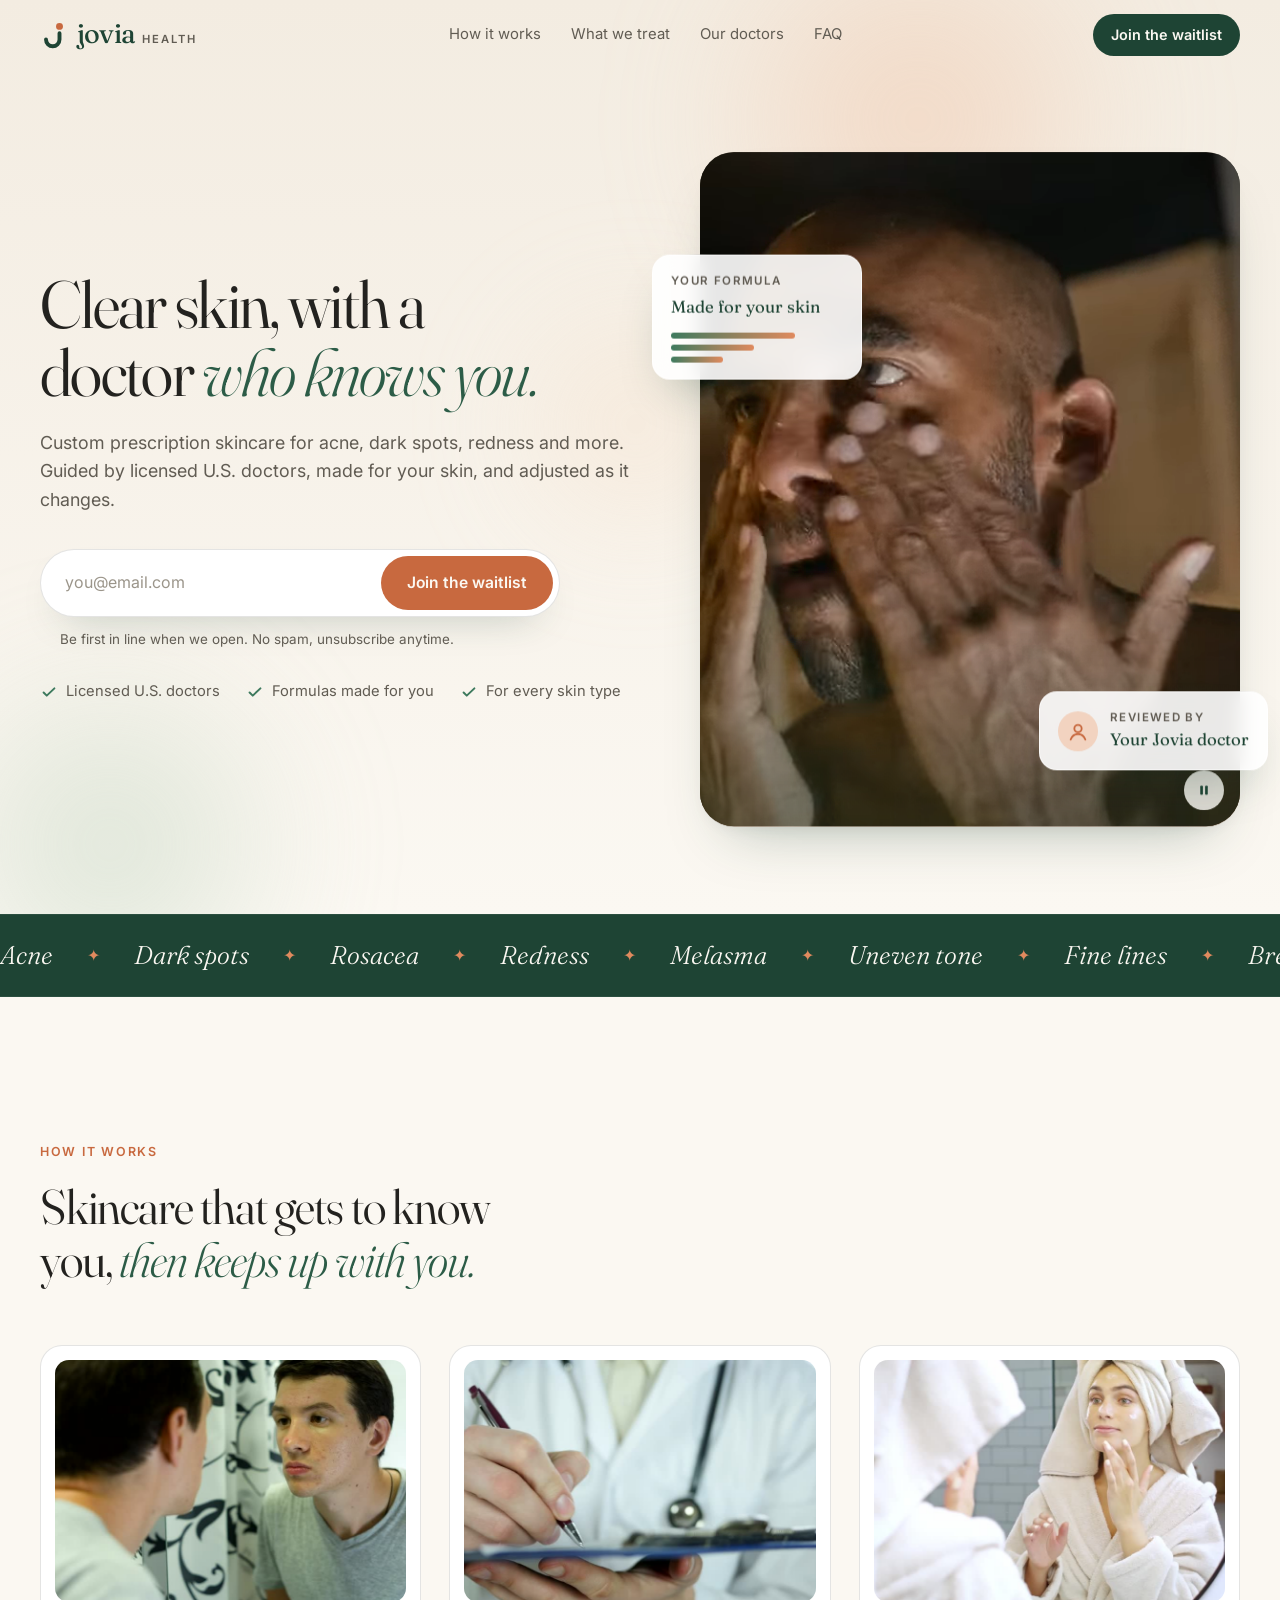
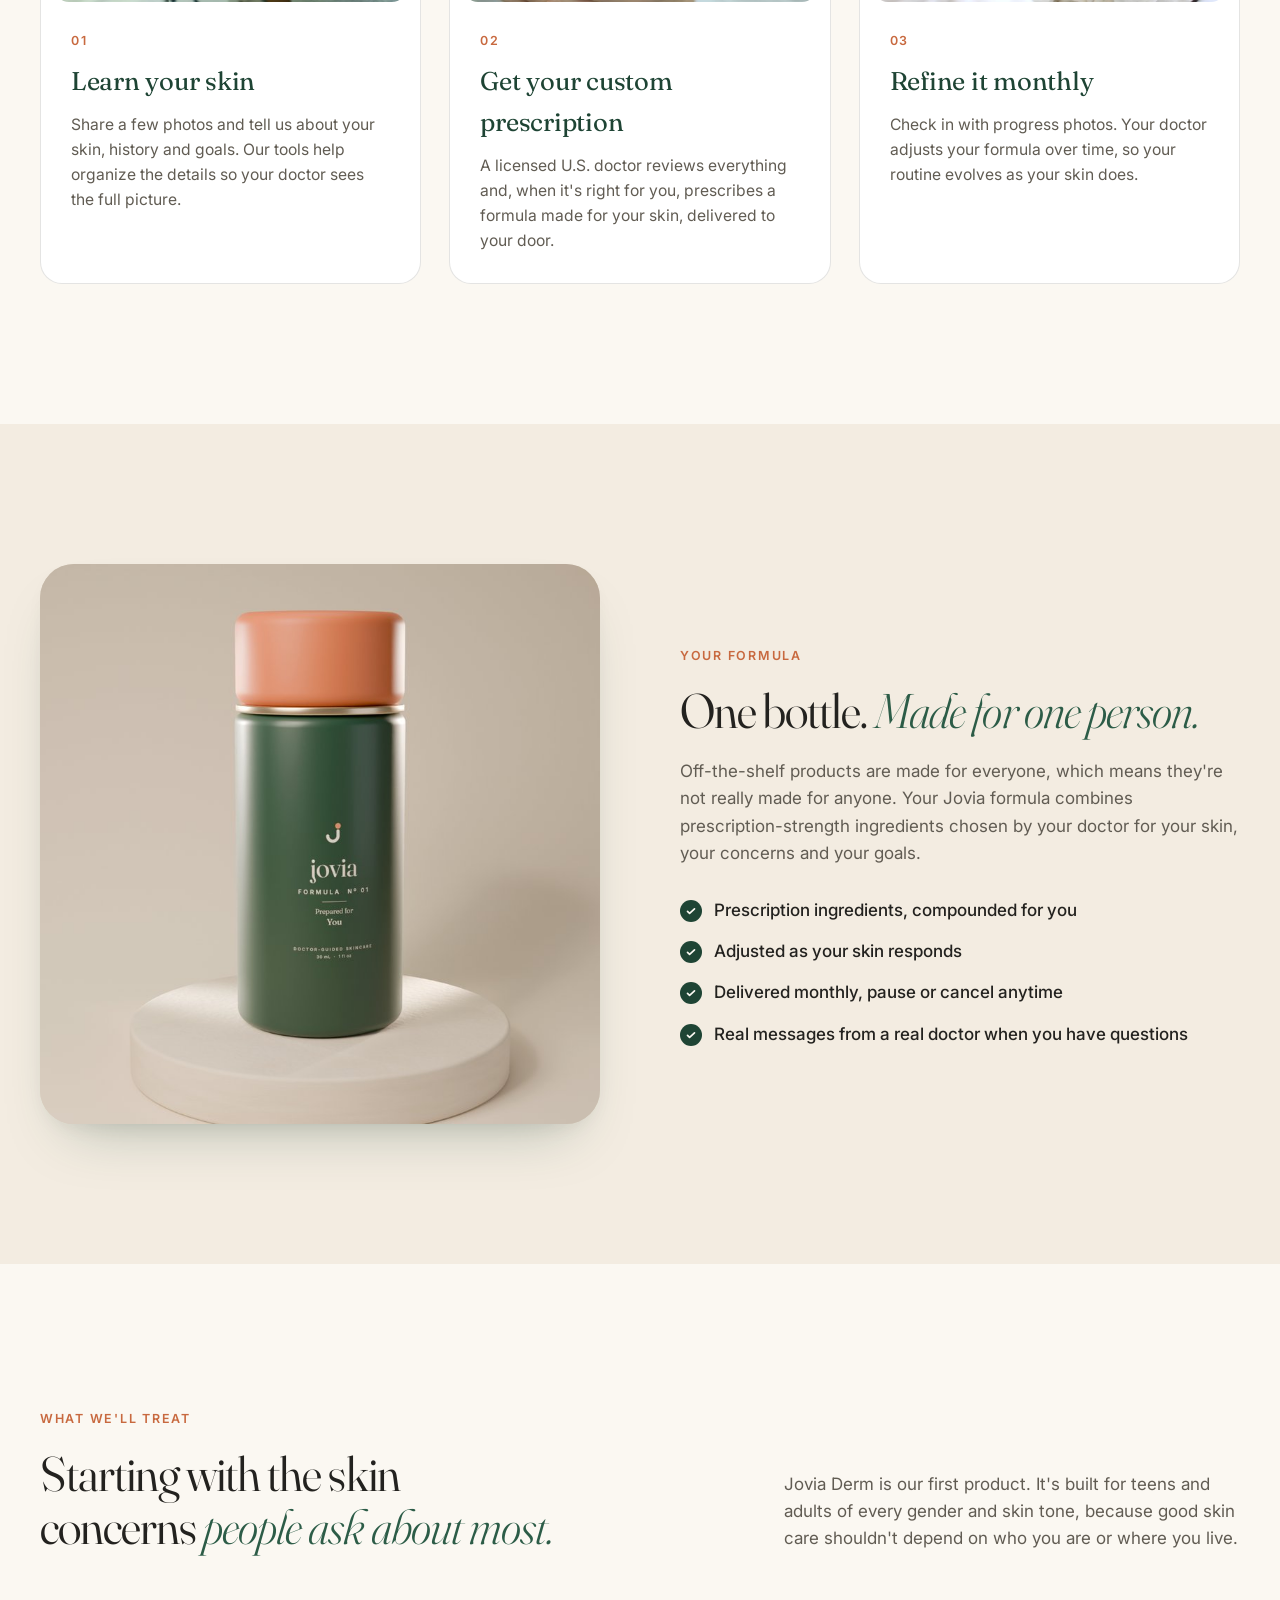
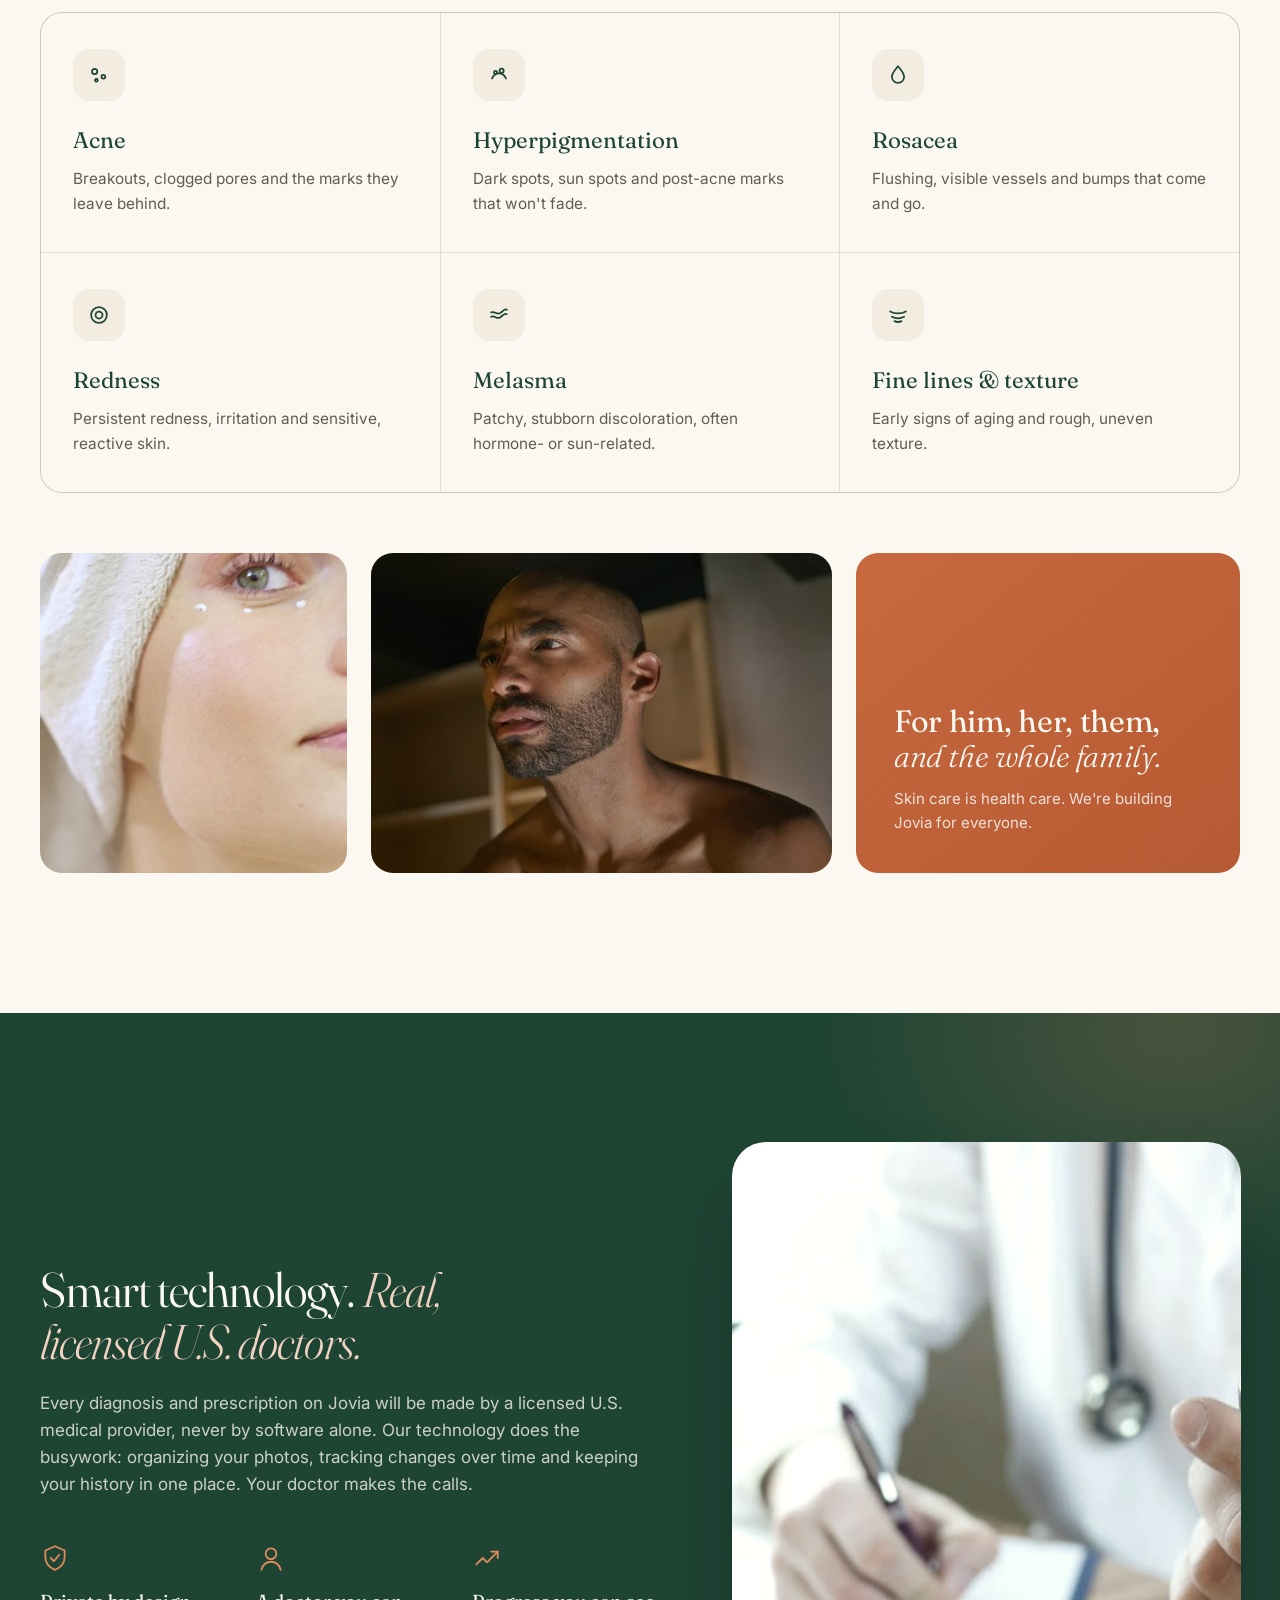
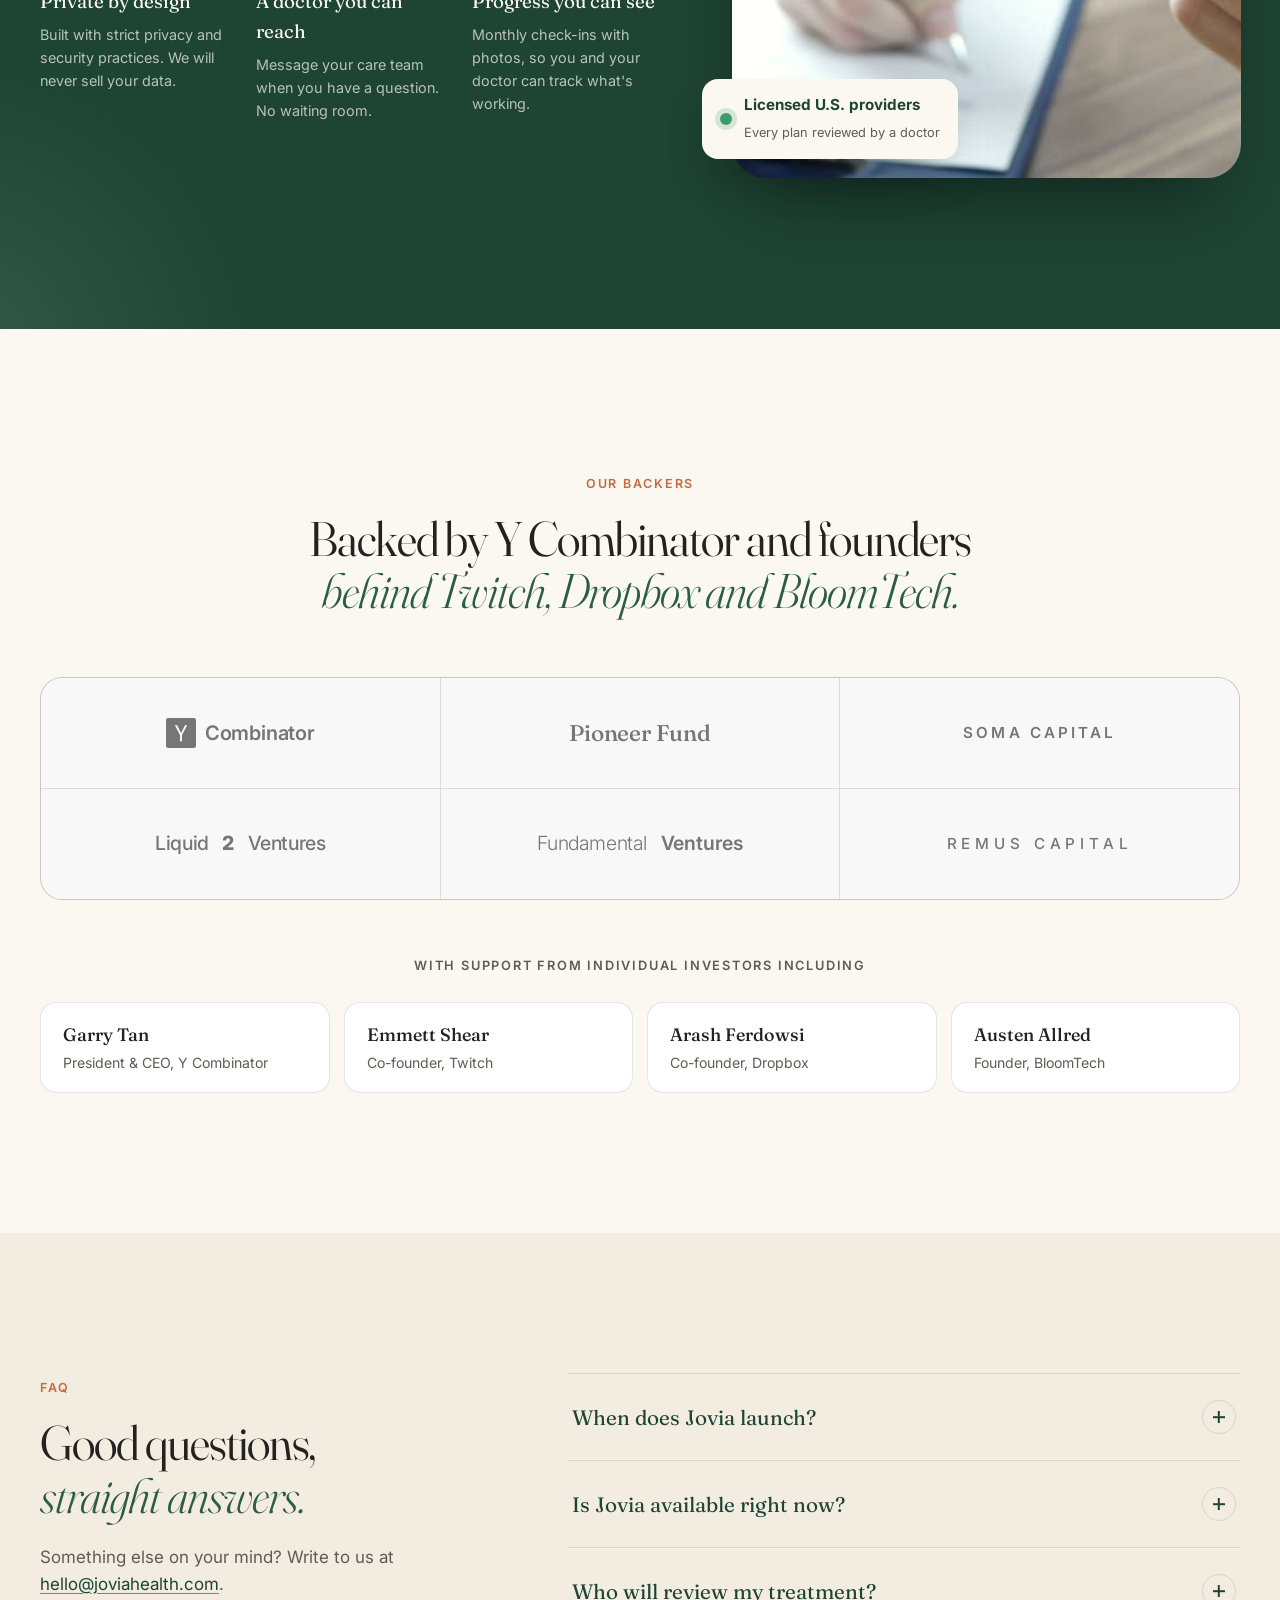
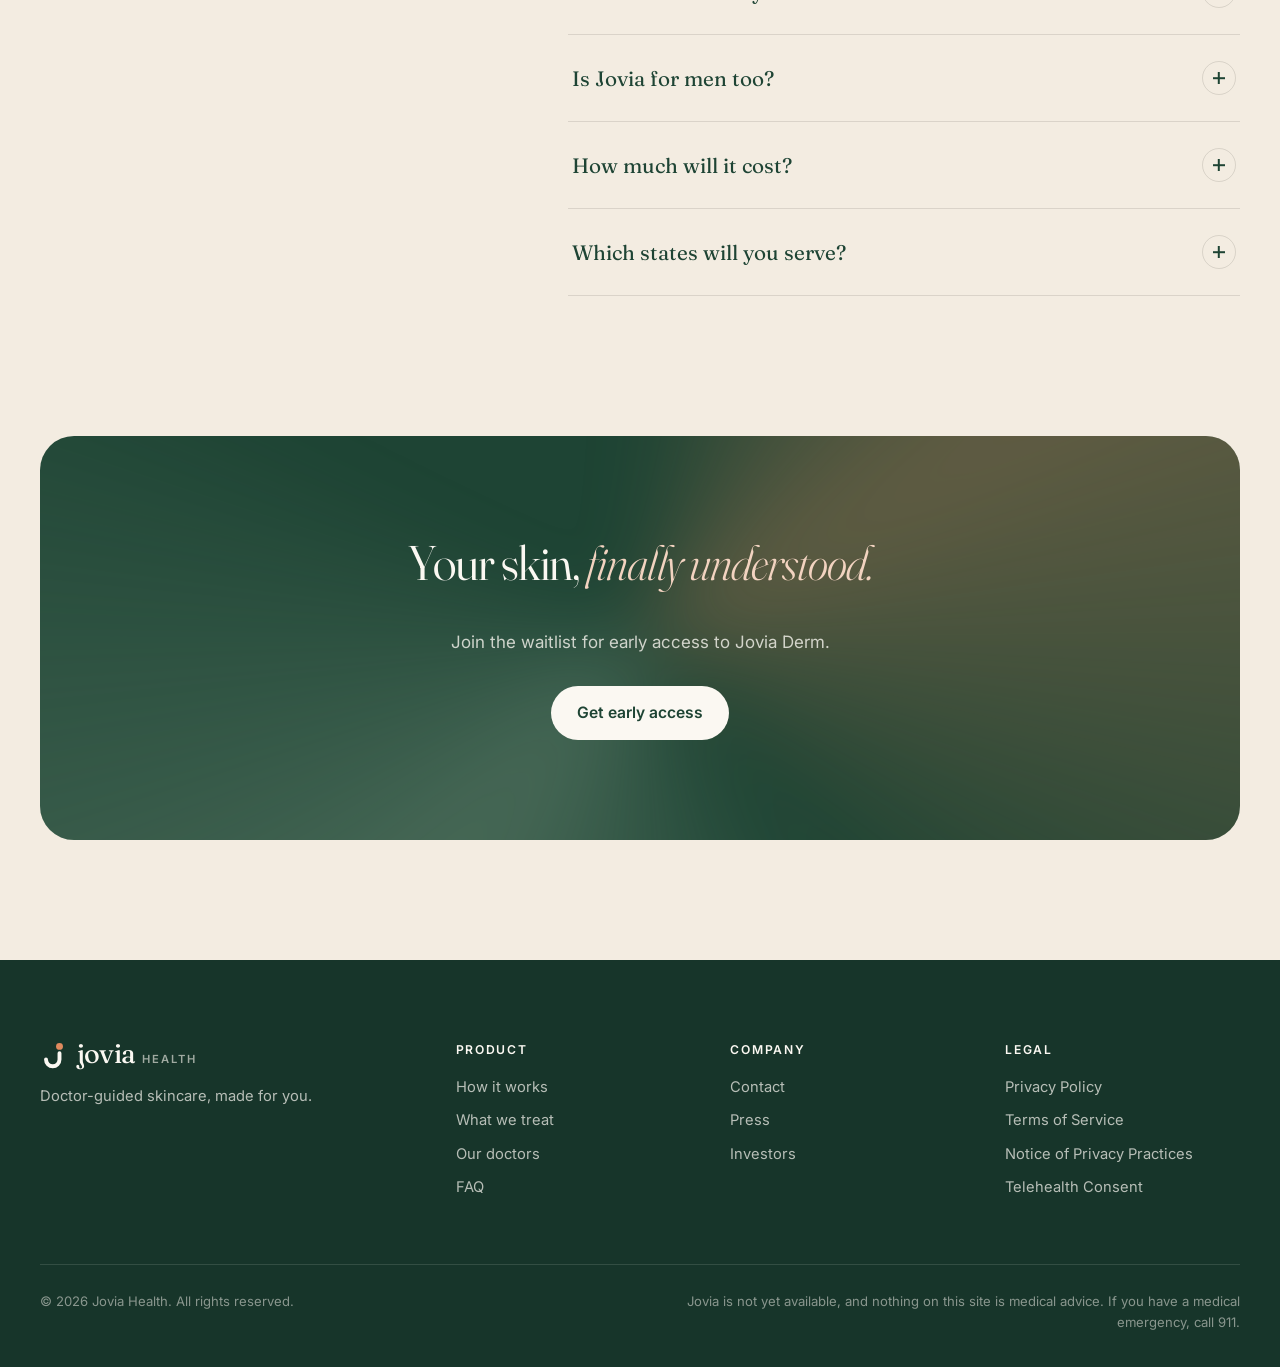
<file: index.html>
<!doctype html>
<html lang="en">
<head>
  <meta charset="utf-8">
  <meta name="viewport" content="width=device-width, initial-scale=1, viewport-fit=cover">
  <title>Jovia Health · Doctor-guided prescription skincare. Join the waitlist</title>
  <meta name="description" content="Jovia Derm is custom prescription skincare for acne, hyperpigmentation, rosacea, redness and melasma, guided by licensed U.S. doctors and refined as your skin changes. Join the waitlist.">
  <link rel="canonical" href="https://joviahealth.com/">
  <meta name="theme-color" content="#1E4434">
  <meta property="og:type" content="website">
  <meta property="og:site_name" content="Jovia Health">
  <meta property="og:title" content="Jovia Health · Skincare that knows you. Join the waitlist.">
  <meta property="og:description" content="Custom prescription skincare, guided by licensed U.S. doctors and refined as your skin changes. Join the waitlist.">
  <meta property="og:url" content="https://joviahealth.com/">
  <meta property="og:image" content="https://joviahealth.com/assets/og-image.jpg">
  <meta property="og:image:width" content="1200">
  <meta property="og:image:height" content="630">
  <meta name="twitter:card" content="summary_large_image">
  <meta name="twitter:title" content="Jovia Health · Skincare that knows you. Join the waitlist.">
  <meta name="twitter:description" content="Custom prescription skincare, guided by licensed U.S. doctors. Join the waitlist.">
  <meta name="twitter:image" content="https://joviahealth.com/assets/og-image.jpg">
  <link rel="icon" href="/favicon.svg" type="image/svg+xml">
  <link rel="icon" href="/favicon-32.png" sizes="32x32" type="image/png">
  <link rel="apple-touch-icon" href="/apple-touch-icon.png">
  <link rel="manifest" href="/site.webmanifest">
  <link rel="preconnect" href="https://fonts.googleapis.com">
  <link rel="preconnect" href="https://fonts.gstatic.com" crossorigin>
  <link href="https://fonts.googleapis.com/css2?family=Fraunces:ital,opsz,wght@0,9..144,300..600;1,9..144,300..500&family=Inter:wght@400;500;600&display=swap" rel="stylesheet">
  <link rel="preload" as="image" href="/assets/img/hero-poster.jpg">
  <link rel="stylesheet" href="/styles.css">
  <script type="application/ld+json">
  {"@context":"https://schema.org","@type":"Organization","name":"Jovia Health","url":"https://joviahealth.com","logo":"https://joviahealth.com/apple-touch-icon.png"}
  </script>
</head>
<body>
<a class="skip" href="#main">Skip to content</a>

<header class="nav" id="top">
  <div class="nav__inner">
    <a class="brand" href="#top" aria-label="Jovia Health home">
      <svg class="brand__mark" viewBox="0 0 40 40" aria-hidden="true"><circle cx="26" cy="8.5" r="4.6" fill="var(--clay)"/><path d="M26 17.5v8.5a9 9 0 0 1-18 0" stroke="currentColor" stroke-width="5.2" stroke-linecap="round" fill="none"/></svg>
      <span class="brand__word">jovia</span><span class="brand__tag">health</span>
    </a>
    <nav class="nav__links" aria-label="Primary">
      <a href="#how">How it works</a>
      <a href="#conditions">What we treat</a>
      <a href="#doctors">Our doctors</a>
      <a href="#faq">FAQ</a>
    </nav>
    <a class="btn btn--small btn--dark" href="#waitlist">Join the waitlist</a>
  </div>
</header>

<main id="main">

  <!-- HERO -->
  <section class="hero" aria-labelledby="hero-title">
    <div class="hero__bg" aria-hidden="true">
      <span class="blob blob--a"></span><span class="blob blob--b"></span><span class="blob blob--c"></span>
    </div>
    <div class="wrap hero__grid">
      <div class="hero__copy">
        <h1 id="hero-title" class="display reveal" data-delay="1">Clear skin, with a doctor <em>who knows you.</em></h1>
        <p class="lede reveal" data-delay="2">Custom prescription skincare for acne, dark spots, redness and more. Guided by licensed U.S. doctors, made for your skin, and adjusted as it changes.</p>

        <form class="waitlist reveal" data-delay="3" id="waitlist" novalidate aria-describedby="waitlist-note">
          <!--
            WAITLIST BACKEND: front-end only for now.
            To go live, set WAITLIST_ENDPOINT in /main.js to your Formspree form URL
            (e.g. https://formspree.io/f/xxxxxxx) or a Mailchimp/ConvertKit/serverless endpoint.
            The form posts { email, source } as JSON. See submitWaitlist() in main.js.
          -->
          <label class="sr-only" for="email">Email address</label>
          <div class="waitlist__field">
            <input id="email" name="email" type="email" inputmode="email" autocomplete="email" placeholder="you@email.com" required>
            <button class="btn btn--clay" type="submit"><span class="btn__label">Join the waitlist</span><span class="btn__spinner" aria-hidden="true"></span></button>
          </div>
          <p class="waitlist__note" id="waitlist-note">Be first in line when we open. No spam, unsubscribe anytime.</p>
          <p class="waitlist__error" role="alert" aria-live="assertive"></p>
          <div class="waitlist__success" role="status" aria-live="polite" tabindex="-1">
            <svg viewBox="0 0 24 24" aria-hidden="true"><circle cx="12" cy="12" r="11"/><path d="M7 12.5l3.2 3.2L17 9"/></svg>
            <div><strong>You're on the list.</strong><span>We'll email you as soon as Jovia opens in your state.</span></div>
          </div>
        </form>

        <ul class="hero__points reveal" data-delay="4" aria-label="Highlights">
          <li><svg viewBox="0 0 20 20" aria-hidden="true"><path d="M4 10.5l3.5 3.5L16 6"/></svg>Licensed U.S. doctors</li>
          <li><svg viewBox="0 0 20 20" aria-hidden="true"><path d="M4 10.5l3.5 3.5L16 6"/></svg>Formulas made for you</li>
          <li><svg viewBox="0 0 20 20" aria-hidden="true"><path d="M4 10.5l3.5 3.5L16 6"/></svg>For every skin type</li>
        </ul>
      </div>

      <div class="hero__media reveal" data-delay="2">
        <div class="hero__frame" data-parallax="0.06">
          <video class="hero__video" autoplay muted loop playsinline preload="metadata" poster="/assets/img/hero-poster.jpg" aria-label="People of different ages and genders caring for their skin">
            <source src="/assets/video/hero.webm" type="video/webm">
            <source src="/assets/video/hero.mp4" type="video/mp4">
          </video>
          <button class="video-toggle" type="button" aria-label="Pause background video" aria-pressed="false">
            <svg class="i-pause" viewBox="0 0 24 24" aria-hidden="true"><rect x="7" y="6" width="3.5" height="12" rx="1"/><rect x="13.5" y="6" width="3.5" height="12" rx="1"/></svg>
            <svg class="i-play" viewBox="0 0 24 24" aria-hidden="true"><path d="M8 6l10 6-10 6z"/></svg>
          </button>
        </div>
        <div class="float-card float-card--rx" data-parallax="-0.08" aria-hidden="true">
          <span class="float-card__k">Your formula</span>
          <span class="float-card__v">Made for your skin</span>
          <span class="float-card__bars"><i style="--w:72%"></i><i style="--w:48%"></i><i style="--w:30%"></i></span>
        </div>
        <div class="float-card float-card--doc" data-parallax="0.1" aria-hidden="true">
          <span class="avatar"><svg viewBox="0 0 24 24"><circle cx="12" cy="9" r="4"/><path d="M4 21c1.5-4 4.5-6 8-6s6.5 2 8 6"/></svg></span>
          <span><span class="float-card__k">Reviewed by</span><span class="float-card__v">Your Jovia doctor</span></span>
        </div>
      </div>
    </div>
  </section>

  <!-- MARQUEE -->
  <div class="marquee" aria-hidden="true">
    <div class="marquee__track">
      <span>Acne</span><i>✦</i><span>Dark spots</span><i>✦</i><span>Rosacea</span><i>✦</i><span>Redness</span><i>✦</i><span>Melasma</span><i>✦</i><span>Uneven tone</span><i>✦</i><span>Fine lines</span><i>✦</i><span>Breakouts</span><i>✦</i>
      <span>Acne</span><i>✦</i><span>Dark spots</span><i>✦</i><span>Rosacea</span><i>✦</i><span>Redness</span><i>✦</i><span>Melasma</span><i>✦</i><span>Uneven tone</span><i>✦</i><span>Fine lines</span><i>✦</i><span>Breakouts</span><i>✦</i>
    </div>
  </div>

  <!-- HOW IT WORKS -->
  <section class="section how" id="how" aria-labelledby="how-title">
    <div class="wrap">
      <div class="section__head">
        <p class="eyebrow reveal">How it works</p>
        <h2 id="how-title" class="h2 reveal" data-delay="1">Skincare that gets to know you, <em>then keeps up with you.</em></h2>
      </div>
      <ol class="steps">
        <li class="step reveal" data-delay="1">
          <figure class="step__img"><img src="/assets/img/learn.jpg" alt="A man looking closely at his skin in the bathroom mirror" loading="lazy" width="900" height="506"></figure>
          <span class="step__n">01</span>
          <h3>Learn your skin</h3>
          <p>Share a few photos and tell us about your skin, history and goals. Our tools help organize the details so your doctor sees the full picture.</p>
        </li>
        <li class="step reveal" data-delay="2">
          <figure class="step__img"><img src="/assets/img/prescribe.jpg" alt="A doctor writing notes on a clipboard" loading="lazy" width="900" height="506"></figure>
          <span class="step__n">02</span>
          <h3>Get your custom prescription</h3>
          <p>A licensed U.S. doctor reviews everything and, when it's right for you, prescribes a formula made for your skin, delivered to your door.</p>
        </li>
        <li class="step reveal" data-delay="3">
          <figure class="step__img"><img src="/assets/img/refine.jpg" alt="A woman in a bathrobe checking her skin in a round mirror" loading="lazy" width="900" height="506"></figure>
          <span class="step__n">03</span>
          <h3>Refine it monthly</h3>
          <p>Check in with progress photos. Your doctor adjusts your formula over time, so your routine evolves as your skin does.</p>
        </li>
      </ol>
    </div>
  </section>

  <!-- FORMULA FEATURE -->
  <section class="section formula" aria-labelledby="formula-title">
    <div class="wrap formula__grid">
      <div class="formula__visual reveal">
        <img class="formula__img" src="/assets/img/formula-bottle.jpg" srcset="/assets/img/formula-bottle-800.jpg 800w, /assets/img/formula-bottle.jpg 1230w" sizes="(max-width:1080px) 92vw, 560px" alt="A matte green Jovia bottle with a clay-colored cap, labeled Formula Nº 01, Prepared for You" loading="lazy" width="1230" height="1230">
      </div>
      <div class="formula__copy">
        <p class="eyebrow reveal">Your formula</p>
        <h2 id="formula-title" class="h2 reveal" data-delay="1">One bottle. <em>Made for one person.</em></h2>
        <p class="body reveal" data-delay="2">Off-the-shelf products are made for everyone, which means they're not really made for anyone. Your Jovia formula combines prescription-strength ingredients chosen by your doctor for your skin, your concerns and your goals.</p>
        <ul class="ticks reveal" data-delay="3">
          <li>Prescription ingredients, compounded for you</li>
          <li>Adjusted as your skin responds</li>
          <li>Delivered monthly, pause or cancel anytime</li>
          <li>Real messages from a real doctor when you have questions</li>
        </ul>
      </div>
    </div>
  </section>

  <!-- CONDITIONS -->
  <section class="section conditions" id="conditions" aria-labelledby="cond-title">
    <div class="wrap">
      <div class="section__head section__head--split">
        <div>
          <p class="eyebrow reveal">What we'll treat</p>
          <h2 id="cond-title" class="h2 reveal" data-delay="1">Starting with the skin concerns <em>people ask about most.</em></h2>
        </div>
        <p class="body reveal" data-delay="2">Jovia Derm is our first product. It's built for teens and adults of every gender and skin tone, because good skin care shouldn't depend on who you are or where you live.</p>
      </div>
      <div class="cond-grid">
        <article class="cond reveal" data-delay="1"><span class="cond__icon" aria-hidden="true"><svg viewBox="0 0 32 32"><circle cx="11" cy="12" r="3"/><circle cx="21" cy="18" r="2.2"/><circle cx="13" cy="22" r="1.6"/></svg></span><h3>Acne</h3><p>Breakouts, clogged pores and the marks they leave behind.</p></article>
        <article class="cond reveal" data-delay="2"><span class="cond__icon" aria-hidden="true"><svg viewBox="0 0 32 32"><path d="M8 20c3-8 13-8 16 0"/><circle cx="12" cy="13" r="1.8"/><circle cx="19" cy="11" r="2.4"/></svg></span><h3>Hyperpigmentation</h3><p>Dark spots, sun spots and post-acne marks that won't fade.</p></article>
        <article class="cond reveal" data-delay="3"><span class="cond__icon" aria-hidden="true"><svg viewBox="0 0 32 32"><path d="M16 6c4 5 7 8 7 12a7 7 0 0 1-14 0c0-4 3-7 7-12z"/></svg></span><h3>Rosacea</h3><p>Flushing, visible vessels and bumps that come and go.</p></article>
        <article class="cond reveal" data-delay="1"><span class="cond__icon" aria-hidden="true"><svg viewBox="0 0 32 32"><circle cx="16" cy="16" r="9"/><circle cx="16" cy="16" r="4"/></svg></span><h3>Redness</h3><p>Persistent redness, irritation and sensitive, reactive skin.</p></article>
        <article class="cond reveal" data-delay="2"><span class="cond__icon" aria-hidden="true"><svg viewBox="0 0 32 32"><path d="M7 18c4-2 6 3 10 1s5-6 8-4"/><path d="M7 13c4-2 6 3 10 1s5-6 8-4"/></svg></span><h3>Melasma</h3><p>Patchy, stubborn discoloration, often hormone- or sun-related.</p></article>
        <article class="cond reveal" data-delay="3"><span class="cond__icon" aria-hidden="true"><svg viewBox="0 0 32 32"><path d="M7 12c5 3 13 3 18 0"/><path d="M9 18c4 2 10 2 14 0"/><path d="M12 23c2 1 6 1 8 0"/></svg></span><h3>Fine lines &amp; texture</h3><p>Early signs of aging and rough, uneven texture.</p></article>
      </div>

      <div class="people" aria-label="Jovia is for everyone">
        <figure class="people__item people__item--tall reveal" data-delay="1"><img src="/assets/img/woman-cream.jpg" alt="A young woman applying cream under her eye" loading="lazy"></figure>
        <figure class="people__item reveal" data-delay="2"><img src="/assets/img/man-apply.jpg" alt="A man with a beard examining his skin in soft light" loading="lazy"></figure>
        <figure class="people__quote reveal" data-delay="3">
          <p>For him, her, them, <em>and the whole family.</em></p>
          <span>Skin care is health care. We're building Jovia for everyone.</span>
        </figure>
      </div>
    </div>
  </section>

  <!-- DOCTORS / TRUST -->
  <section class="section doctors" id="doctors" aria-labelledby="doc-title">
    <div class="doctors__bg" aria-hidden="true"></div>
    <div class="wrap doctors__grid">
      <div class="doctors__copy">
        <p class="eyebrow eyebrow--light reveal">Guided by doctors</p>
        <h2 id="doc-title" class="h2 h2--light reveal" data-delay="1">Smart technology. <em>Real, licensed U.S. doctors.</em></h2>
        <p class="body body--light reveal" data-delay="2">Every diagnosis and prescription on Jovia will be made by a licensed U.S. medical provider, never by software alone. Our technology does the busywork: organizing your photos, tracking changes over time and keeping your history in one place. Your doctor makes the calls.</p>
        <div class="pillars">
          <div class="pillar reveal" data-delay="1"><svg viewBox="0 0 28 28" aria-hidden="true"><path d="M14 3l9 4v6c0 6-4 10-9 12-5-2-9-6-9-12V7z"/><path d="M10 14l3 3 5-6"/></svg><h3>Private by design</h3><p>Built with strict privacy and security practices. We will never sell your data.</p></div>
          <div class="pillar reveal" data-delay="2"><svg viewBox="0 0 28 28" aria-hidden="true"><circle cx="14" cy="10" r="5"/><path d="M5 25c1.5-5 5-7.5 9-7.5s7.5 2.5 9 7.5"/></svg><h3>A doctor you can reach</h3><p>Message your care team when you have a question. No waiting room.</p></div>
          <div class="pillar reveal" data-delay="3"><svg viewBox="0 0 28 28" aria-hidden="true"><path d="M4 20l6-6 4 4 10-10"/><path d="M18 8h6v6"/></svg><h3>Progress you can see</h3><p>Monthly check-ins with photos, so you and your doctor can track what's working.</p></div>
        </div>
      </div>
      <div class="doctors__media reveal" data-delay="2">
        <div class="doctors__frame" data-parallax="0.05">
          <video autoplay muted loop playsinline preload="none" poster="/assets/img/doctor-poster.jpg" aria-hidden="true" tabindex="-1">
            <source src="/assets/video/doctor.mp4" type="video/mp4">
          </video>
        </div>
        <div class="badge-card" aria-hidden="true">
          <span class="badge-card__dot"></span>
          <span><b>Licensed U.S. providers</b><small>Every plan reviewed by a doctor</small></span>
        </div>
      </div>
    </div>
  </section>

  <!-- INVESTORS -->
  <section class="section investors" id="investors" aria-labelledby="inv-title" data-investors>
    <div class="wrap">
      <div class="section__head section__head--center">
        <p class="eyebrow reveal">Our backers</p>
        <h2 id="inv-title" class="h2 reveal" data-delay="1">Backed by Y Combinator and founders <em>behind Twitch, Dropbox and BloomTech.</em></h2>
      </div>
      <ul class="logos reveal" data-delay="2" aria-label="Investment firms">
        <li class="logo logo--yc" title="Y Combinator">
          <svg viewBox="0 0 256 256" aria-hidden="true"><rect width="256" height="256" rx="18" fill="currentColor"/><path d="M119.373653,144.745813 L75.43296,62.4315733 L95.5144533,62.4315733 L121.36192,114.52416 C121.759575,115.452022 122.2235,116.413008 122.753707,117.407147 C123.283914,118.401285 123.747838,119.428546 124.145493,120.48896 C124.410597,120.886615 124.609422,121.251127 124.741973,121.582507 C124.874525,121.913886 125.007075,122.212123 125.139627,122.477227 C125.802386,123.802744 126.39886,125.095105 126.929067,126.354347 C127.459274,127.613589 127.923198,128.773399 128.320853,129.833813 C129.381268,127.580433 130.541078,125.1614 131.80032,122.57664 C133.059562,119.99188 134.351922,117.307747 135.67744,114.52416 L161.92256,62.4315733 L180.612267,62.4315733 L136.27392,145.739947 L136.27392,198.826667 L119.373653,198.826667 L119.373653,144.745813 Z" fill="var(--logo-knock)"/></svg>
          <span>Combinator</span><span class="sr-only">Y Combinator</span>
        </li>
        <li class="logo logo--serif">Pioneer Fund</li>
        <li class="logo logo--caps">Soma Capital</li>
        <li class="logo logo--sans">Liquid&nbsp;<b>2</b>&nbsp;Ventures</li>
        <li class="logo logo--light">Fundamental <b>Ventures</b></li>
        <li class="logo logo--caps logo--wide">Remus Capital</li>
      </ul>
      <p class="angels__label reveal">With support from individual investors including</p>
      <ul class="angels" aria-label="Individual investors">
        <li class="angel reveal" data-delay="1"><b>Garry Tan</b><span>President &amp; CEO, Y Combinator</span></li>
        <li class="angel reveal" data-delay="2"><b>Emmett Shear</b><span>Co-founder, Twitch</span></li>
        <li class="angel reveal" data-delay="3"><b>Arash Ferdowsi</b><span>Co-founder, Dropbox</span></li>
        <li class="angel reveal" data-delay="4"><b>Austen Allred</b><span>Founder, BloomTech</span></li>
      </ul>
    </div>
  </section>

  <!-- FAQ -->
  <section class="section faq" id="faq" aria-labelledby="faq-title">
    <div class="wrap faq__grid">
      <div>
        <p class="eyebrow reveal">FAQ</p>
        <h2 id="faq-title" class="h2 reveal" data-delay="1">Good questions, <em>straight answers.</em></h2>
        <p class="body reveal" data-delay="2">Something else on your mind? Write to us at <a class="link" href="mailto:hello@joviahealth.com">hello@joviahealth.com</a>.</p>
      </div>
      <div class="faq__list">
        <details class="qa reveal"><summary>When does Jovia launch?<span class="qa__plus" aria-hidden="true"></span></summary><div class="qa__a"><p>We're putting the finishing touches on Jovia Derm now and will open access in waves. Join the waitlist and you'll be among the first to hear when we're live in your state.</p></div></details>
        <details class="qa reveal"><summary>Is Jovia available right now?<span class="qa__plus" aria-hidden="true"></span></summary><div class="qa__a"><p>Not yet. We aren't taking patients or issuing prescriptions today. Everything on this page describes how Jovia will work at launch.</p></div></details>
        <details class="qa reveal"><summary>Who will review my treatment?<span class="qa__plus" aria-hidden="true"></span></summary><div class="qa__a"><p>Every assessment and prescription will come from a licensed U.S. medical provider. Our software helps organize information and track progress, but a doctor makes every treatment decision.</p></div></details>
        <details class="qa reveal"><summary>Is Jovia for men too?<span class="qa__plus" aria-hidden="true"></span></summary><div class="qa__a"><p>Absolutely. Acne, dark spots and redness affect everyone. Jovia is built for adults and teens of every gender and skin tone (patients under 18 will need a parent or guardian's consent).</p></div></details>
        <details class="qa reveal"><summary>How much will it cost?<span class="qa__plus" aria-hidden="true"></span></summary><div class="qa__a"><p>We'll share simple, upfront monthly pricing before launch, with no surprise fees. Waitlist members hear first.</p></div></details>
        <details class="qa reveal"><summary>Which states will you serve?<span class="qa__plus" aria-hidden="true"></span></summary><div class="qa__a"><p>We plan to launch across the U.S. in stages. When you join the waitlist we'll let you know as soon as Jovia is available where you live.</p></div></details>
      </div>
    </div>
  </section>

  <!-- FINAL CTA -->
  <section class="cta" aria-labelledby="cta-title">
    <div class="wrap">
      <div class="cta__card reveal">
        <div class="cta__glow" aria-hidden="true"></div>
        <h2 id="cta-title" class="h2 h2--light">Your skin, <em>finally understood.</em></h2>
        <p class="body body--light">Join the waitlist for early access to Jovia Derm.</p>
        <a class="btn btn--cream" href="#waitlist" data-focus-email>Get early access</a>
      </div>
    </div>
  </section>
</main>

<footer class="footer">
  <div class="wrap footer__grid">
    <div class="footer__brand">
      <a class="brand brand--light" href="#top" aria-label="Jovia Health home">
        <svg class="brand__mark" viewBox="0 0 40 40" aria-hidden="true"><circle cx="26" cy="8.5" r="4.6" fill="var(--clay-2)"/><path d="M26 17.5v8.5a9 9 0 0 1-18 0" stroke="currentColor" stroke-width="5.2" stroke-linecap="round" fill="none"/></svg>
        <span class="brand__word">jovia</span><span class="brand__tag">health</span>
      </a>
      <p>Doctor-guided skincare, made for you.</p>
    </div>
    <nav class="footer__col" aria-label="Product"><h3>Product</h3><a href="#how">How it works</a><a href="#conditions">What we treat</a><a href="#doctors">Our doctors</a><a href="#faq">FAQ</a></nav>
    <nav class="footer__col" aria-label="Company"><h3>Company</h3><a href="mailto:hello@joviahealth.com">Contact</a><a href="mailto:press@joviahealth.com">Press</a><a href="#investors">Investors</a></nav>
    <nav class="footer__col" aria-label="Legal"><h3>Legal</h3><a href="/privacy-policy/">Privacy Policy</a><a href="/terms/">Terms of Service</a><a href="/notice-of-privacy-practices/">Notice of Privacy Practices</a><a href="/telehealth-consent/">Telehealth Consent</a></nav>
  </div>
  <div class="wrap footer__base">
    <p>&copy; 2026 Jovia Health. All rights reserved.</p>
    <p class="footer__disclaimer">Jovia is not yet available, and nothing on this site is medical advice. If you have a medical emergency, call 911.</p>
  </div>
</footer>

<script src="/main.js" defer></script>
</body>
</html>
</file>
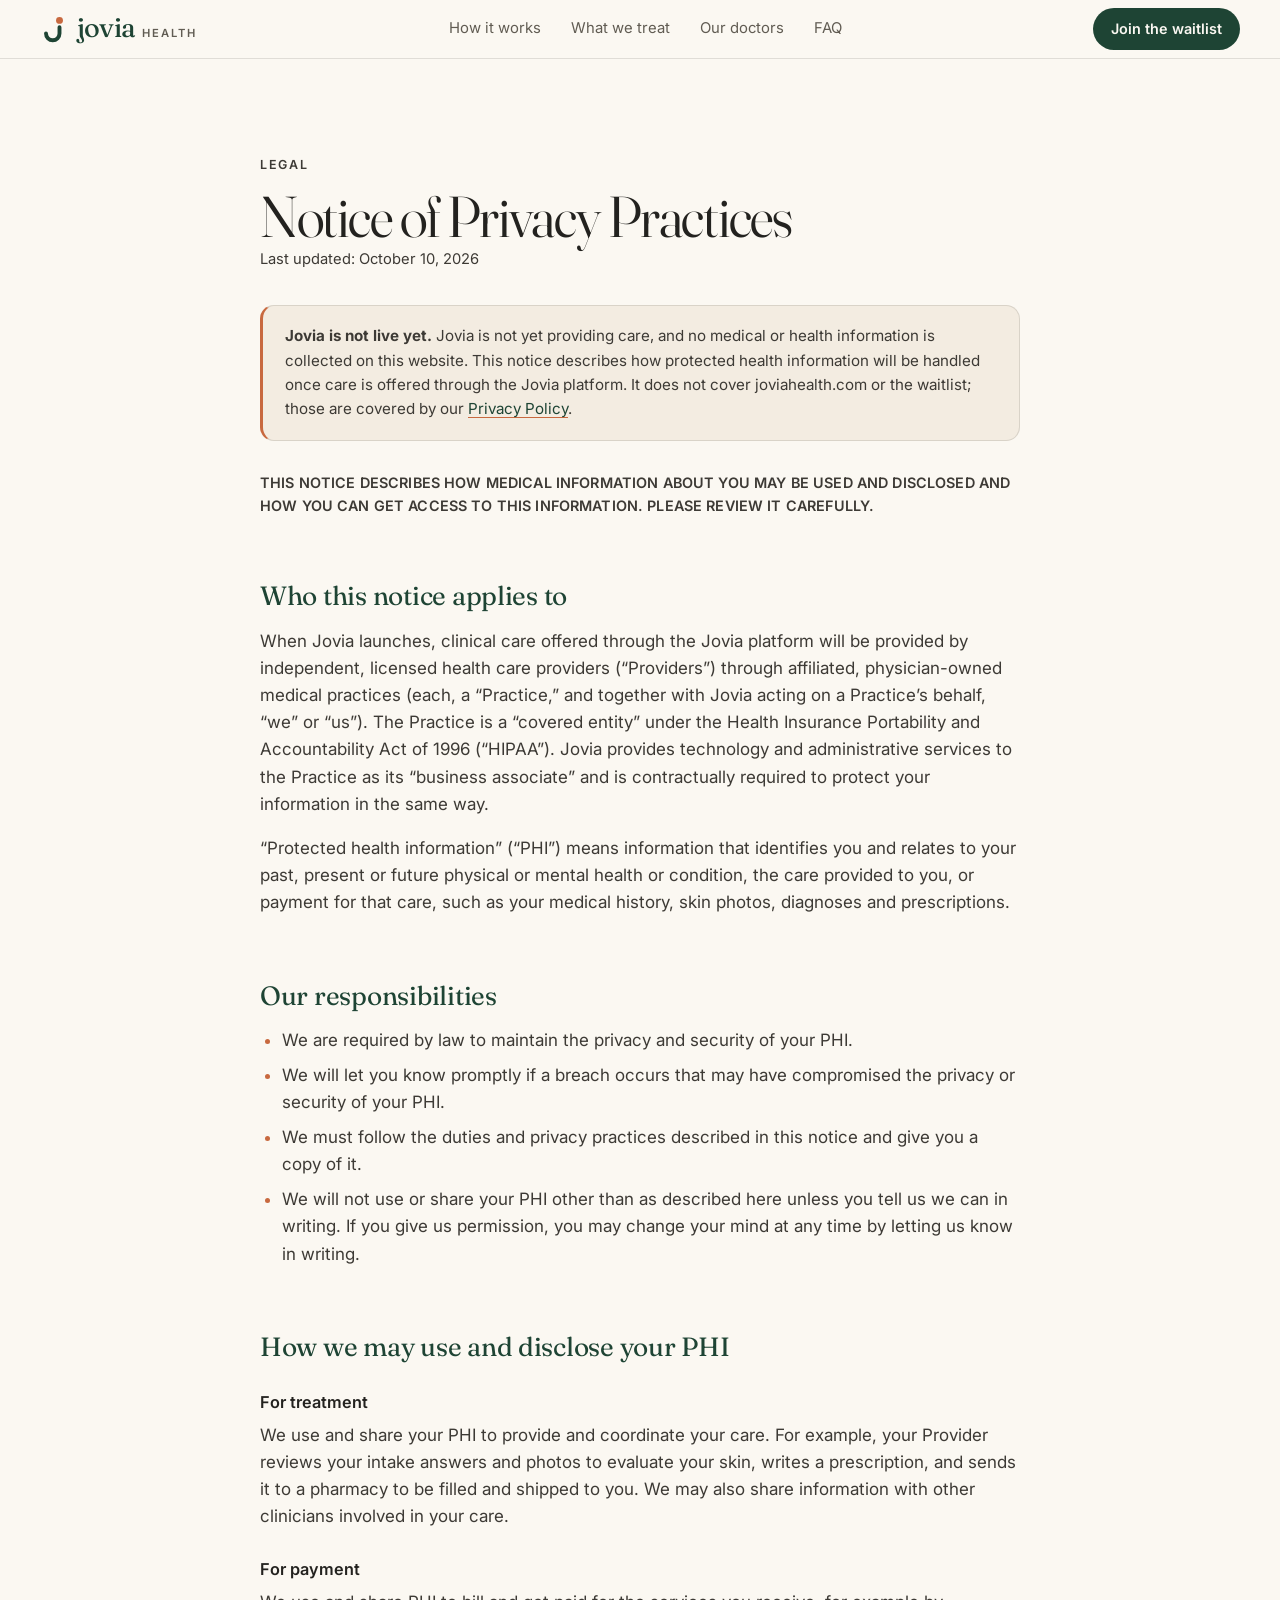
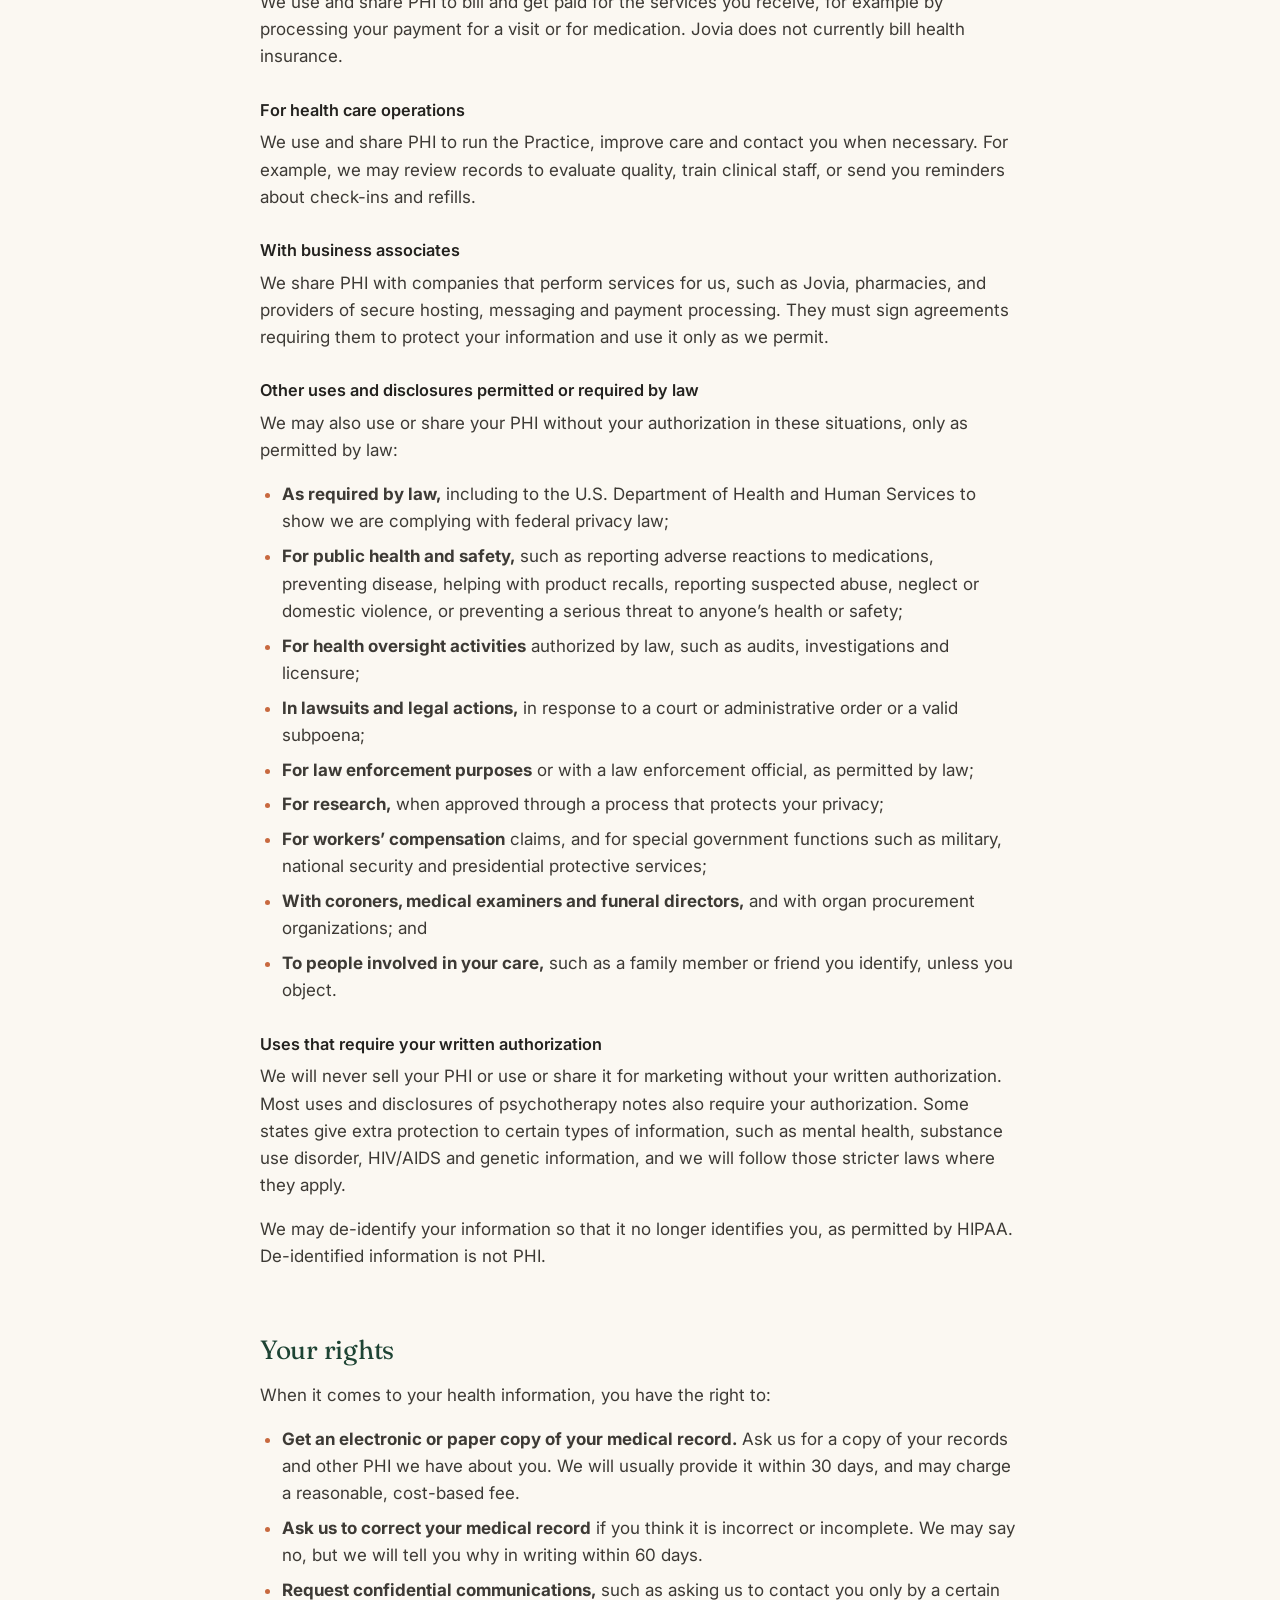
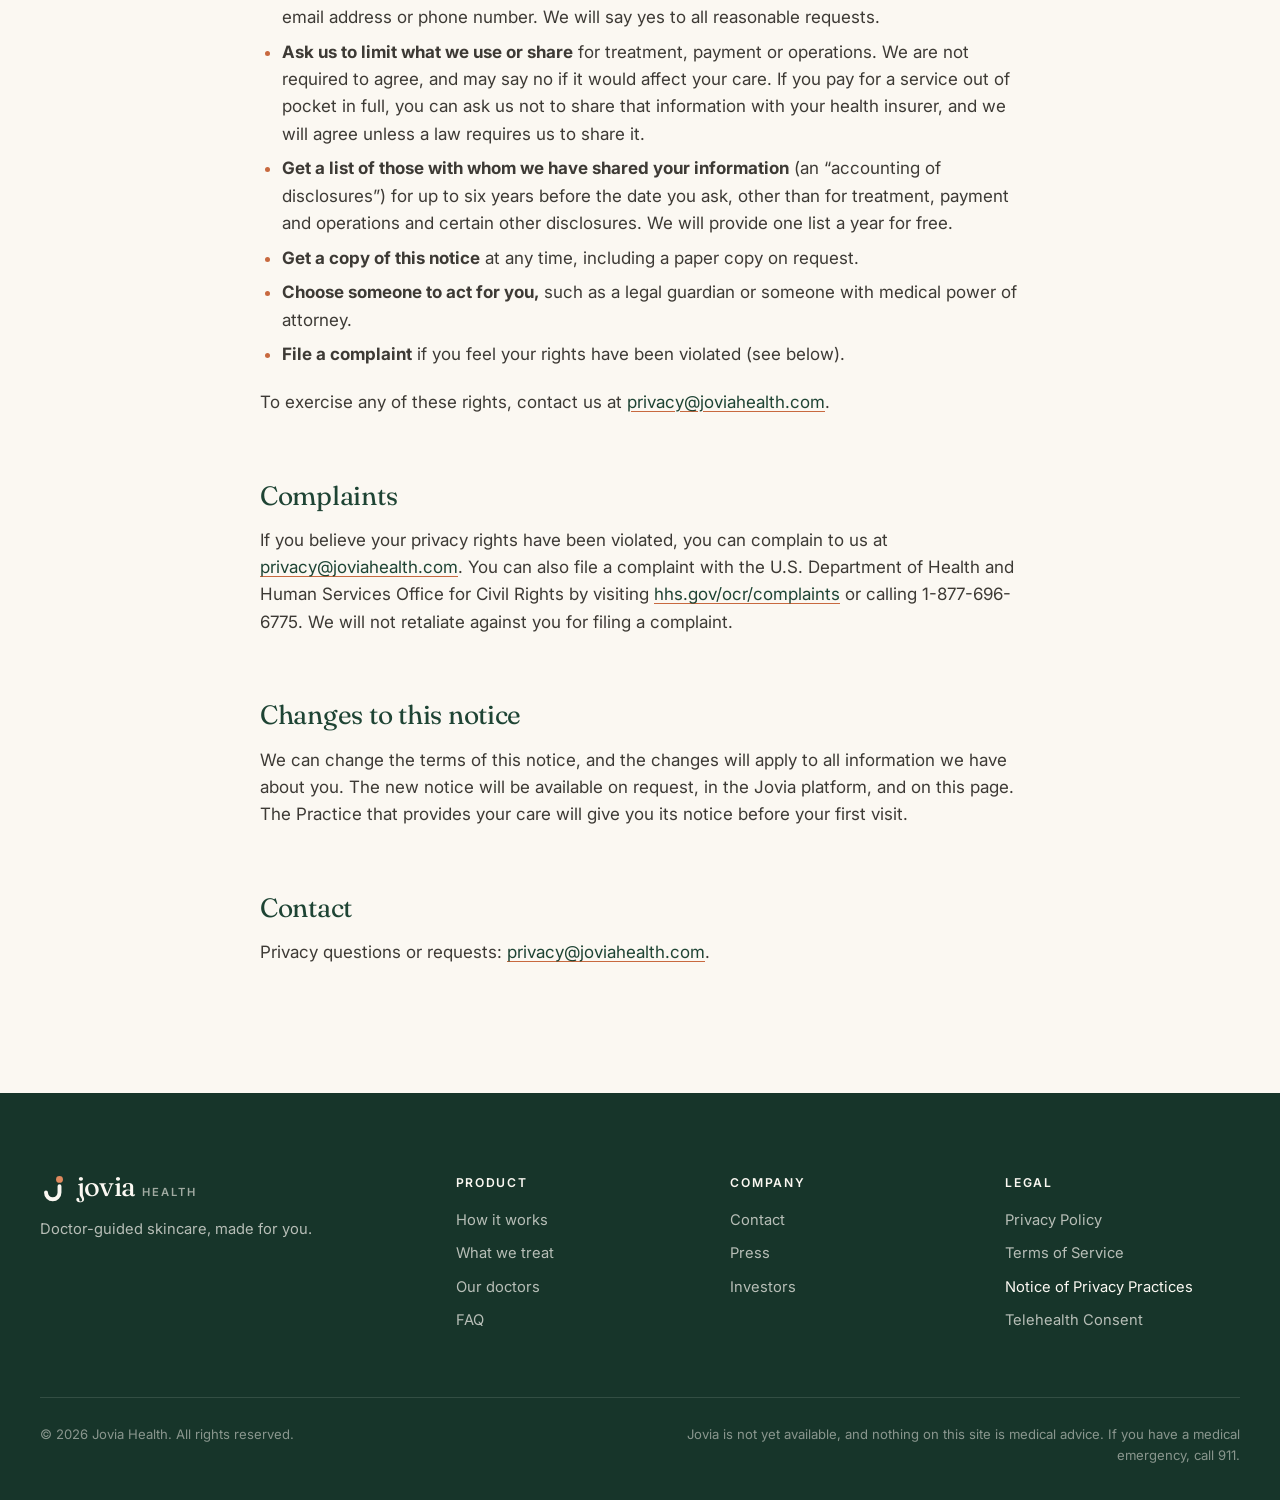
<file: notice-of-privacy-practices/index.html>
<!doctype html>
<html lang="en">
<head>
  <meta charset="utf-8">
  <meta name="viewport" content="width=device-width, initial-scale=1, viewport-fit=cover">
  <title>Notice of Privacy Practices · Jovia Health</title>
  <meta name="description" content="How medical information about you may be used and disclosed by the medical practices that will provide care through Jovia Health, and how you can get access to it.">
  <link rel="canonical" href="https://joviahealth.com/notice-of-privacy-practices/">
  <meta name="theme-color" content="#1E4434">
  <meta property="og:type" content="website">
  <meta property="og:site_name" content="Jovia Health">
  <meta property="og:title" content="Notice of Privacy Practices · Jovia Health">
  <meta property="og:description" content="How medical information about you may be used and disclosed by the medical practices that will provide care through Jovia Health, and how you can get access to it.">
  <meta property="og:url" content="https://joviahealth.com/notice-of-privacy-practices/">
  <meta property="og:image" content="https://joviahealth.com/assets/og-image.jpg">
  <link rel="icon" href="/favicon.svg" type="image/svg+xml">
  <link rel="icon" href="/favicon-32.png" sizes="32x32" type="image/png">
  <link rel="apple-touch-icon" href="/apple-touch-icon.png">
  <link rel="manifest" href="/site.webmanifest">
  <link rel="preconnect" href="https://fonts.googleapis.com">
  <link rel="preconnect" href="https://fonts.gstatic.com" crossorigin>
  <link href="https://fonts.googleapis.com/css2?family=Fraunces:ital,opsz,wght@0,9..144,300..600;1,9..144,300..500&family=Inter:wght@400;500;600&display=swap" rel="stylesheet">
  <link rel="stylesheet" href="/styles.css">
</head>
<body class="legal-page">
<a class="skip" href="#main">Skip to content</a>

<header class="nav is-scrolled" id="top">
  <div class="nav__inner">
    <a class="brand" href="/" aria-label="Jovia Health home">
      <svg class="brand__mark" viewBox="0 0 40 40" aria-hidden="true"><circle cx="26" cy="8.5" r="4.6" fill="var(--clay)"/><path d="M26 17.5v8.5a9 9 0 0 1-18 0" stroke="currentColor" stroke-width="5.2" stroke-linecap="round" fill="none"/></svg>
      <span class="brand__word">jovia</span><span class="brand__tag">health</span>
    </a>
    <nav class="nav__links" aria-label="Primary">
      <a href="/#how">How it works</a>
      <a href="/#conditions">What we treat</a>
      <a href="/#doctors">Our doctors</a>
      <a href="/#faq">FAQ</a>
    </nav>
    <a class="btn btn--small btn--dark" href="/#waitlist">Join the waitlist</a>
  </div>
</header>

<main id="main" class="legal">
  <article class="legal__inner">
    <p class="eyebrow">Legal</p>
    <h1 class="legal__title">Notice of Privacy Practices</h1>
    <p class="legal__meta">Last updated: October 10, 2026</p>
    <div class="legal__note"><p><strong>Jovia is not live yet.</strong> Jovia is not yet providing care, and no medical or health information is collected on this website. This notice describes how protected health information will be handled once care is offered through the Jovia platform. It does not cover joviahealth.com or the waitlist; those are covered by our <a href="/privacy-policy/">Privacy Policy</a>.</p></div>

    <p class="legal__lead">THIS NOTICE DESCRIBES HOW MEDICAL INFORMATION ABOUT YOU MAY BE USED AND DISCLOSED AND HOW YOU CAN GET ACCESS TO THIS INFORMATION. PLEASE REVIEW IT CAREFULLY.</p>

    <h2>Who this notice applies to</h2>
    <p>When Jovia launches, clinical care offered through the Jovia platform will be provided by independent, licensed health care providers (&ldquo;Providers&rdquo;) through affiliated, physician-owned medical practices (each, a &ldquo;Practice,&rdquo; and together with Jovia acting on a Practice&rsquo;s behalf, &ldquo;we&rdquo; or &ldquo;us&rdquo;). The Practice is a &ldquo;covered entity&rdquo; under the Health Insurance Portability and Accountability Act of 1996 (&ldquo;HIPAA&rdquo;). Jovia provides technology and administrative services to the Practice as its &ldquo;business associate&rdquo; and is contractually required to protect your information in the same way.</p>
    <p>&ldquo;Protected health information&rdquo; (&ldquo;PHI&rdquo;) means information that identifies you and relates to your past, present or future physical or mental health or condition, the care provided to you, or payment for that care, such as your medical history, skin photos, diagnoses and prescriptions.</p>

    <h2>Our responsibilities</h2>
    <ul>
      <li>We are required by law to maintain the privacy and security of your PHI.</li>
      <li>We will let you know promptly if a breach occurs that may have compromised the privacy or security of your PHI.</li>
      <li>We must follow the duties and privacy practices described in this notice and give you a copy of it.</li>
      <li>We will not use or share your PHI other than as described here unless you tell us we can in writing. If you give us permission, you may change your mind at any time by letting us know in writing.</li>
    </ul>

    <h2>How we may use and disclose your PHI</h2>
    <h3>For treatment</h3>
    <p>We use and share your PHI to provide and coordinate your care. For example, your Provider reviews your intake answers and photos to evaluate your skin, writes a prescription, and sends it to a pharmacy to be filled and shipped to you. We may also share information with other clinicians involved in your care.</p>
    <h3>For payment</h3>
    <p>We use and share PHI to bill and get paid for the services you receive, for example by processing your payment for a visit or for medication. Jovia does not currently bill health insurance.</p>
    <h3>For health care operations</h3>
    <p>We use and share PHI to run the Practice, improve care and contact you when necessary. For example, we may review records to evaluate quality, train clinical staff, or send you reminders about check-ins and refills.</p>
    <h3>With business associates</h3>
    <p>We share PHI with companies that perform services for us, such as Jovia, pharmacies, and providers of secure hosting, messaging and payment processing. They must sign agreements requiring them to protect your information and use it only as we permit.</p>

    <h3>Other uses and disclosures permitted or required by law</h3>
    <p>We may also use or share your PHI without your authorization in these situations, only as permitted by law:</p>
    <ul>
      <li><strong>As required by law,</strong> including to the U.S. Department of Health and Human Services to show we are complying with federal privacy law;</li>
      <li><strong>For public health and safety,</strong> such as reporting adverse reactions to medications, preventing disease, helping with product recalls, reporting suspected abuse, neglect or domestic violence, or preventing a serious threat to anyone&rsquo;s health or safety;</li>
      <li><strong>For health oversight activities</strong> authorized by law, such as audits, investigations and licensure;</li>
      <li><strong>In lawsuits and legal actions,</strong> in response to a court or administrative order or a valid subpoena;</li>
      <li><strong>For law enforcement purposes</strong> or with a law enforcement official, as permitted by law;</li>
      <li><strong>For research,</strong> when approved through a process that protects your privacy;</li>
      <li><strong>For workers&rsquo; compensation</strong> claims, and for special government functions such as military, national security and presidential protective services;</li>
      <li><strong>With coroners, medical examiners and funeral directors,</strong> and with organ procurement organizations; and</li>
      <li><strong>To people involved in your care,</strong> such as a family member or friend you identify, unless you object.</li>
    </ul>

    <h3>Uses that require your written authorization</h3>
    <p>We will never sell your PHI or use or share it for marketing without your written authorization. Most uses and disclosures of psychotherapy notes also require your authorization. Some states give extra protection to certain types of information, such as mental health, substance use disorder, HIV/AIDS and genetic information, and we will follow those stricter laws where they apply.</p>
    <p>We may de-identify your information so that it no longer identifies you, as permitted by HIPAA. De-identified information is not PHI.</p>

    <h2>Your rights</h2>
    <p>When it comes to your health information, you have the right to:</p>
    <ul>
      <li><strong>Get an electronic or paper copy of your medical record.</strong> Ask us for a copy of your records and other PHI we have about you. We will usually provide it within 30 days, and may charge a reasonable, cost-based fee.</li>
      <li><strong>Ask us to correct your medical record</strong> if you think it is incorrect or incomplete. We may say no, but we will tell you why in writing within 60 days.</li>
      <li><strong>Request confidential communications,</strong> such as asking us to contact you only by a certain email address or phone number. We will say yes to all reasonable requests.</li>
      <li><strong>Ask us to limit what we use or share</strong> for treatment, payment or operations. We are not required to agree, and may say no if it would affect your care. If you pay for a service out of pocket in full, you can ask us not to share that information with your health insurer, and we will agree unless a law requires us to share it.</li>
      <li><strong>Get a list of those with whom we have shared your information</strong> (an &ldquo;accounting of disclosures&rdquo;) for up to six years before the date you ask, other than for treatment, payment and operations and certain other disclosures. We will provide one list a year for free.</li>
      <li><strong>Get a copy of this notice</strong> at any time, including a paper copy on request.</li>
      <li><strong>Choose someone to act for you,</strong> such as a legal guardian or someone with medical power of attorney.</li>
      <li><strong>File a complaint</strong> if you feel your rights have been violated (see below).</li>
    </ul>
    <p>To exercise any of these rights, contact us at <a href="mailto:privacy@joviahealth.com">privacy@joviahealth.com</a>.</p>

    <h2>Complaints</h2>
    <p>If you believe your privacy rights have been violated, you can complain to us at <a href="mailto:privacy@joviahealth.com">privacy@joviahealth.com</a>. You can also file a complaint with the U.S. Department of Health and Human Services Office for Civil Rights by visiting <a href="https://www.hhs.gov/ocr/complaints/" rel="noopener">hhs.gov/ocr/complaints</a> or calling 1-877-696-6775. We will not retaliate against you for filing a complaint.</p>

    <h2>Changes to this notice</h2>
    <p>We can change the terms of this notice, and the changes will apply to all information we have about you. The new notice will be available on request, in the Jovia platform, and on this page. The Practice that provides your care will give you its notice before your first visit.</p>

    <h2>Contact</h2>
    <p>Privacy questions or requests: <a href="mailto:privacy@joviahealth.com">privacy@joviahealth.com</a>.</p>

  </article>
</main>

<footer class="footer">
  <div class="wrap footer__grid">
    <div class="footer__brand">
      <a class="brand brand--light" href="/" aria-label="Jovia Health home">
        <svg class="brand__mark" viewBox="0 0 40 40" aria-hidden="true"><circle cx="26" cy="8.5" r="4.6" fill="var(--clay-2)"/><path d="M26 17.5v8.5a9 9 0 0 1-18 0" stroke="currentColor" stroke-width="5.2" stroke-linecap="round" fill="none"/></svg>
        <span class="brand__word">jovia</span><span class="brand__tag">health</span>
      </a>
      <p>Doctor-guided skincare, made for you.</p>
    </div>
    <nav class="footer__col" aria-label="Product"><h3>Product</h3><a href="/#how">How it works</a><a href="/#conditions">What we treat</a><a href="/#doctors">Our doctors</a><a href="/#faq">FAQ</a></nav>
    <nav class="footer__col" aria-label="Company"><h3>Company</h3><a href="mailto:hello@joviahealth.com">Contact</a><a href="mailto:press@joviahealth.com">Press</a><a href="/#investors">Investors</a></nav>
    <nav class="footer__col" aria-label="Legal"><h3>Legal</h3><a href="/privacy-policy/">Privacy Policy</a><a href="/terms/">Terms of Service</a><a href="/notice-of-privacy-practices/" aria-current="page">Notice of Privacy Practices</a><a href="/telehealth-consent/">Telehealth Consent</a></nav>
  </div>
  <div class="wrap footer__base">
    <p>&copy; 2026 Jovia Health. All rights reserved.</p>
    <p class="footer__disclaimer">Jovia is not yet available, and nothing on this site is medical advice. If you have a medical emergency, call 911.</p>
  </div>
</footer>
</body>
</html>
</file>
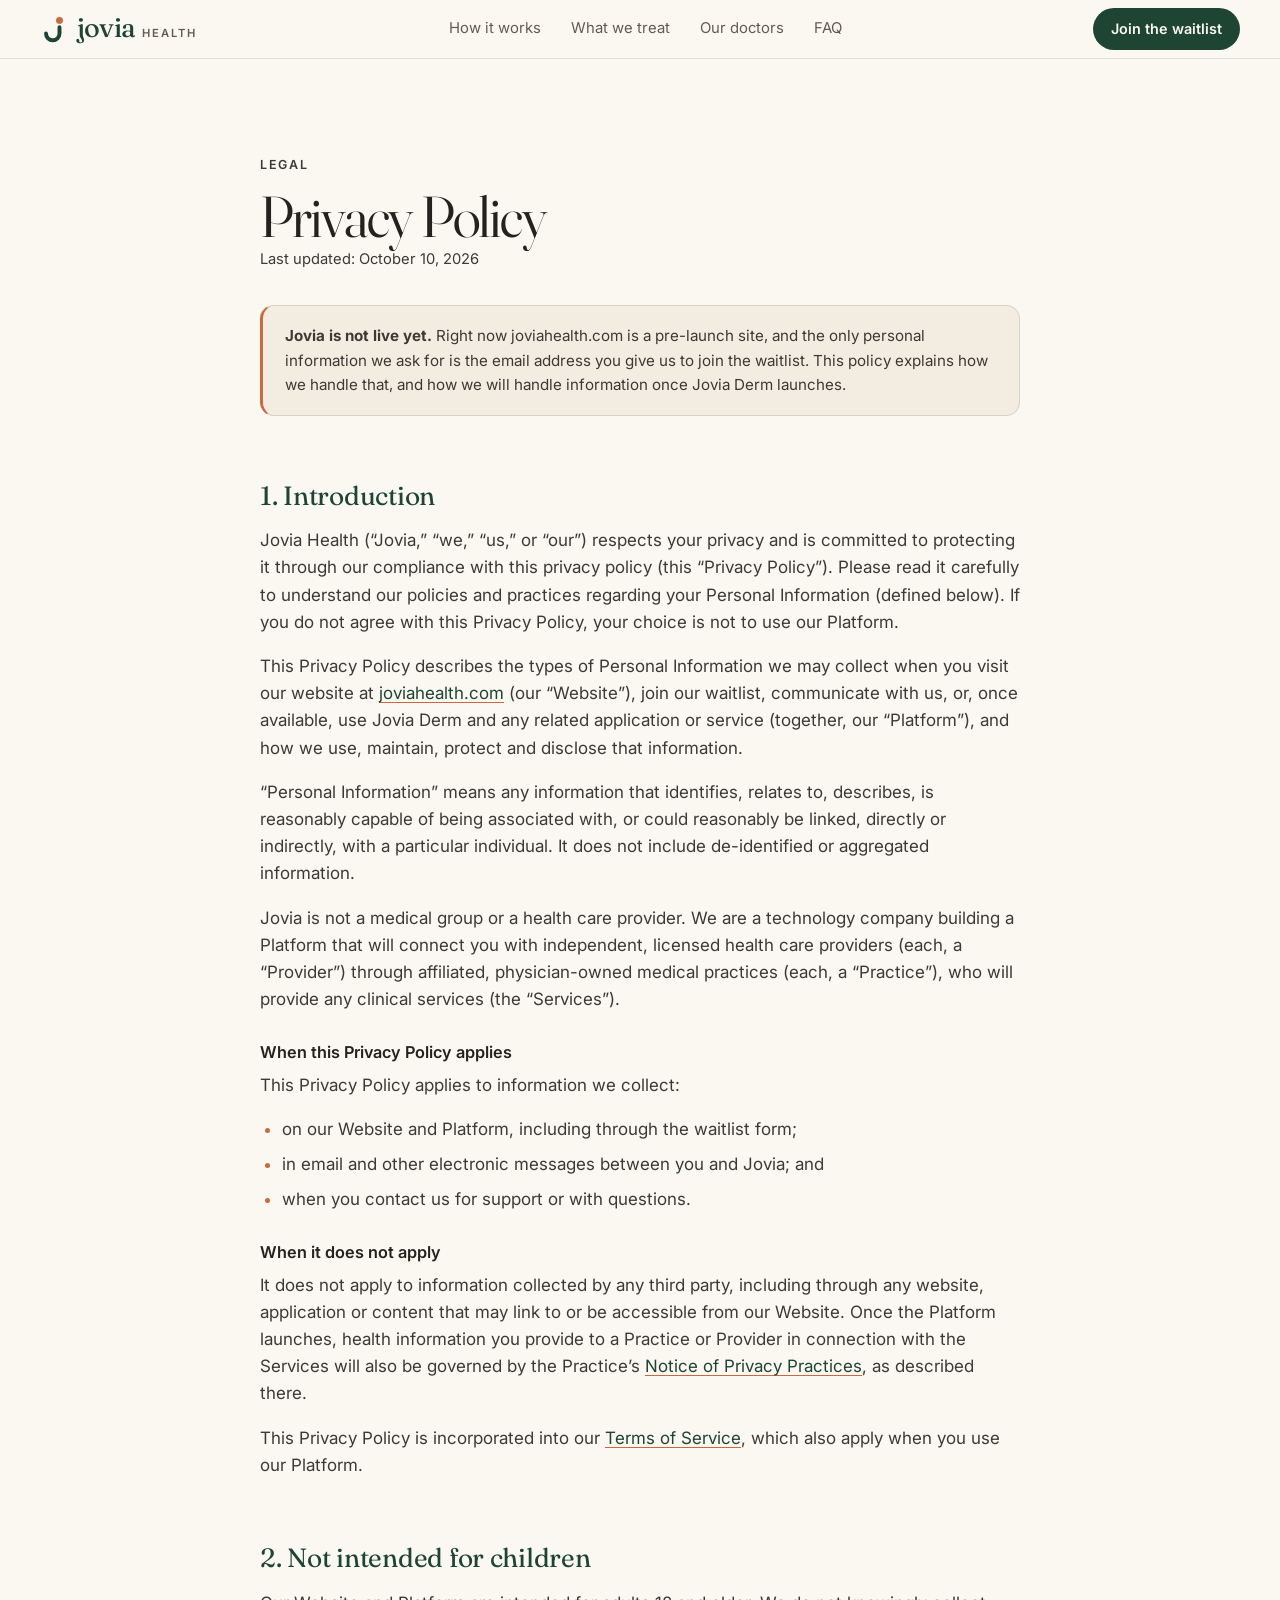
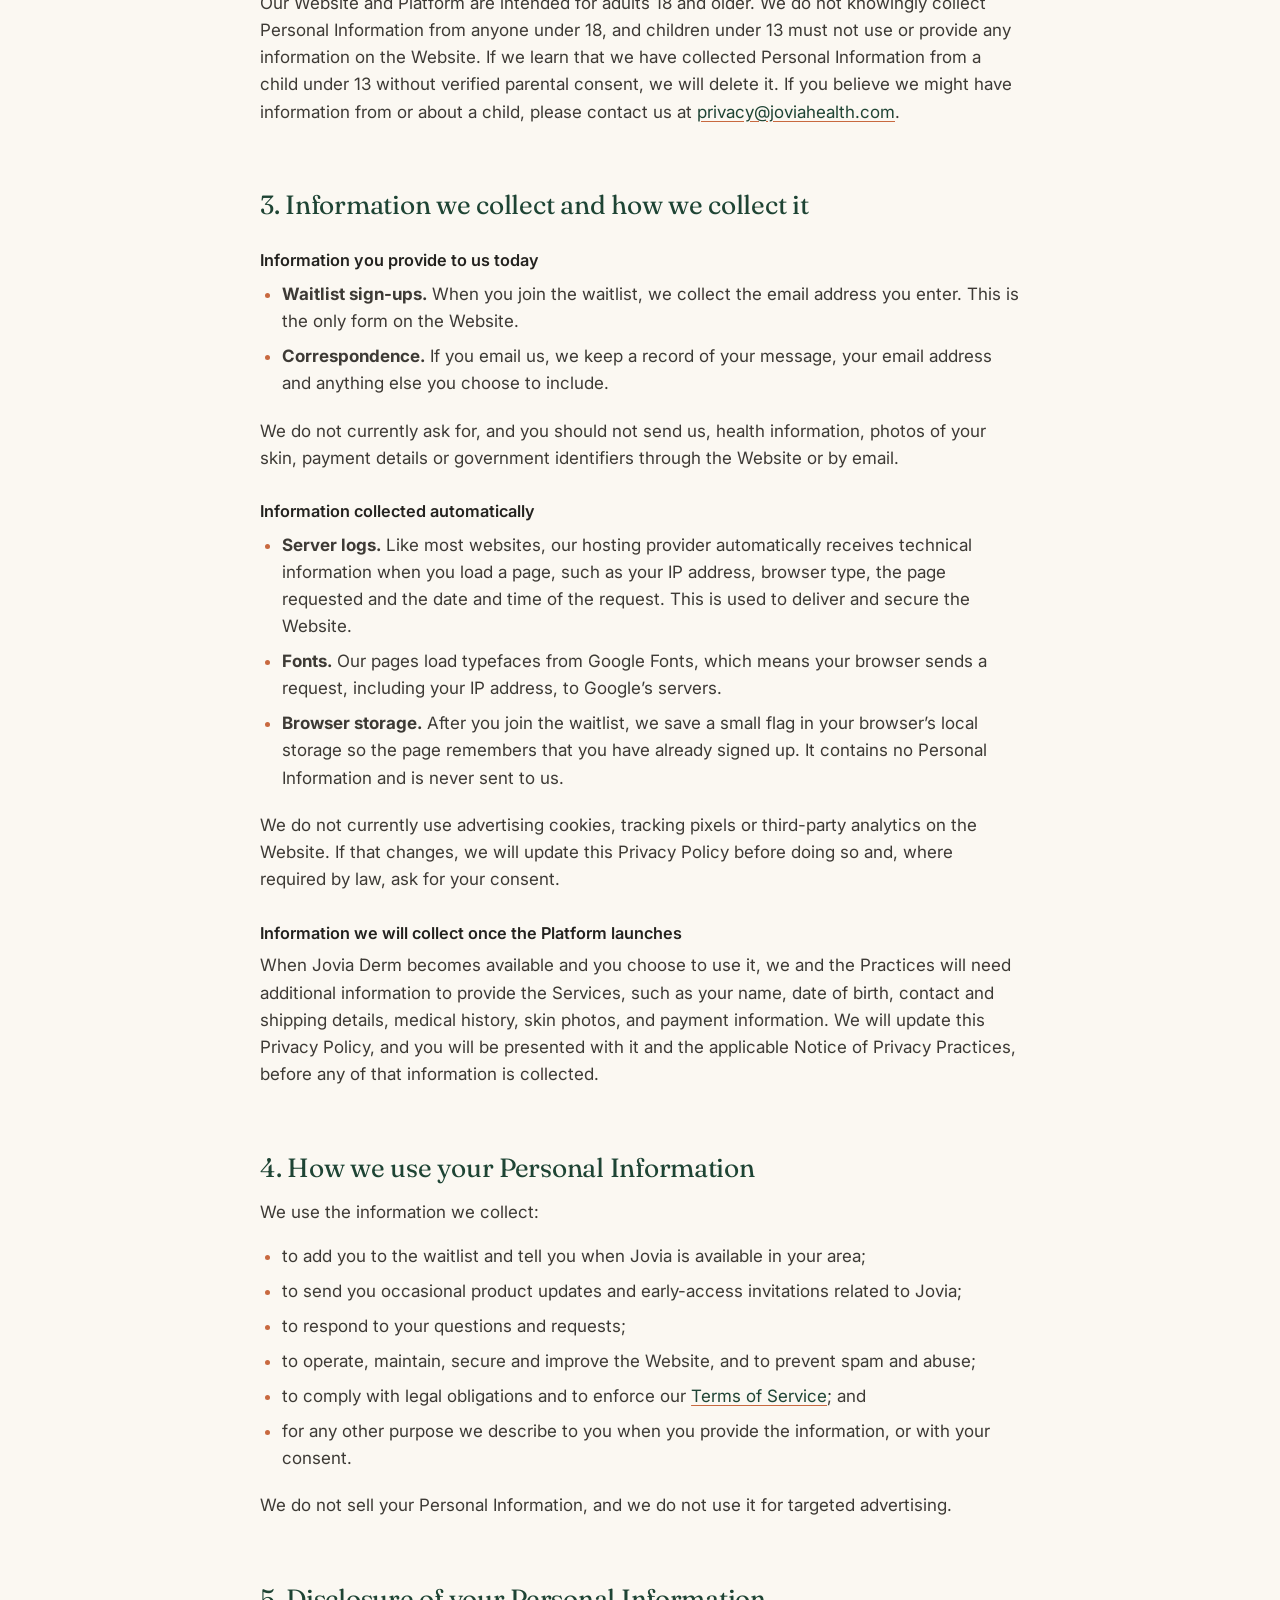
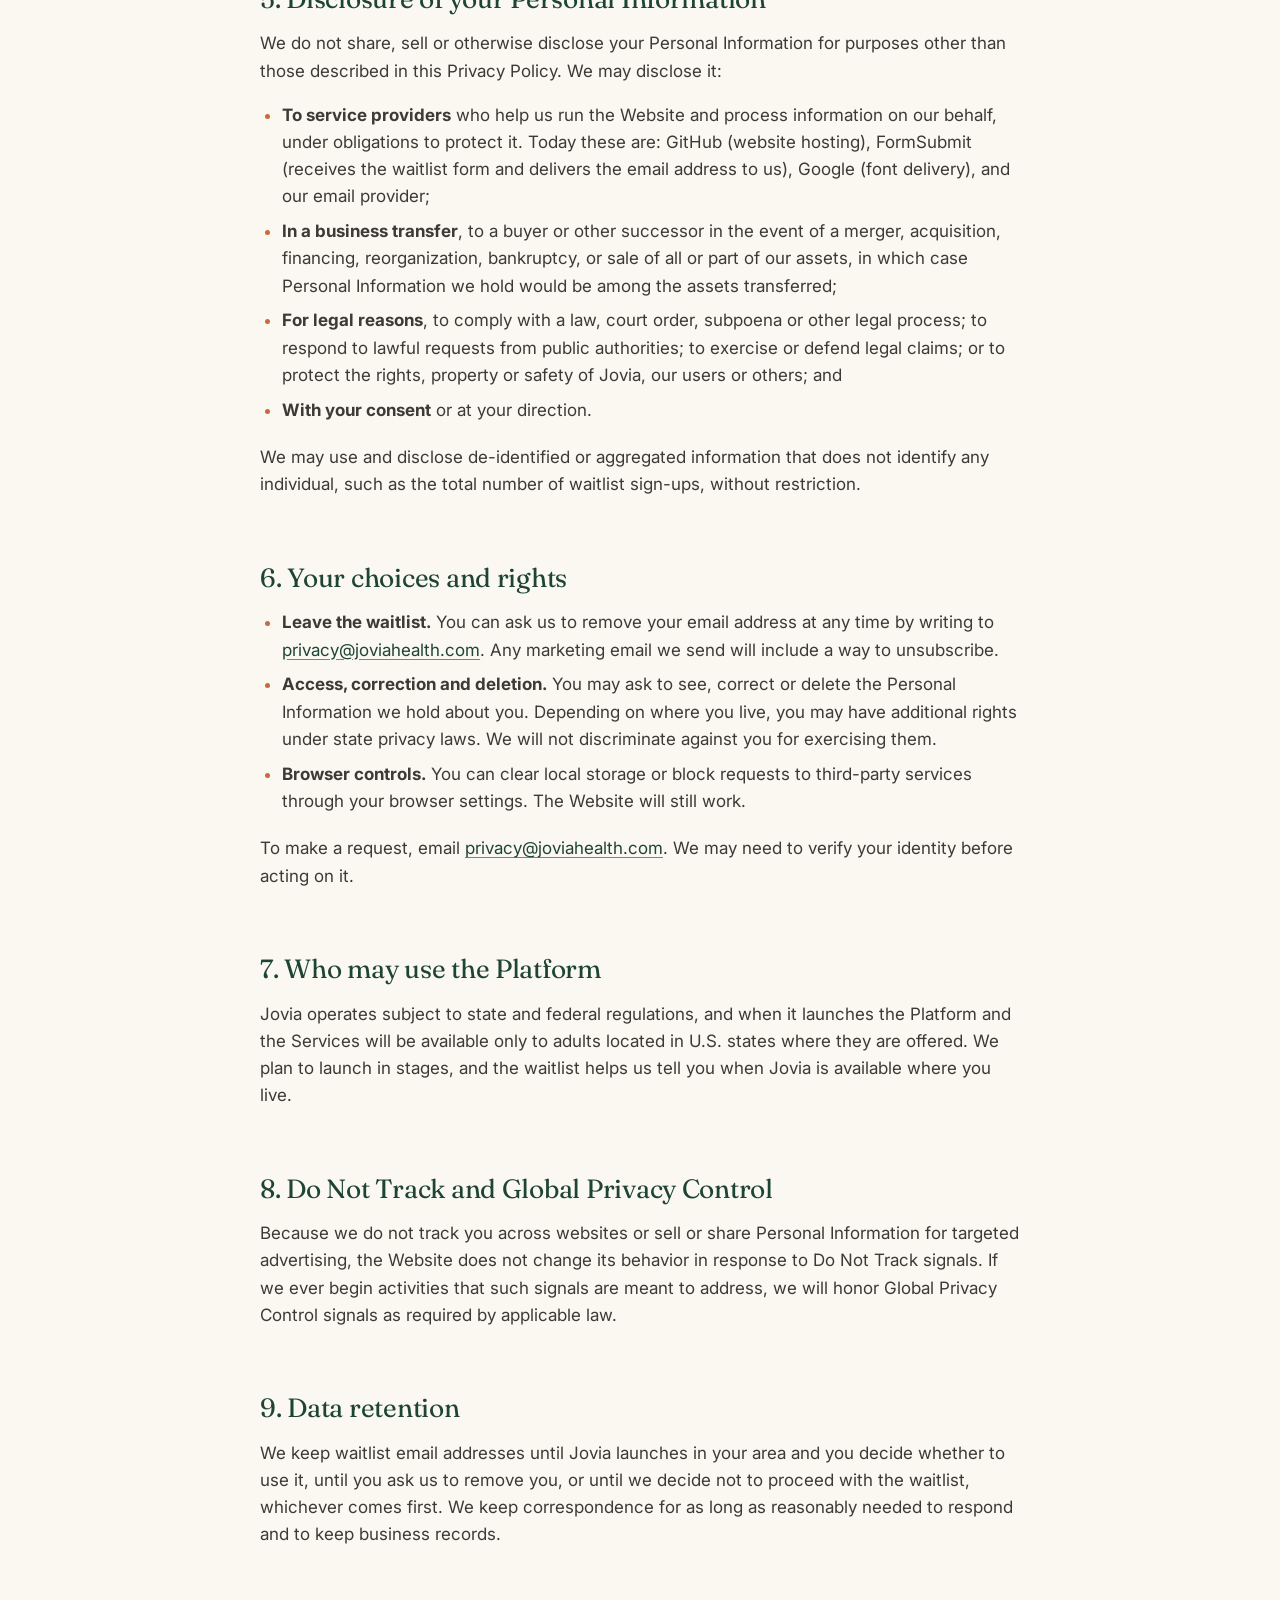
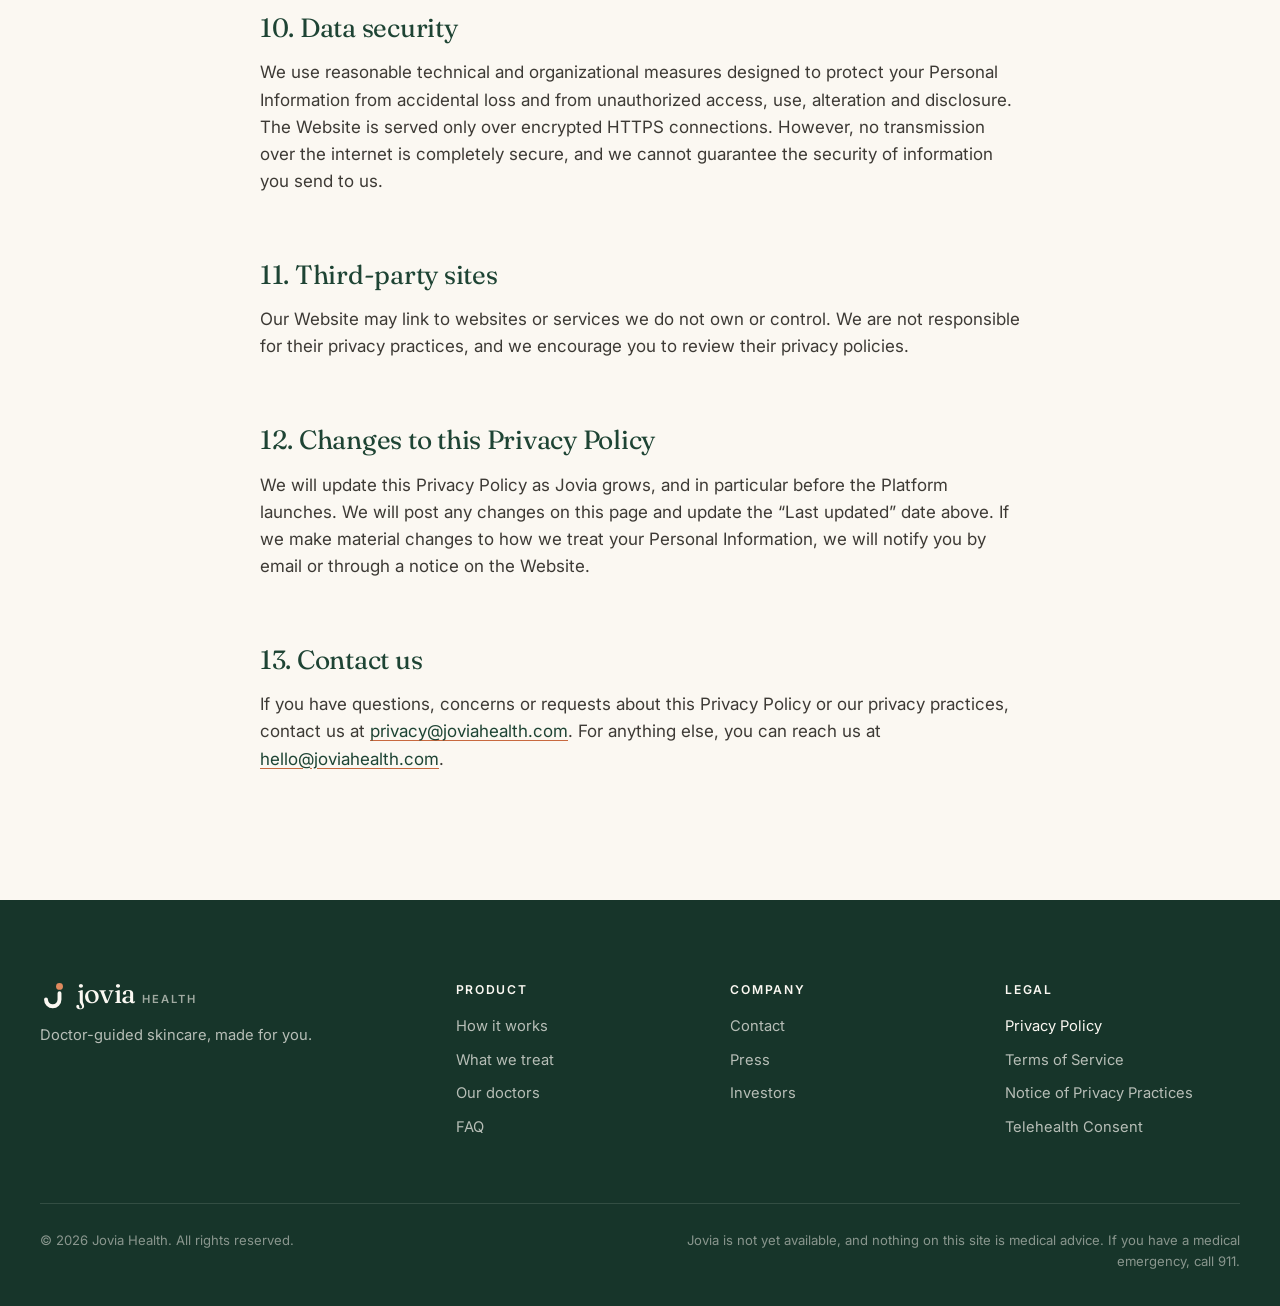
<file: privacy-policy/index.html>
<!doctype html>
<html lang="en">
<head>
  <meta charset="utf-8">
  <meta name="viewport" content="width=device-width, initial-scale=1, viewport-fit=cover">
  <title>Privacy Policy · Jovia Health</title>
  <meta name="description" content="How Jovia Health collects, uses and protects your personal information, including waitlist sign-ups on joviahealth.com.">
  <link rel="canonical" href="https://joviahealth.com/privacy-policy/">
  <meta name="theme-color" content="#1E4434">
  <meta property="og:type" content="website">
  <meta property="og:site_name" content="Jovia Health">
  <meta property="og:title" content="Privacy Policy · Jovia Health">
  <meta property="og:description" content="How Jovia Health collects, uses and protects your personal information, including waitlist sign-ups on joviahealth.com.">
  <meta property="og:url" content="https://joviahealth.com/privacy-policy/">
  <meta property="og:image" content="https://joviahealth.com/assets/og-image.jpg">
  <link rel="icon" href="/favicon.svg" type="image/svg+xml">
  <link rel="icon" href="/favicon-32.png" sizes="32x32" type="image/png">
  <link rel="apple-touch-icon" href="/apple-touch-icon.png">
  <link rel="manifest" href="/site.webmanifest">
  <link rel="preconnect" href="https://fonts.googleapis.com">
  <link rel="preconnect" href="https://fonts.gstatic.com" crossorigin>
  <link href="https://fonts.googleapis.com/css2?family=Fraunces:ital,opsz,wght@0,9..144,300..600;1,9..144,300..500&family=Inter:wght@400;500;600&display=swap" rel="stylesheet">
  <link rel="stylesheet" href="/styles.css">
</head>
<body class="legal-page">
<a class="skip" href="#main">Skip to content</a>

<header class="nav is-scrolled" id="top">
  <div class="nav__inner">
    <a class="brand" href="/" aria-label="Jovia Health home">
      <svg class="brand__mark" viewBox="0 0 40 40" aria-hidden="true"><circle cx="26" cy="8.5" r="4.6" fill="var(--clay)"/><path d="M26 17.5v8.5a9 9 0 0 1-18 0" stroke="currentColor" stroke-width="5.2" stroke-linecap="round" fill="none"/></svg>
      <span class="brand__word">jovia</span><span class="brand__tag">health</span>
    </a>
    <nav class="nav__links" aria-label="Primary">
      <a href="/#how">How it works</a>
      <a href="/#conditions">What we treat</a>
      <a href="/#doctors">Our doctors</a>
      <a href="/#faq">FAQ</a>
    </nav>
    <a class="btn btn--small btn--dark" href="/#waitlist">Join the waitlist</a>
  </div>
</header>

<main id="main" class="legal">
  <article class="legal__inner">
    <p class="eyebrow">Legal</p>
    <h1 class="legal__title">Privacy Policy</h1>
    <p class="legal__meta">Last updated: October 10, 2026</p>
    <div class="legal__note"><p><strong>Jovia is not live yet.</strong> Right now joviahealth.com is a pre-launch site, and the only personal information we ask for is the email address you give us to join the waitlist. This policy explains how we handle that, and how we will handle information once Jovia Derm launches.</p></div>

    <h2>1. Introduction</h2>
    <p>Jovia Health (&ldquo;Jovia,&rdquo; &ldquo;we,&rdquo; &ldquo;us,&rdquo; or &ldquo;our&rdquo;) respects your privacy and is committed to protecting it through our compliance with this privacy policy (this &ldquo;Privacy Policy&rdquo;). Please read it carefully to understand our policies and practices regarding your Personal Information (defined below). If you do not agree with this Privacy Policy, your choice is not to use our Platform.</p>
    <p>This Privacy Policy describes the types of Personal Information we may collect when you visit our website at <a href="https://joviahealth.com">joviahealth.com</a> (our &ldquo;Website&rdquo;), join our waitlist, communicate with us, or, once available, use Jovia Derm and any related application or service (together, our &ldquo;Platform&rdquo;), and how we use, maintain, protect and disclose that information.</p>
    <p>&ldquo;Personal Information&rdquo; means any information that identifies, relates to, describes, is reasonably capable of being associated with, or could reasonably be linked, directly or indirectly, with a particular individual. It does not include de-identified or aggregated information.</p>
    <p>Jovia is not a medical group or a health care provider. We are a technology company building a Platform that will connect you with independent, licensed health care providers (each, a &ldquo;Provider&rdquo;) through affiliated, physician-owned medical practices (each, a &ldquo;Practice&rdquo;), who will provide any clinical services (the &ldquo;Services&rdquo;).</p>

    <h3>When this Privacy Policy applies</h3>
    <p>This Privacy Policy applies to information we collect:</p>
    <ul>
      <li>on our Website and Platform, including through the waitlist form;</li>
      <li>in email and other electronic messages between you and Jovia; and</li>
      <li>when you contact us for support or with questions.</li>
    </ul>
    <h3>When it does not apply</h3>
    <p>It does not apply to information collected by any third party, including through any website, application or content that may link to or be accessible from our Website. Once the Platform launches, health information you provide to a Practice or Provider in connection with the Services will also be governed by the Practice&rsquo;s <a href="/notice-of-privacy-practices/">Notice of Privacy Practices</a>, as described there.</p>
    <p>This Privacy Policy is incorporated into our <a href="/terms/">Terms of Service</a>, which also apply when you use our Platform.</p>

    <h2>2. Not intended for children</h2>
    <p>Our Website and Platform are intended for adults 18 and older. We do not knowingly collect Personal Information from anyone under 18, and children under 13 must not use or provide any information on the Website. If we learn that we have collected Personal Information from a child under 13 without verified parental consent, we will delete it. If you believe we might have information from or about a child, please contact us at <a href="mailto:privacy@joviahealth.com">privacy@joviahealth.com</a>.</p>

    <h2>3. Information we collect and how we collect it</h2>
    <h3>Information you provide to us today</h3>
    <ul>
      <li><strong>Waitlist sign-ups.</strong> When you join the waitlist, we collect the email address you enter. This is the only form on the Website.</li>
      <li><strong>Correspondence.</strong> If you email us, we keep a record of your message, your email address and anything else you choose to include.</li>
    </ul>
    <p>We do not currently ask for, and you should not send us, health information, photos of your skin, payment details or government identifiers through the Website or by email.</p>

    <h3>Information collected automatically</h3>
    <ul>
      <li><strong>Server logs.</strong> Like most websites, our hosting provider automatically receives technical information when you load a page, such as your IP address, browser type, the page requested and the date and time of the request. This is used to deliver and secure the Website.</li>
      <li><strong>Fonts.</strong> Our pages load typefaces from Google Fonts, which means your browser sends a request, including your IP address, to Google&rsquo;s servers.</li>
      <li><strong>Browser storage.</strong> After you join the waitlist, we save a small flag in your browser&rsquo;s local storage so the page remembers that you have already signed up. It contains no Personal Information and is never sent to us.</li>
    </ul>
    <p>We do not currently use advertising cookies, tracking pixels or third-party analytics on the Website. If that changes, we will update this Privacy Policy before doing so and, where required by law, ask for your consent.</p>

    <h3>Information we will collect once the Platform launches</h3>
    <p>When Jovia Derm becomes available and you choose to use it, we and the Practices will need additional information to provide the Services, such as your name, date of birth, contact and shipping details, medical history, skin photos, and payment information. We will update this Privacy Policy, and you will be presented with it and the applicable Notice of Privacy Practices, before any of that information is collected.</p>

    <h2>4. How we use your Personal Information</h2>
    <p>We use the information we collect:</p>
    <ul>
      <li>to add you to the waitlist and tell you when Jovia is available in your area;</li>
      <li>to send you occasional product updates and early-access invitations related to Jovia;</li>
      <li>to respond to your questions and requests;</li>
      <li>to operate, maintain, secure and improve the Website, and to prevent spam and abuse;</li>
      <li>to comply with legal obligations and to enforce our <a href="/terms/">Terms of Service</a>; and</li>
      <li>for any other purpose we describe to you when you provide the information, or with your consent.</li>
    </ul>
    <p>We do not sell your Personal Information, and we do not use it for targeted advertising.</p>

    <h2>5. Disclosure of your Personal Information</h2>
    <p>We do not share, sell or otherwise disclose your Personal Information for purposes other than those described in this Privacy Policy. We may disclose it:</p>
    <ul>
      <li><strong>To service providers</strong> who help us run the Website and process information on our behalf, under obligations to protect it. Today these are: GitHub (website hosting), FormSubmit (receives the waitlist form and delivers the email address to us), Google (font delivery), and our email provider;</li>
      <li><strong>In a business transfer</strong>, to a buyer or other successor in the event of a merger, acquisition, financing, reorganization, bankruptcy, or sale of all or part of our assets, in which case Personal Information we hold would be among the assets transferred;</li>
      <li><strong>For legal reasons</strong>, to comply with a law, court order, subpoena or other legal process; to respond to lawful requests from public authorities; to exercise or defend legal claims; or to protect the rights, property or safety of Jovia, our users or others; and</li>
      <li><strong>With your consent</strong> or at your direction.</li>
    </ul>
    <p>We may use and disclose de-identified or aggregated information that does not identify any individual, such as the total number of waitlist sign-ups, without restriction.</p>

    <h2>6. Your choices and rights</h2>
    <ul>
      <li><strong>Leave the waitlist.</strong> You can ask us to remove your email address at any time by writing to <a href="mailto:privacy@joviahealth.com">privacy@joviahealth.com</a>. Any marketing email we send will include a way to unsubscribe.</li>
      <li><strong>Access, correction and deletion.</strong> You may ask to see, correct or delete the Personal Information we hold about you. Depending on where you live, you may have additional rights under state privacy laws. We will not discriminate against you for exercising them.</li>
      <li><strong>Browser controls.</strong> You can clear local storage or block requests to third-party services through your browser settings. The Website will still work.</li>
    </ul>
    <p>To make a request, email <a href="mailto:privacy@joviahealth.com">privacy@joviahealth.com</a>. We may need to verify your identity before acting on it.</p>

    <h2>7. Who may use the Platform</h2>
    <p>Jovia operates subject to state and federal regulations, and when it launches the Platform and the Services will be available only to adults located in U.S. states where they are offered. We plan to launch in stages, and the waitlist helps us tell you when Jovia is available where you live.</p>

    <h2>8. Do Not Track and Global Privacy Control</h2>
    <p>Because we do not track you across websites or sell or share Personal Information for targeted advertising, the Website does not change its behavior in response to Do Not Track signals. If we ever begin activities that such signals are meant to address, we will honor Global Privacy Control signals as required by applicable law.</p>

    <h2>9. Data retention</h2>
    <p>We keep waitlist email addresses until Jovia launches in your area and you decide whether to use it, until you ask us to remove you, or until we decide not to proceed with the waitlist, whichever comes first. We keep correspondence for as long as reasonably needed to respond and to keep business records.</p>

    <h2>10. Data security</h2>
    <p>We use reasonable technical and organizational measures designed to protect your Personal Information from accidental loss and from unauthorized access, use, alteration and disclosure. The Website is served only over encrypted HTTPS connections. However, no transmission over the internet is completely secure, and we cannot guarantee the security of information you send to us.</p>

    <h2>11. Third-party sites</h2>
    <p>Our Website may link to websites or services we do not own or control. We are not responsible for their privacy practices, and we encourage you to review their privacy policies.</p>

    <h2>12. Changes to this Privacy Policy</h2>
    <p>We will update this Privacy Policy as Jovia grows, and in particular before the Platform launches. We will post any changes on this page and update the &ldquo;Last updated&rdquo; date above. If we make material changes to how we treat your Personal Information, we will notify you by email or through a notice on the Website.</p>

    <h2>13. Contact us</h2>
    <p>If you have questions, concerns or requests about this Privacy Policy or our privacy practices, contact us at <a href="mailto:privacy@joviahealth.com">privacy@joviahealth.com</a>. For anything else, you can reach us at <a href="mailto:hello@joviahealth.com">hello@joviahealth.com</a>.</p>

  </article>
</main>

<footer class="footer">
  <div class="wrap footer__grid">
    <div class="footer__brand">
      <a class="brand brand--light" href="/" aria-label="Jovia Health home">
        <svg class="brand__mark" viewBox="0 0 40 40" aria-hidden="true"><circle cx="26" cy="8.5" r="4.6" fill="var(--clay-2)"/><path d="M26 17.5v8.5a9 9 0 0 1-18 0" stroke="currentColor" stroke-width="5.2" stroke-linecap="round" fill="none"/></svg>
        <span class="brand__word">jovia</span><span class="brand__tag">health</span>
      </a>
      <p>Doctor-guided skincare, made for you.</p>
    </div>
    <nav class="footer__col" aria-label="Product"><h3>Product</h3><a href="/#how">How it works</a><a href="/#conditions">What we treat</a><a href="/#doctors">Our doctors</a><a href="/#faq">FAQ</a></nav>
    <nav class="footer__col" aria-label="Company"><h3>Company</h3><a href="mailto:hello@joviahealth.com">Contact</a><a href="mailto:press@joviahealth.com">Press</a><a href="/#investors">Investors</a></nav>
    <nav class="footer__col" aria-label="Legal"><h3>Legal</h3><a href="/privacy-policy/" aria-current="page">Privacy Policy</a><a href="/terms/">Terms of Service</a><a href="/notice-of-privacy-practices/">Notice of Privacy Practices</a><a href="/telehealth-consent/">Telehealth Consent</a></nav>
  </div>
  <div class="wrap footer__base">
    <p>&copy; 2026 Jovia Health. All rights reserved.</p>
    <p class="footer__disclaimer">Jovia is not yet available, and nothing on this site is medical advice. If you have a medical emergency, call 911.</p>
  </div>
</footer>
</body>
</html>
</file>
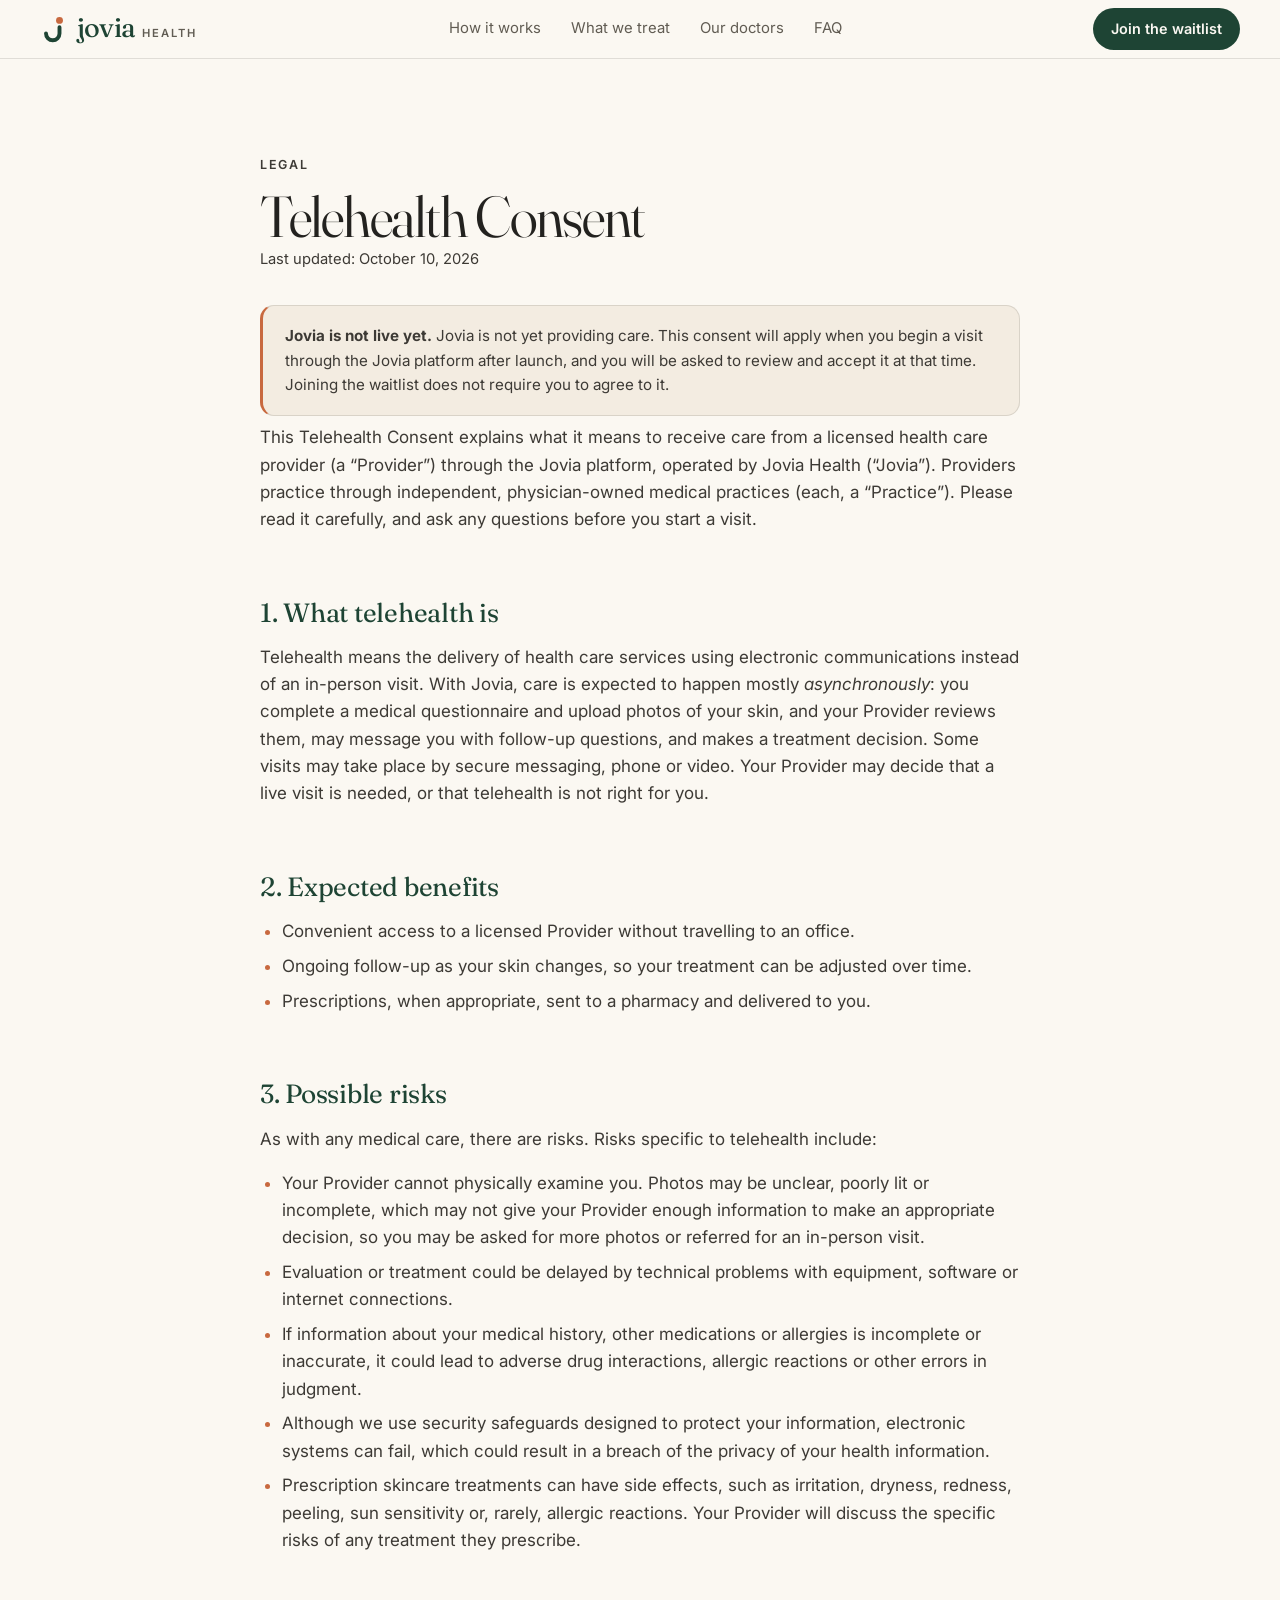
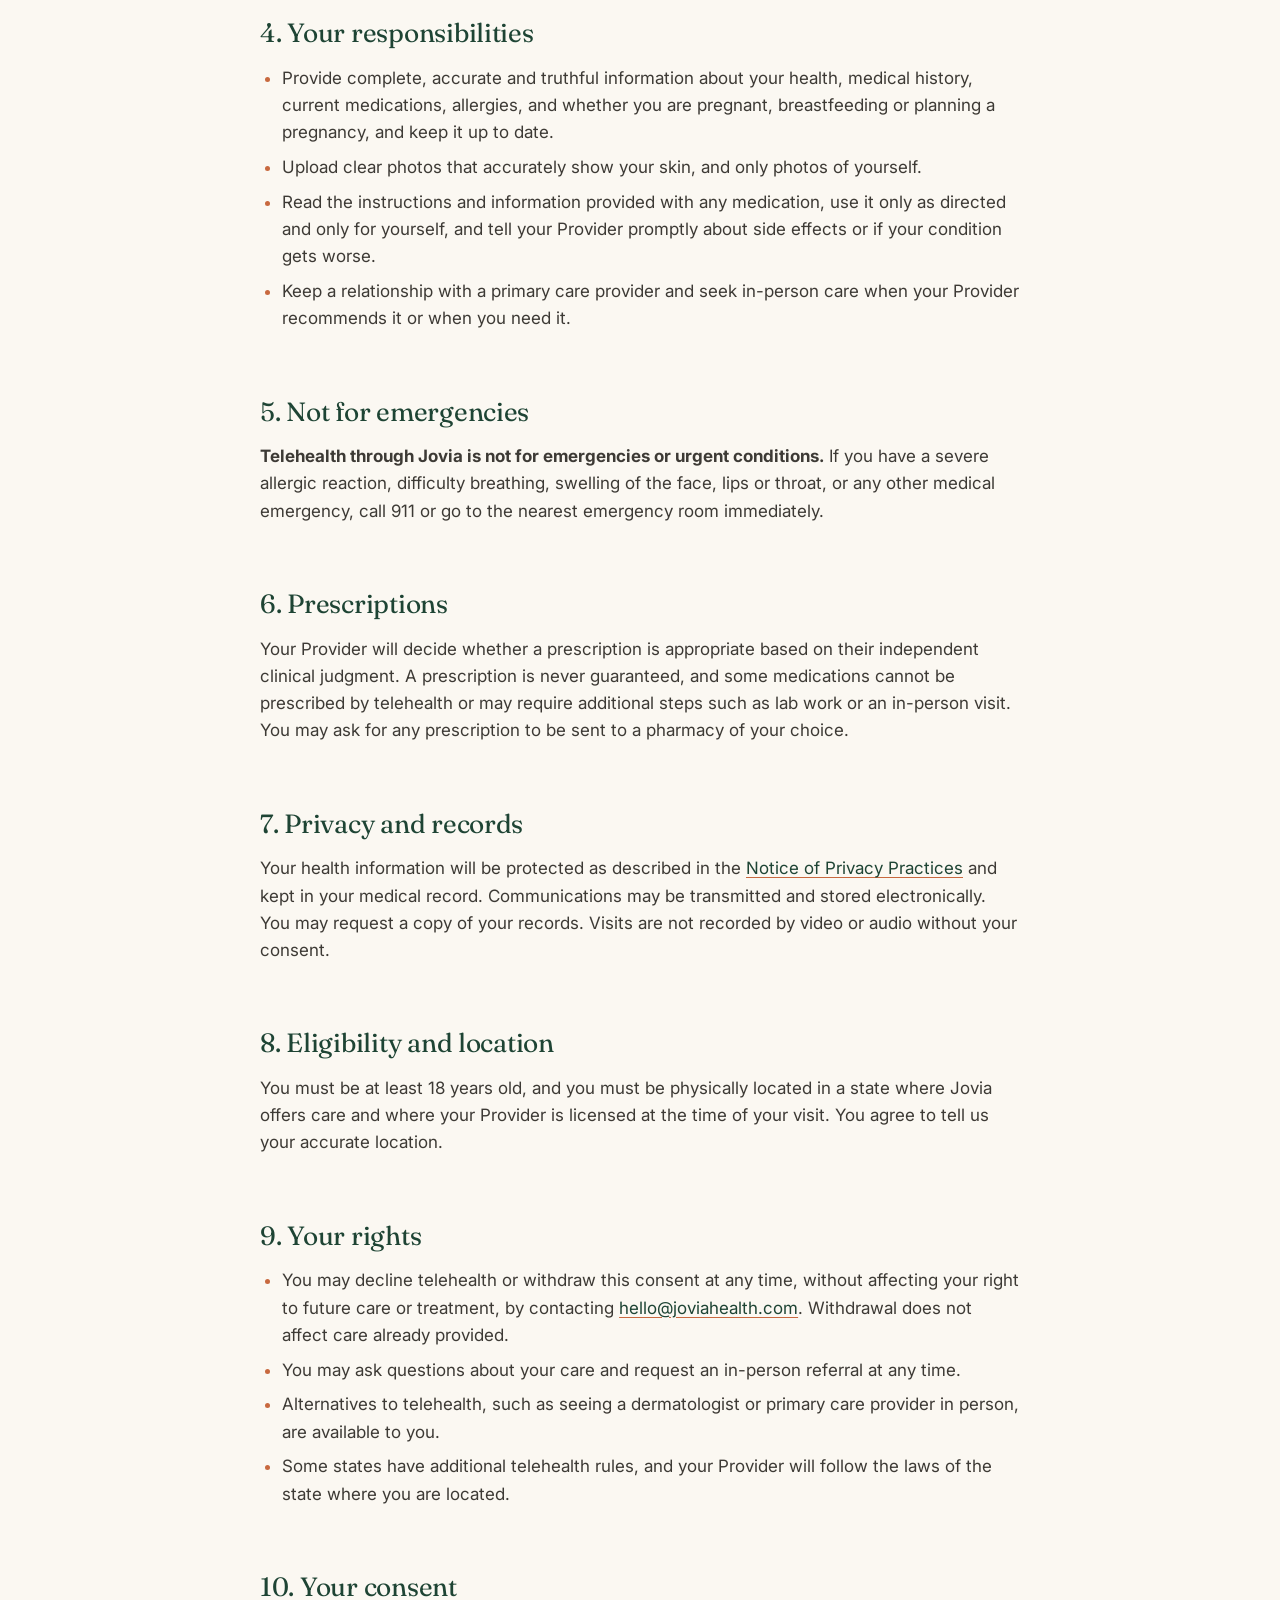
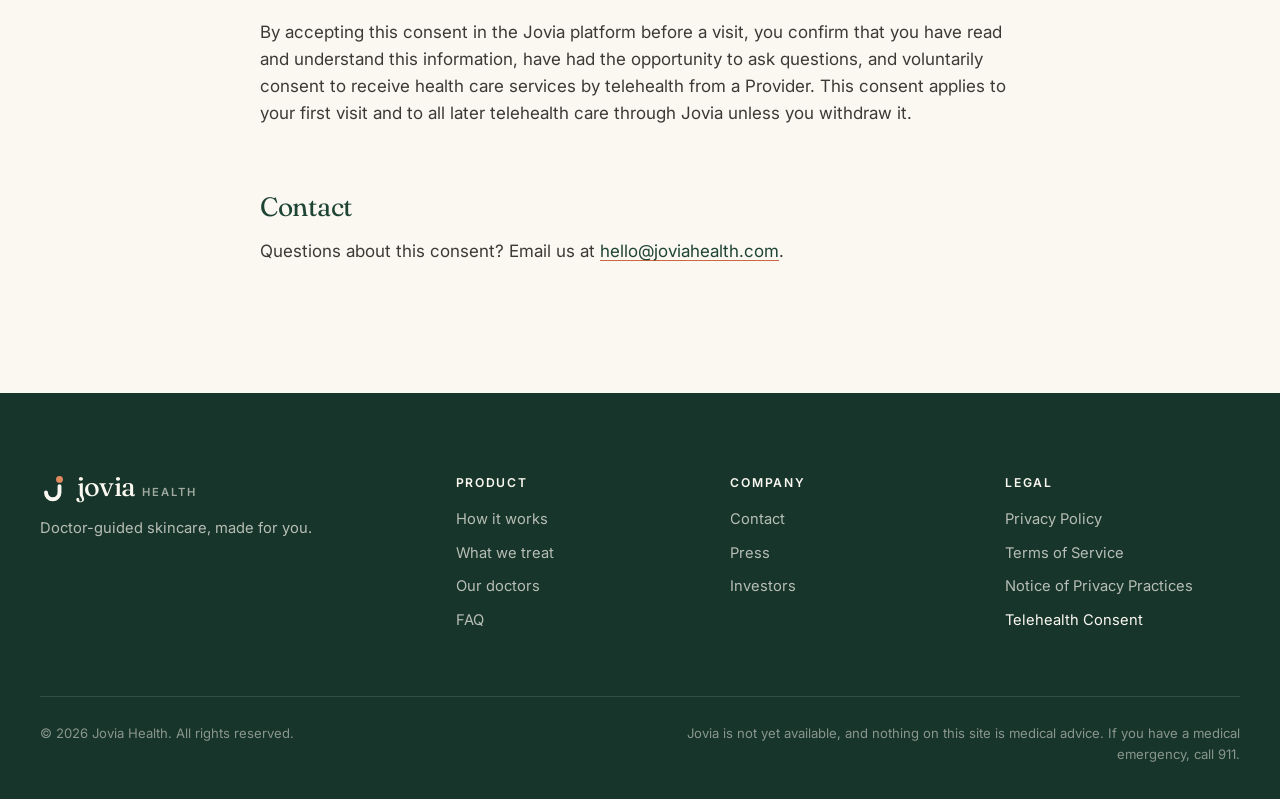
<file: telehealth-consent/index.html>
<!doctype html>
<html lang="en">
<head>
  <meta charset="utf-8">
  <meta name="viewport" content="width=device-width, initial-scale=1, viewport-fit=cover">
  <title>Telehealth Consent · Jovia Health</title>
  <meta name="description" content="Informed consent for receiving dermatology care by telehealth through Jovia Health, including benefits, risks and your rights.">
  <link rel="canonical" href="https://joviahealth.com/telehealth-consent/">
  <meta name="theme-color" content="#1E4434">
  <meta property="og:type" content="website">
  <meta property="og:site_name" content="Jovia Health">
  <meta property="og:title" content="Telehealth Consent · Jovia Health">
  <meta property="og:description" content="Informed consent for receiving dermatology care by telehealth through Jovia Health, including benefits, risks and your rights.">
  <meta property="og:url" content="https://joviahealth.com/telehealth-consent/">
  <meta property="og:image" content="https://joviahealth.com/assets/og-image.jpg">
  <link rel="icon" href="/favicon.svg" type="image/svg+xml">
  <link rel="icon" href="/favicon-32.png" sizes="32x32" type="image/png">
  <link rel="apple-touch-icon" href="/apple-touch-icon.png">
  <link rel="manifest" href="/site.webmanifest">
  <link rel="preconnect" href="https://fonts.googleapis.com">
  <link rel="preconnect" href="https://fonts.gstatic.com" crossorigin>
  <link href="https://fonts.googleapis.com/css2?family=Fraunces:ital,opsz,wght@0,9..144,300..600;1,9..144,300..500&family=Inter:wght@400;500;600&display=swap" rel="stylesheet">
  <link rel="stylesheet" href="/styles.css">
</head>
<body class="legal-page">
<a class="skip" href="#main">Skip to content</a>

<header class="nav is-scrolled" id="top">
  <div class="nav__inner">
    <a class="brand" href="/" aria-label="Jovia Health home">
      <svg class="brand__mark" viewBox="0 0 40 40" aria-hidden="true"><circle cx="26" cy="8.5" r="4.6" fill="var(--clay)"/><path d="M26 17.5v8.5a9 9 0 0 1-18 0" stroke="currentColor" stroke-width="5.2" stroke-linecap="round" fill="none"/></svg>
      <span class="brand__word">jovia</span><span class="brand__tag">health</span>
    </a>
    <nav class="nav__links" aria-label="Primary">
      <a href="/#how">How it works</a>
      <a href="/#conditions">What we treat</a>
      <a href="/#doctors">Our doctors</a>
      <a href="/#faq">FAQ</a>
    </nav>
    <a class="btn btn--small btn--dark" href="/#waitlist">Join the waitlist</a>
  </div>
</header>

<main id="main" class="legal">
  <article class="legal__inner">
    <p class="eyebrow">Legal</p>
    <h1 class="legal__title">Telehealth Consent</h1>
    <p class="legal__meta">Last updated: October 10, 2026</p>
    <div class="legal__note"><p><strong>Jovia is not live yet.</strong> Jovia is not yet providing care. This consent will apply when you begin a visit through the Jovia platform after launch, and you will be asked to review and accept it at that time. Joining the waitlist does not require you to agree to it.</p></div>

    <p>This Telehealth Consent explains what it means to receive care from a licensed health care provider (a &ldquo;Provider&rdquo;) through the Jovia platform, operated by Jovia Health (&ldquo;Jovia&rdquo;). Providers practice through independent, physician-owned medical practices (each, a &ldquo;Practice&rdquo;). Please read it carefully, and ask any questions before you start a visit.</p>

    <h2>1. What telehealth is</h2>
    <p>Telehealth means the delivery of health care services using electronic communications instead of an in-person visit. With Jovia, care is expected to happen mostly <em>asynchronously</em>: you complete a medical questionnaire and upload photos of your skin, and your Provider reviews them, may message you with follow-up questions, and makes a treatment decision. Some visits may take place by secure messaging, phone or video. Your Provider may decide that a live visit is needed, or that telehealth is not right for you.</p>

    <h2>2. Expected benefits</h2>
    <ul>
      <li>Convenient access to a licensed Provider without travelling to an office.</li>
      <li>Ongoing follow-up as your skin changes, so your treatment can be adjusted over time.</li>
      <li>Prescriptions, when appropriate, sent to a pharmacy and delivered to you.</li>
    </ul>

    <h2>3. Possible risks</h2>
    <p>As with any medical care, there are risks. Risks specific to telehealth include:</p>
    <ul>
      <li>Your Provider cannot physically examine you. Photos may be unclear, poorly lit or incomplete, which may not give your Provider enough information to make an appropriate decision, so you may be asked for more photos or referred for an in-person visit.</li>
      <li>Evaluation or treatment could be delayed by technical problems with equipment, software or internet connections.</li>
      <li>If information about your medical history, other medications or allergies is incomplete or inaccurate, it could lead to adverse drug interactions, allergic reactions or other errors in judgment.</li>
      <li>Although we use security safeguards designed to protect your information, electronic systems can fail, which could result in a breach of the privacy of your health information.</li>
      <li>Prescription skincare treatments can have side effects, such as irritation, dryness, redness, peeling, sun sensitivity or, rarely, allergic reactions. Your Provider will discuss the specific risks of any treatment they prescribe.</li>
    </ul>

    <h2>4. Your responsibilities</h2>
    <ul>
      <li>Provide complete, accurate and truthful information about your health, medical history, current medications, allergies, and whether you are pregnant, breastfeeding or planning a pregnancy, and keep it up to date.</li>
      <li>Upload clear photos that accurately show your skin, and only photos of yourself.</li>
      <li>Read the instructions and information provided with any medication, use it only as directed and only for yourself, and tell your Provider promptly about side effects or if your condition gets worse.</li>
      <li>Keep a relationship with a primary care provider and seek in-person care when your Provider recommends it or when you need it.</li>
    </ul>

    <h2>5. Not for emergencies</h2>
    <p><strong>Telehealth through Jovia is not for emergencies or urgent conditions.</strong> If you have a severe allergic reaction, difficulty breathing, swelling of the face, lips or throat, or any other medical emergency, call 911 or go to the nearest emergency room immediately.</p>

    <h2>6. Prescriptions</h2>
    <p>Your Provider will decide whether a prescription is appropriate based on their independent clinical judgment. A prescription is never guaranteed, and some medications cannot be prescribed by telehealth or may require additional steps such as lab work or an in-person visit. You may ask for any prescription to be sent to a pharmacy of your choice.</p>

    <h2>7. Privacy and records</h2>
    <p>Your health information will be protected as described in the <a href="/notice-of-privacy-practices/">Notice of Privacy Practices</a> and kept in your medical record. Communications may be transmitted and stored electronically. You may request a copy of your records. Visits are not recorded by video or audio without your consent.</p>

    <h2>8. Eligibility and location</h2>
    <p>You must be at least 18 years old, and you must be physically located in a state where Jovia offers care and where your Provider is licensed at the time of your visit. You agree to tell us your accurate location.</p>

    <h2>9. Your rights</h2>
    <ul>
      <li>You may decline telehealth or withdraw this consent at any time, without affecting your right to future care or treatment, by contacting <a href="mailto:hello@joviahealth.com">hello@joviahealth.com</a>. Withdrawal does not affect care already provided.</li>
      <li>You may ask questions about your care and request an in-person referral at any time.</li>
      <li>Alternatives to telehealth, such as seeing a dermatologist or primary care provider in person, are available to you.</li>
      <li>Some states have additional telehealth rules, and your Provider will follow the laws of the state where you are located.</li>
    </ul>

    <h2>10. Your consent</h2>
    <p>By accepting this consent in the Jovia platform before a visit, you confirm that you have read and understand this information, have had the opportunity to ask questions, and voluntarily consent to receive health care services by telehealth from a Provider. This consent applies to your first visit and to all later telehealth care through Jovia unless you withdraw it.</p>

    <h2>Contact</h2>
    <p>Questions about this consent? Email us at <a href="mailto:hello@joviahealth.com">hello@joviahealth.com</a>.</p>

  </article>
</main>

<footer class="footer">
  <div class="wrap footer__grid">
    <div class="footer__brand">
      <a class="brand brand--light" href="/" aria-label="Jovia Health home">
        <svg class="brand__mark" viewBox="0 0 40 40" aria-hidden="true"><circle cx="26" cy="8.5" r="4.6" fill="var(--clay-2)"/><path d="M26 17.5v8.5a9 9 0 0 1-18 0" stroke="currentColor" stroke-width="5.2" stroke-linecap="round" fill="none"/></svg>
        <span class="brand__word">jovia</span><span class="brand__tag">health</span>
      </a>
      <p>Doctor-guided skincare, made for you.</p>
    </div>
    <nav class="footer__col" aria-label="Product"><h3>Product</h3><a href="/#how">How it works</a><a href="/#conditions">What we treat</a><a href="/#doctors">Our doctors</a><a href="/#faq">FAQ</a></nav>
    <nav class="footer__col" aria-label="Company"><h3>Company</h3><a href="mailto:hello@joviahealth.com">Contact</a><a href="mailto:press@joviahealth.com">Press</a><a href="/#investors">Investors</a></nav>
    <nav class="footer__col" aria-label="Legal"><h3>Legal</h3><a href="/privacy-policy/">Privacy Policy</a><a href="/terms/">Terms of Service</a><a href="/notice-of-privacy-practices/">Notice of Privacy Practices</a><a href="/telehealth-consent/" aria-current="page">Telehealth Consent</a></nav>
  </div>
  <div class="wrap footer__base">
    <p>&copy; 2026 Jovia Health. All rights reserved.</p>
    <p class="footer__disclaimer">Jovia is not yet available, and nothing on this site is medical advice. If you have a medical emergency, call 911.</p>
  </div>
</footer>
</body>
</html>
</file>
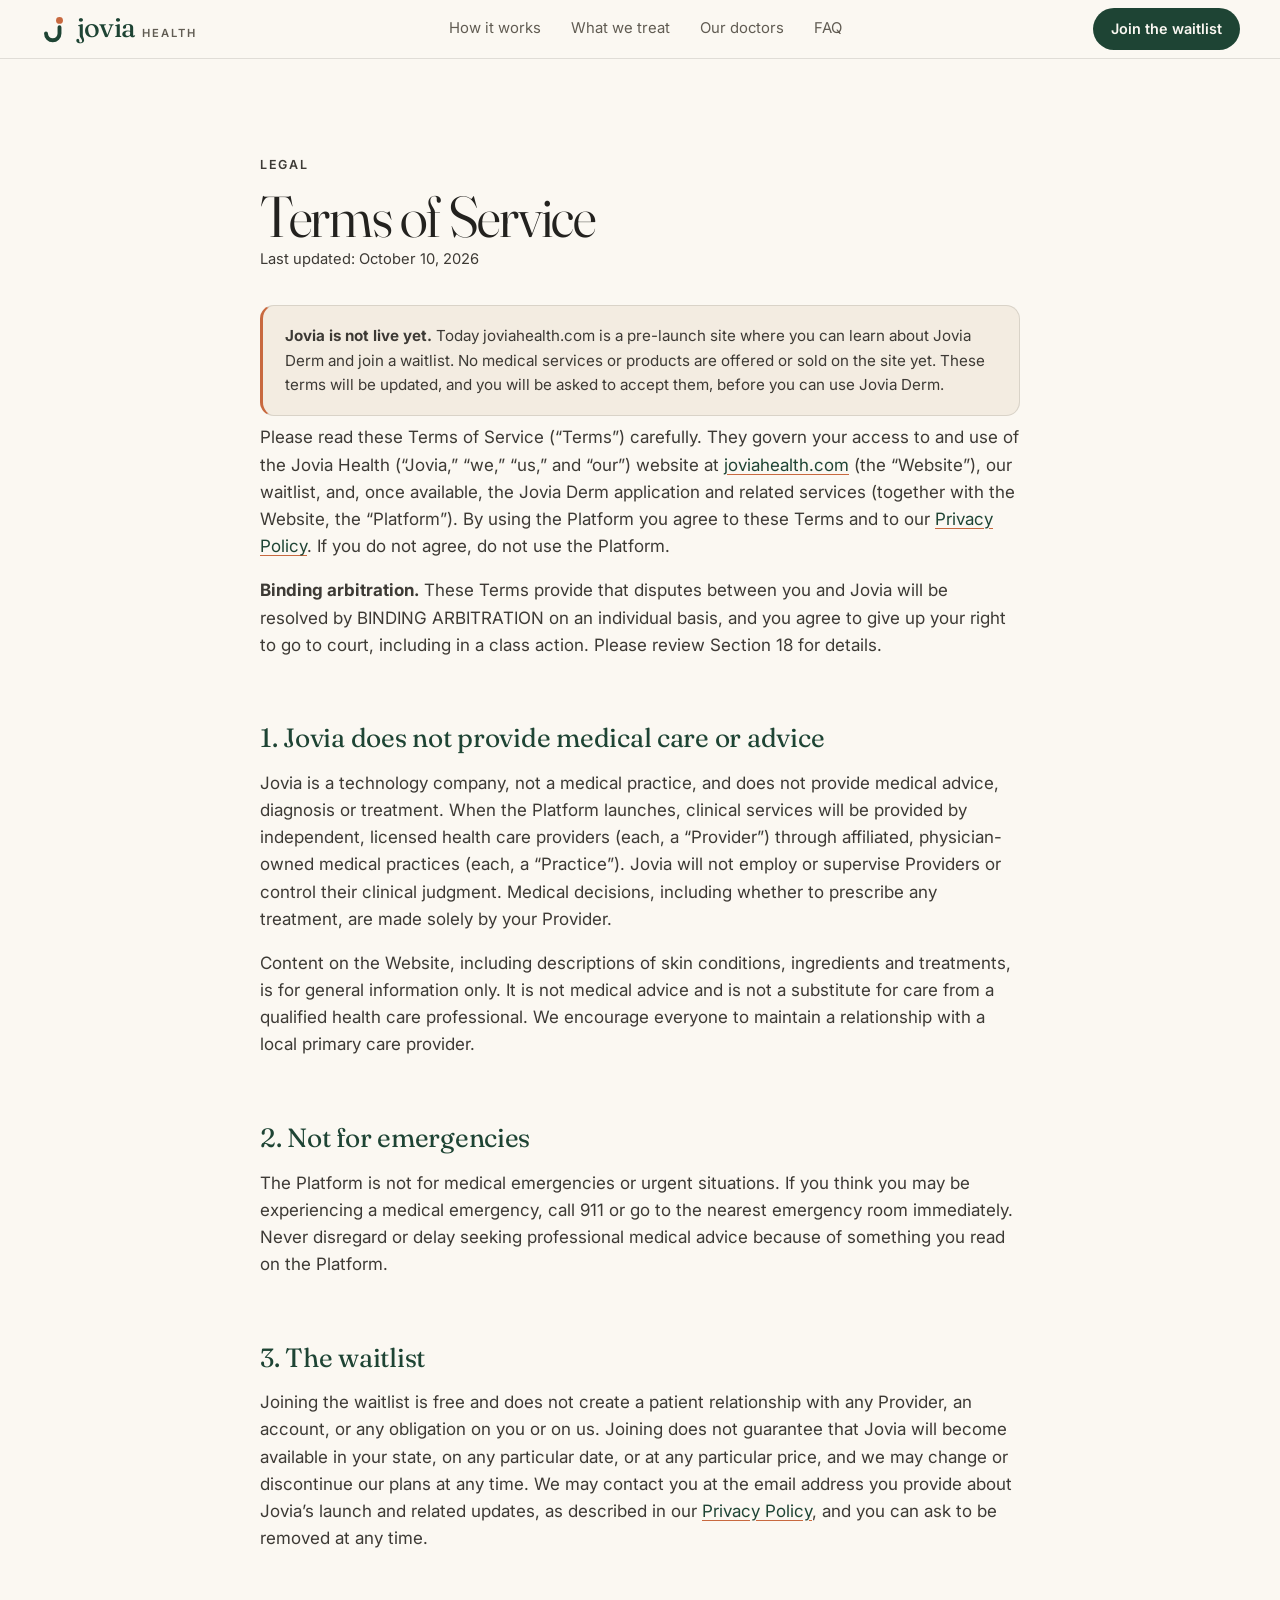
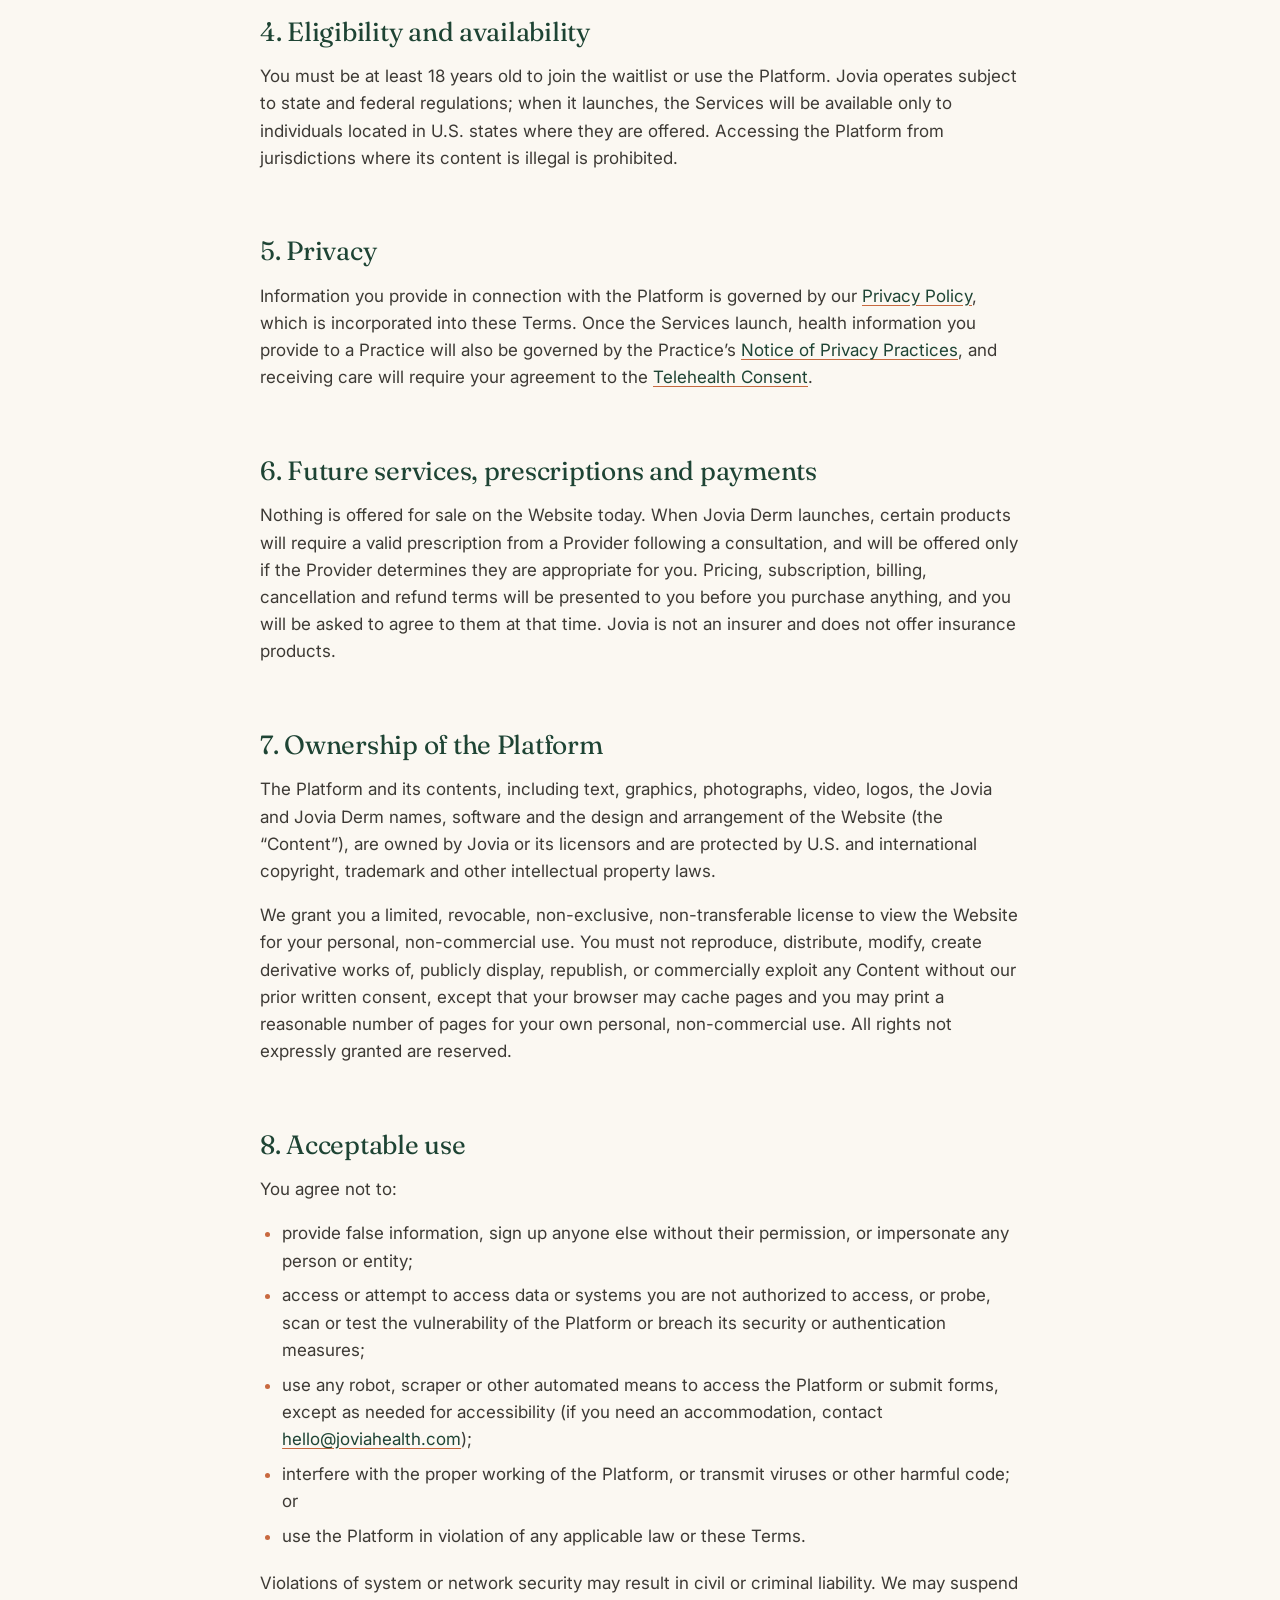
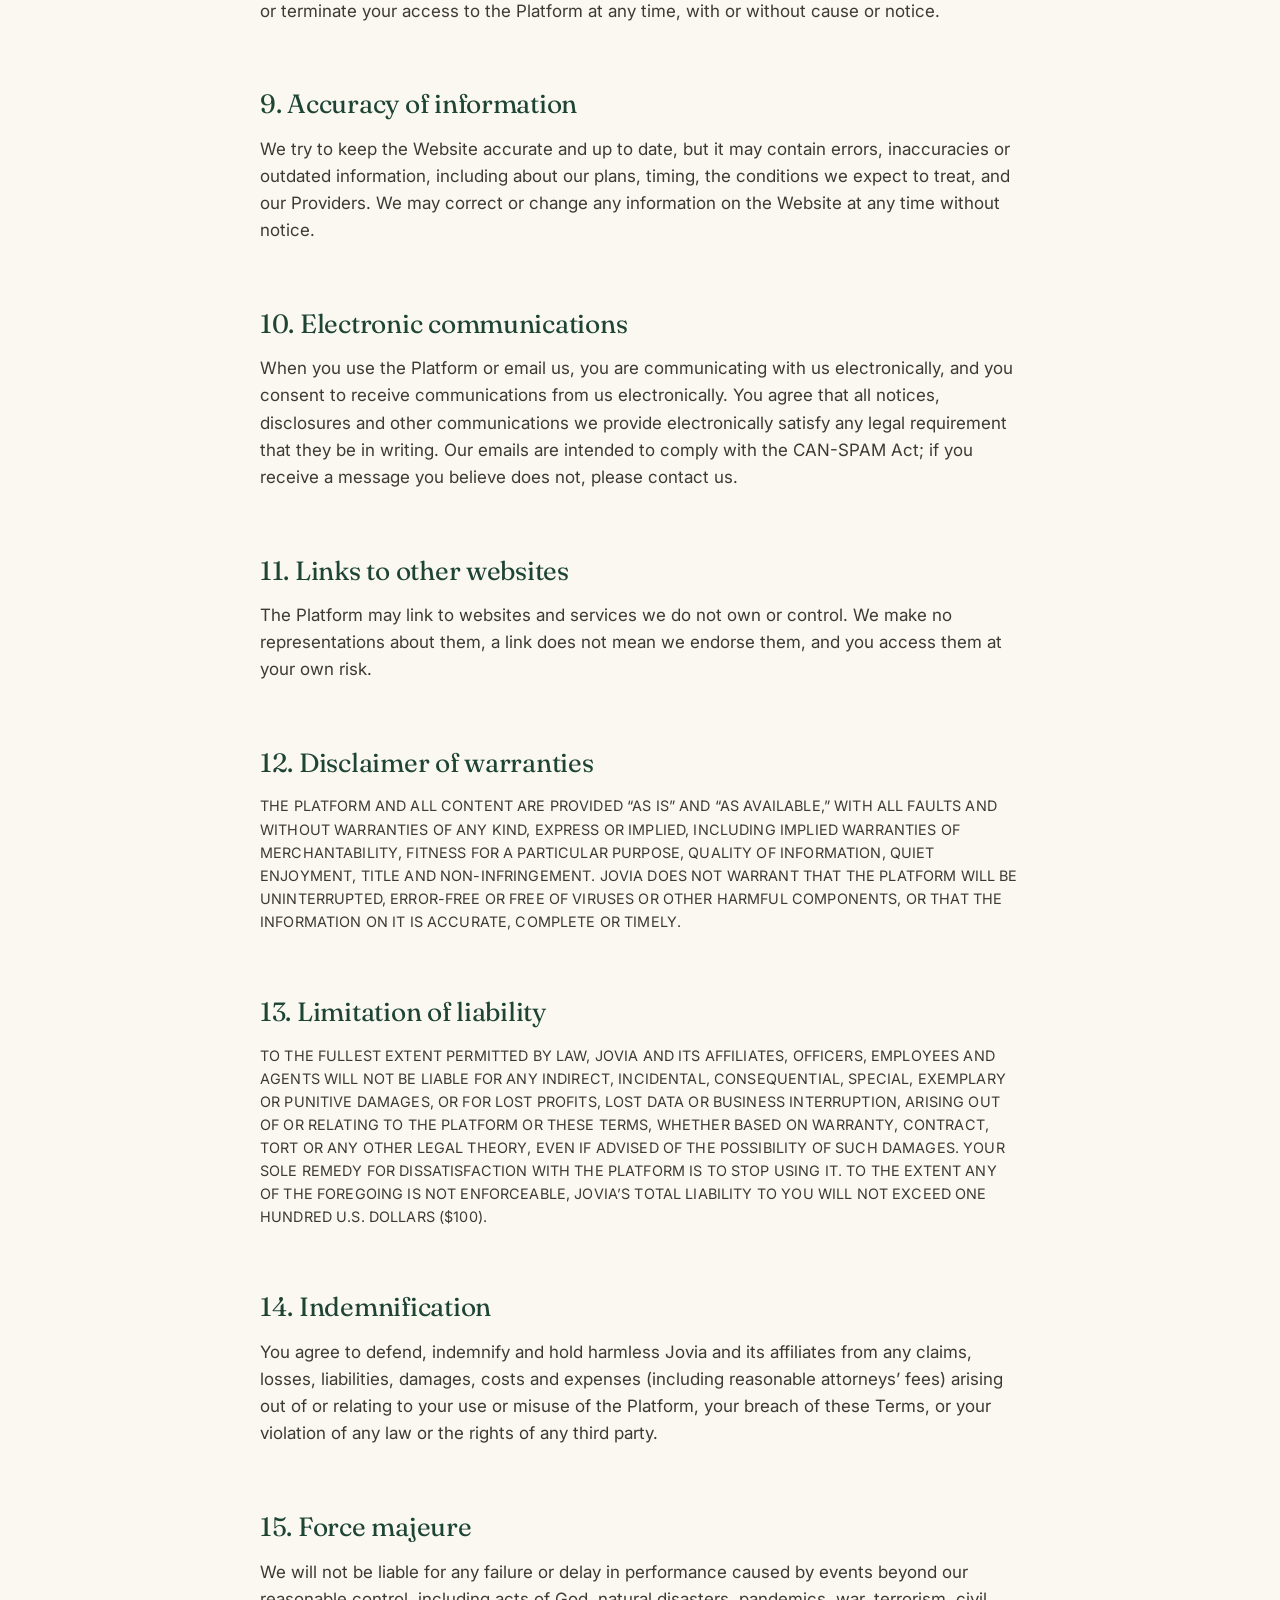
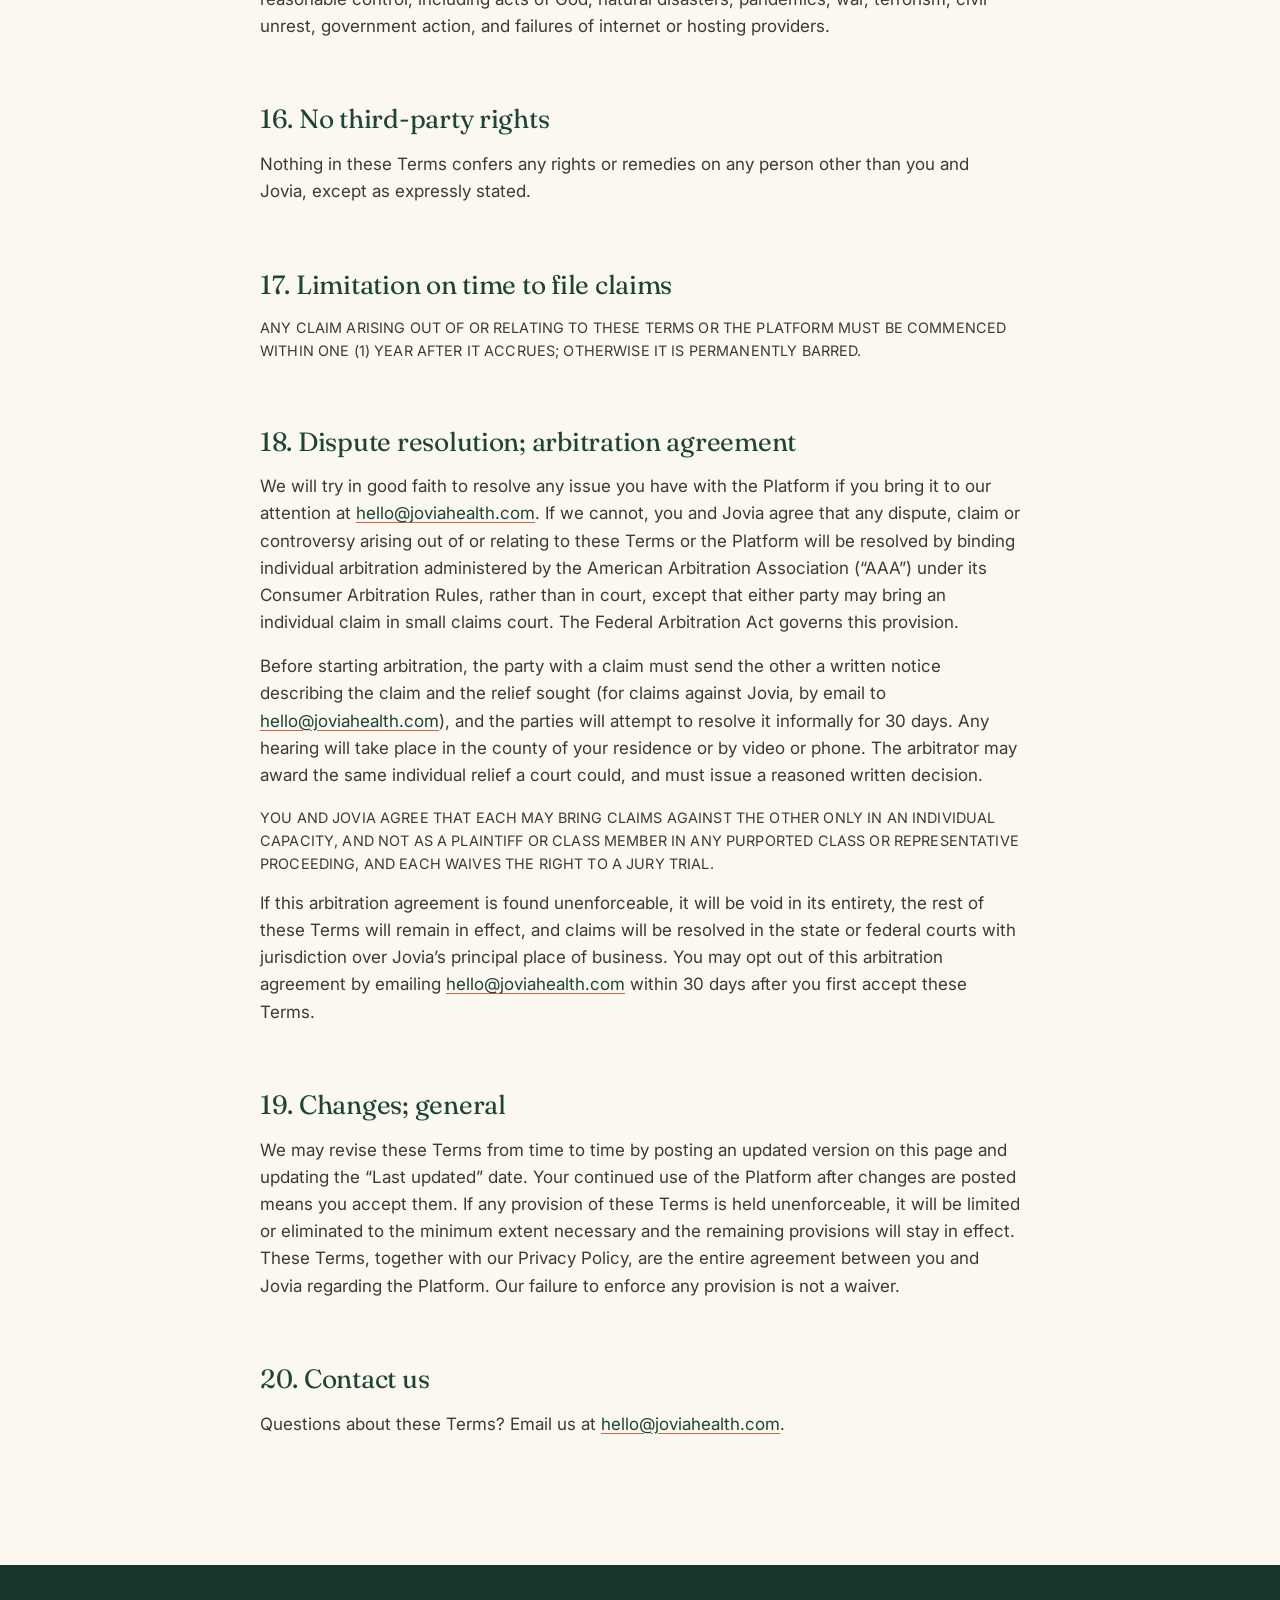
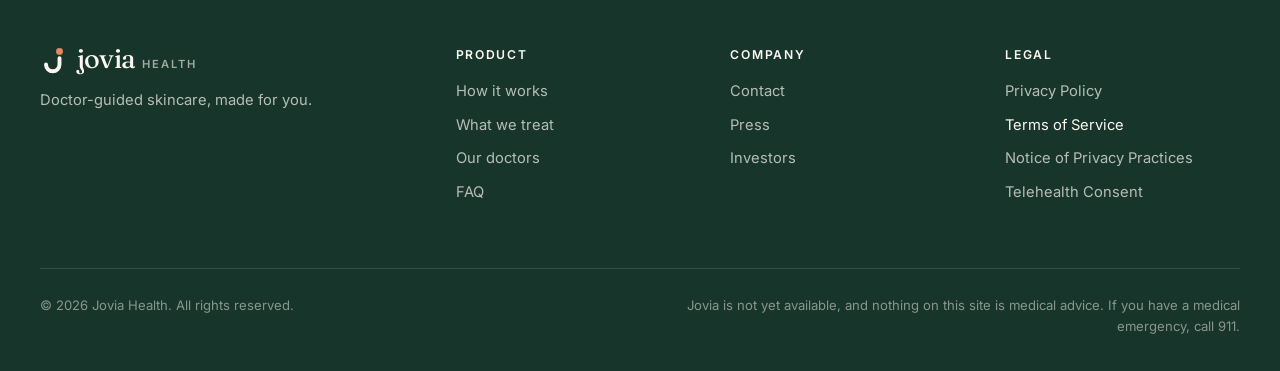
<file: terms/index.html>
<!doctype html>
<html lang="en">
<head>
  <meta charset="utf-8">
  <meta name="viewport" content="width=device-width, initial-scale=1, viewport-fit=cover">
  <title>Terms of Service · Jovia Health</title>
  <meta name="description" content="The terms that govern your use of joviahealth.com, the Jovia Health waitlist and, once available, the Jovia Derm platform.">
  <link rel="canonical" href="https://joviahealth.com/terms/">
  <meta name="theme-color" content="#1E4434">
  <meta property="og:type" content="website">
  <meta property="og:site_name" content="Jovia Health">
  <meta property="og:title" content="Terms of Service · Jovia Health">
  <meta property="og:description" content="The terms that govern your use of joviahealth.com, the Jovia Health waitlist and, once available, the Jovia Derm platform.">
  <meta property="og:url" content="https://joviahealth.com/terms/">
  <meta property="og:image" content="https://joviahealth.com/assets/og-image.jpg">
  <link rel="icon" href="/favicon.svg" type="image/svg+xml">
  <link rel="icon" href="/favicon-32.png" sizes="32x32" type="image/png">
  <link rel="apple-touch-icon" href="/apple-touch-icon.png">
  <link rel="manifest" href="/site.webmanifest">
  <link rel="preconnect" href="https://fonts.googleapis.com">
  <link rel="preconnect" href="https://fonts.gstatic.com" crossorigin>
  <link href="https://fonts.googleapis.com/css2?family=Fraunces:ital,opsz,wght@0,9..144,300..600;1,9..144,300..500&family=Inter:wght@400;500;600&display=swap" rel="stylesheet">
  <link rel="stylesheet" href="/styles.css">
</head>
<body class="legal-page">
<a class="skip" href="#main">Skip to content</a>

<header class="nav is-scrolled" id="top">
  <div class="nav__inner">
    <a class="brand" href="/" aria-label="Jovia Health home">
      <svg class="brand__mark" viewBox="0 0 40 40" aria-hidden="true"><circle cx="26" cy="8.5" r="4.6" fill="var(--clay)"/><path d="M26 17.5v8.5a9 9 0 0 1-18 0" stroke="currentColor" stroke-width="5.2" stroke-linecap="round" fill="none"/></svg>
      <span class="brand__word">jovia</span><span class="brand__tag">health</span>
    </a>
    <nav class="nav__links" aria-label="Primary">
      <a href="/#how">How it works</a>
      <a href="/#conditions">What we treat</a>
      <a href="/#doctors">Our doctors</a>
      <a href="/#faq">FAQ</a>
    </nav>
    <a class="btn btn--small btn--dark" href="/#waitlist">Join the waitlist</a>
  </div>
</header>

<main id="main" class="legal">
  <article class="legal__inner">
    <p class="eyebrow">Legal</p>
    <h1 class="legal__title">Terms of Service</h1>
    <p class="legal__meta">Last updated: October 10, 2026</p>
    <div class="legal__note"><p><strong>Jovia is not live yet.</strong> Today joviahealth.com is a pre-launch site where you can learn about Jovia Derm and join a waitlist. No medical services or products are offered or sold on the site yet. These terms will be updated, and you will be asked to accept them, before you can use Jovia Derm.</p></div>

    <p>Please read these Terms of Service (&ldquo;Terms&rdquo;) carefully. They govern your access to and use of the Jovia Health (&ldquo;Jovia,&rdquo; &ldquo;we,&rdquo; &ldquo;us,&rdquo; and &ldquo;our&rdquo;) website at <a href="https://joviahealth.com">joviahealth.com</a> (the &ldquo;Website&rdquo;), our waitlist, and, once available, the Jovia Derm application and related services (together with the Website, the &ldquo;Platform&rdquo;). By using the Platform you agree to these Terms and to our <a href="/privacy-policy/">Privacy Policy</a>. If you do not agree, do not use the Platform.</p>
    <p><strong>Binding arbitration.</strong> These Terms provide that disputes between you and Jovia will be resolved by BINDING ARBITRATION on an individual basis, and you agree to give up your right to go to court, including in a class action. Please review Section 18 for details.</p>

    <h2>1. Jovia does not provide medical care or advice</h2>
    <p>Jovia is a technology company, not a medical practice, and does not provide medical advice, diagnosis or treatment. When the Platform launches, clinical services will be provided by independent, licensed health care providers (each, a &ldquo;Provider&rdquo;) through affiliated, physician-owned medical practices (each, a &ldquo;Practice&rdquo;). Jovia will not employ or supervise Providers or control their clinical judgment. Medical decisions, including whether to prescribe any treatment, are made solely by your Provider.</p>
    <p>Content on the Website, including descriptions of skin conditions, ingredients and treatments, is for general information only. It is not medical advice and is not a substitute for care from a qualified health care professional. We encourage everyone to maintain a relationship with a local primary care provider.</p>

    <h2>2. Not for emergencies</h2>
    <p>The Platform is not for medical emergencies or urgent situations. If you think you may be experiencing a medical emergency, call 911 or go to the nearest emergency room immediately. Never disregard or delay seeking professional medical advice because of something you read on the Platform.</p>

    <h2>3. The waitlist</h2>
    <p>Joining the waitlist is free and does not create a patient relationship with any Provider, an account, or any obligation on you or on us. Joining does not guarantee that Jovia will become available in your state, on any particular date, or at any particular price, and we may change or discontinue our plans at any time. We may contact you at the email address you provide about Jovia&rsquo;s launch and related updates, as described in our <a href="/privacy-policy/">Privacy Policy</a>, and you can ask to be removed at any time.</p>

    <h2>4. Eligibility and availability</h2>
    <p>You must be at least 18 years old to join the waitlist or use the Platform. Jovia operates subject to state and federal regulations; when it launches, the Services will be available only to individuals located in U.S. states where they are offered. Accessing the Platform from jurisdictions where its content is illegal is prohibited.</p>

    <h2>5. Privacy</h2>
    <p>Information you provide in connection with the Platform is governed by our <a href="/privacy-policy/">Privacy Policy</a>, which is incorporated into these Terms. Once the Services launch, health information you provide to a Practice will also be governed by the Practice&rsquo;s <a href="/notice-of-privacy-practices/">Notice of Privacy Practices</a>, and receiving care will require your agreement to the <a href="/telehealth-consent/">Telehealth Consent</a>.</p>

    <h2>6. Future services, prescriptions and payments</h2>
    <p>Nothing is offered for sale on the Website today. When Jovia Derm launches, certain products will require a valid prescription from a Provider following a consultation, and will be offered only if the Provider determines they are appropriate for you. Pricing, subscription, billing, cancellation and refund terms will be presented to you before you purchase anything, and you will be asked to agree to them at that time. Jovia is not an insurer and does not offer insurance products.</p>

    <h2>7. Ownership of the Platform</h2>
    <p>The Platform and its contents, including text, graphics, photographs, video, logos, the Jovia and Jovia Derm names, software and the design and arrangement of the Website (the &ldquo;Content&rdquo;), are owned by Jovia or its licensors and are protected by U.S. and international copyright, trademark and other intellectual property laws.</p>
    <p>We grant you a limited, revocable, non-exclusive, non-transferable license to view the Website for your personal, non-commercial use. You must not reproduce, distribute, modify, create derivative works of, publicly display, republish, or commercially exploit any Content without our prior written consent, except that your browser may cache pages and you may print a reasonable number of pages for your own personal, non-commercial use. All rights not expressly granted are reserved.</p>

    <h2>8. Acceptable use</h2>
    <p>You agree not to:</p>
    <ul>
      <li>provide false information, sign up anyone else without their permission, or impersonate any person or entity;</li>
      <li>access or attempt to access data or systems you are not authorized to access, or probe, scan or test the vulnerability of the Platform or breach its security or authentication measures;</li>
      <li>use any robot, scraper or other automated means to access the Platform or submit forms, except as needed for accessibility (if you need an accommodation, contact <a href="mailto:hello@joviahealth.com">hello@joviahealth.com</a>);</li>
      <li>interfere with the proper working of the Platform, or transmit viruses or other harmful code; or</li>
      <li>use the Platform in violation of any applicable law or these Terms.</li>
    </ul>
    <p>Violations of system or network security may result in civil or criminal liability. We may suspend or terminate your access to the Platform at any time, with or without cause or notice.</p>

    <h2>9. Accuracy of information</h2>
    <p>We try to keep the Website accurate and up to date, but it may contain errors, inaccuracies or outdated information, including about our plans, timing, the conditions we expect to treat, and our Providers. We may correct or change any information on the Website at any time without notice.</p>

    <h2>10. Electronic communications</h2>
    <p>When you use the Platform or email us, you are communicating with us electronically, and you consent to receive communications from us electronically. You agree that all notices, disclosures and other communications we provide electronically satisfy any legal requirement that they be in writing. Our emails are intended to comply with the CAN-SPAM Act; if you receive a message you believe does not, please contact us.</p>

    <h2>11. Links to other websites</h2>
    <p>The Platform may link to websites and services we do not own or control. We make no representations about them, a link does not mean we endorse them, and you access them at your own risk.</p>

    <h2>12. Disclaimer of warranties</h2>
    <p class="legal__caps">THE PLATFORM AND ALL CONTENT ARE PROVIDED &ldquo;AS IS&rdquo; AND &ldquo;AS AVAILABLE,&rdquo; WITH ALL FAULTS AND WITHOUT WARRANTIES OF ANY KIND, EXPRESS OR IMPLIED, INCLUDING IMPLIED WARRANTIES OF MERCHANTABILITY, FITNESS FOR A PARTICULAR PURPOSE, QUALITY OF INFORMATION, QUIET ENJOYMENT, TITLE AND NON-INFRINGEMENT. JOVIA DOES NOT WARRANT THAT THE PLATFORM WILL BE UNINTERRUPTED, ERROR-FREE OR FREE OF VIRUSES OR OTHER HARMFUL COMPONENTS, OR THAT THE INFORMATION ON IT IS ACCURATE, COMPLETE OR TIMELY.</p>

    <h2>13. Limitation of liability</h2>
    <p class="legal__caps">TO THE FULLEST EXTENT PERMITTED BY LAW, JOVIA AND ITS AFFILIATES, OFFICERS, EMPLOYEES AND AGENTS WILL NOT BE LIABLE FOR ANY INDIRECT, INCIDENTAL, CONSEQUENTIAL, SPECIAL, EXEMPLARY OR PUNITIVE DAMAGES, OR FOR LOST PROFITS, LOST DATA OR BUSINESS INTERRUPTION, ARISING OUT OF OR RELATING TO THE PLATFORM OR THESE TERMS, WHETHER BASED ON WARRANTY, CONTRACT, TORT OR ANY OTHER LEGAL THEORY, EVEN IF ADVISED OF THE POSSIBILITY OF SUCH DAMAGES. YOUR SOLE REMEDY FOR DISSATISFACTION WITH THE PLATFORM IS TO STOP USING IT. TO THE EXTENT ANY OF THE FOREGOING IS NOT ENFORCEABLE, JOVIA&rsquo;S TOTAL LIABILITY TO YOU WILL NOT EXCEED ONE HUNDRED U.S. DOLLARS ($100).</p>

    <h2>14. Indemnification</h2>
    <p>You agree to defend, indemnify and hold harmless Jovia and its affiliates from any claims, losses, liabilities, damages, costs and expenses (including reasonable attorneys&rsquo; fees) arising out of or relating to your use or misuse of the Platform, your breach of these Terms, or your violation of any law or the rights of any third party.</p>

    <h2>15. Force majeure</h2>
    <p>We will not be liable for any failure or delay in performance caused by events beyond our reasonable control, including acts of God, natural disasters, pandemics, war, terrorism, civil unrest, government action, and failures of internet or hosting providers.</p>

    <h2>16. No third-party rights</h2>
    <p>Nothing in these Terms confers any rights or remedies on any person other than you and Jovia, except as expressly stated.</p>

    <h2>17. Limitation on time to file claims</h2>
    <p class="legal__caps">ANY CLAIM ARISING OUT OF OR RELATING TO THESE TERMS OR THE PLATFORM MUST BE COMMENCED WITHIN ONE (1) YEAR AFTER IT ACCRUES; OTHERWISE IT IS PERMANENTLY BARRED.</p>

    <h2>18. Dispute resolution; arbitration agreement</h2>
    <p>We will try in good faith to resolve any issue you have with the Platform if you bring it to our attention at <a href="mailto:hello@joviahealth.com">hello@joviahealth.com</a>. If we cannot, you and Jovia agree that any dispute, claim or controversy arising out of or relating to these Terms or the Platform will be resolved by binding individual arbitration administered by the American Arbitration Association (&ldquo;AAA&rdquo;) under its Consumer Arbitration Rules, rather than in court, except that either party may bring an individual claim in small claims court. The Federal Arbitration Act governs this provision.</p>
    <p>Before starting arbitration, the party with a claim must send the other a written notice describing the claim and the relief sought (for claims against Jovia, by email to <a href="mailto:hello@joviahealth.com">hello@joviahealth.com</a>), and the parties will attempt to resolve it informally for 30 days. Any hearing will take place in the county of your residence or by video or phone. The arbitrator may award the same individual relief a court could, and must issue a reasoned written decision.</p>
    <p class="legal__caps">YOU AND JOVIA AGREE THAT EACH MAY BRING CLAIMS AGAINST THE OTHER ONLY IN AN INDIVIDUAL CAPACITY, AND NOT AS A PLAINTIFF OR CLASS MEMBER IN ANY PURPORTED CLASS OR REPRESENTATIVE PROCEEDING, AND EACH WAIVES THE RIGHT TO A JURY TRIAL.</p>
    <p>If this arbitration agreement is found unenforceable, it will be void in its entirety, the rest of these Terms will remain in effect, and claims will be resolved in the state or federal courts with jurisdiction over Jovia&rsquo;s principal place of business. You may opt out of this arbitration agreement by emailing <a href="mailto:hello@joviahealth.com">hello@joviahealth.com</a> within 30 days after you first accept these Terms.</p>

    <h2>19. Changes; general</h2>
    <p>We may revise these Terms from time to time by posting an updated version on this page and updating the &ldquo;Last updated&rdquo; date. Your continued use of the Platform after changes are posted means you accept them. If any provision of these Terms is held unenforceable, it will be limited or eliminated to the minimum extent necessary and the remaining provisions will stay in effect. These Terms, together with our Privacy Policy, are the entire agreement between you and Jovia regarding the Platform. Our failure to enforce any provision is not a waiver.</p>

    <h2>20. Contact us</h2>
    <p>Questions about these Terms? Email us at <a href="mailto:hello@joviahealth.com">hello@joviahealth.com</a>.</p>

  </article>
</main>

<footer class="footer">
  <div class="wrap footer__grid">
    <div class="footer__brand">
      <a class="brand brand--light" href="/" aria-label="Jovia Health home">
        <svg class="brand__mark" viewBox="0 0 40 40" aria-hidden="true"><circle cx="26" cy="8.5" r="4.6" fill="var(--clay-2)"/><path d="M26 17.5v8.5a9 9 0 0 1-18 0" stroke="currentColor" stroke-width="5.2" stroke-linecap="round" fill="none"/></svg>
        <span class="brand__word">jovia</span><span class="brand__tag">health</span>
      </a>
      <p>Doctor-guided skincare, made for you.</p>
    </div>
    <nav class="footer__col" aria-label="Product"><h3>Product</h3><a href="/#how">How it works</a><a href="/#conditions">What we treat</a><a href="/#doctors">Our doctors</a><a href="/#faq">FAQ</a></nav>
    <nav class="footer__col" aria-label="Company"><h3>Company</h3><a href="mailto:hello@joviahealth.com">Contact</a><a href="mailto:press@joviahealth.com">Press</a><a href="/#investors">Investors</a></nav>
    <nav class="footer__col" aria-label="Legal"><h3>Legal</h3><a href="/privacy-policy/">Privacy Policy</a><a href="/terms/" aria-current="page">Terms of Service</a><a href="/notice-of-privacy-practices/">Notice of Privacy Practices</a><a href="/telehealth-consent/">Telehealth Consent</a></nav>
  </div>
  <div class="wrap footer__base">
    <p>&copy; 2026 Jovia Health. All rights reserved.</p>
    <p class="footer__disclaimer">Jovia is not yet available, and nothing on this site is medical advice. If you have a medical emergency, call 911.</p>
  </div>
</footer>
</body>
</html>
</file>
<file: styles.css>
:root{
  --green:#1E4434; --green-2:#2C5C47; --green-3:#3E7A5E; --sage:#A9BFA8;
  --clay:#C8693F; --clay-2:#E08A5E; --clay-soft:#F2D3C0;
  --oat:#F3ECE1; --cream:#FBF8F2; --sand:#E9DFCF;
  --ink:#23221F; --muted:#615C53; --line:rgba(35,34,31,.12);
  --logo-knock:var(--cream);
  --serif:"Fraunces",ui-serif,Georgia,serif; --sans:"Inter",ui-sans-serif,system-ui,-apple-system,"Segoe UI",sans-serif;
  --r:22px; --r-lg:34px; --shadow:0 30px 60px -30px rgba(30,68,52,.35),0 8px 24px -12px rgba(35,34,31,.12);
  --ease:cubic-bezier(.2,.7,.2,1);
}
*,*::before,*::after{box-sizing:border-box}
html{scroll-behavior:smooth;-webkit-text-size-adjust:100%}
body{margin:0;font-family:var(--sans);color:var(--ink);background:var(--cream);font-size:17px;line-height:1.6;-webkit-font-smoothing:antialiased;text-rendering:optimizeLegibility;overflow-x:hidden}
img,video,svg{display:block;max-width:100%}
a{color:inherit}
h1,h2,h3{margin:0;font-weight:400}
p{margin:0}
ul,ol{margin:0;padding:0;list-style:none}
figure{margin:0}
.sr-only{position:absolute!important;width:1px;height:1px;padding:0;margin:-1px;overflow:hidden;clip:rect(0,0,0,0);white-space:nowrap;border:0}
.skip{position:absolute;left:12px;top:-60px;background:var(--green);color:#fff;padding:10px 16px;border-radius:10px;z-index:100;transition:top .2s}
.skip:focus{top:12px}
:focus-visible{outline:2.5px solid var(--clay);outline-offset:3px;border-radius:6px}
.wrap{width:min(1200px,100% - 48px);margin-inline:auto}

/* type */
.display{text-wrap:balance;font-family:var(--serif);font-weight:350;font-size:clamp(2.6rem,5.2vw,4.75rem);line-height:1.02;letter-spacing:-.025em;font-variation-settings:"opsz" 144}
.display em,.h2 em{font-style:italic;font-weight:300;color:var(--green-2)}
.h2{text-wrap:balance;font-family:var(--serif);font-weight:350;font-size:clamp(2rem,3.8vw,3.3rem);line-height:1.08;letter-spacing:-.02em;font-variation-settings:"opsz" 120}
.h2--light{color:var(--cream)} .h2--light em{color:var(--clay-soft)}
.lede{font-size:clamp(1.05rem,1.4vw,1.2rem);color:var(--muted);max-width:34em;margin-top:22px}
.body{color:var(--muted);max-width:36em}
.body--light{color:rgba(251,248,242,.78)}
.eyebrow{display:inline-flex;align-items:center;gap:10px;font-size:.78rem;font-weight:600;letter-spacing:.14em;text-transform:uppercase;color:var(--clay);margin-bottom:18px}
.eyebrow--light{color:var(--clay-2)}
.link{color:var(--green);text-decoration-color:var(--clay);text-underline-offset:3px}
.pulse{width:8px;height:8px;border-radius:50%;background:var(--clay);box-shadow:0 0 0 0 rgba(200,105,63,.5);animation:pulse 2.2s infinite}
@keyframes pulse{70%{box-shadow:0 0 0 10px rgba(200,105,63,0)}100%{box-shadow:0 0 0 0 rgba(200,105,63,0)}}

/* buttons */
.btn{--bg:var(--green);--fg:var(--cream);position:relative;display:inline-flex;align-items:center;justify-content:center;gap:8px;height:54px;padding:0 26px;border-radius:999px;border:0;background:var(--bg);color:var(--fg);font:600 .98rem/1 var(--sans);text-decoration:none;cursor:pointer;overflow:hidden;isolation:isolate;transition:transform .35s var(--ease),box-shadow .35s var(--ease)}
.btn::before{content:"";position:absolute;inset:0;z-index:-1;background:radial-gradient(120px 80px at var(--mx,50%) var(--my,50%),rgba(255,255,255,.28),transparent 70%);opacity:0;transition:opacity .3s}
.btn:hover{transform:translateY(-2px);box-shadow:0 14px 30px -12px rgba(30,68,52,.55)}
.btn:hover::before{opacity:1}
.btn:active{transform:translateY(0)}
.btn--small{height:42px;padding:0 18px;font-size:.9rem}
.btn--dark{--bg:var(--green)}
.btn--clay{--bg:var(--clay)}
.btn--cream{--bg:var(--cream);--fg:var(--green)}
.btn__spinner{display:none;width:18px;height:18px;border-radius:50%;border:2px solid rgba(255,255,255,.4);border-top-color:#fff;animation:spin .8s linear infinite}
@keyframes spin{to{transform:rotate(360deg)}}
.is-loading .btn__spinner{display:block}.is-loading .btn__label{opacity:.6}

/* nav */
.nav{position:fixed;inset:0 0 auto;z-index:50;padding:14px 0;transition:background .35s,box-shadow .35s,padding .35s}
.nav.is-scrolled{background:rgba(251,248,242,.82);backdrop-filter:saturate(1.4) blur(14px);-webkit-backdrop-filter:saturate(1.4) blur(14px);box-shadow:0 1px 0 var(--line);padding:8px 0}
.nav__inner{width:min(1200px,100% - 48px);margin-inline:auto;display:flex;align-items:center;justify-content:space-between;gap:24px}
.nav__links{display:flex;gap:30px;font-size:.93rem;color:var(--muted)}
.nav__links a{text-decoration:none;position:relative;padding:6px 0;transition:color .25s}
.nav__links a::after{content:"";position:absolute;left:0;right:0;bottom:0;height:1.5px;background:var(--clay);transform:scaleX(0);transform-origin:right;transition:transform .35s var(--ease)}
.nav__links a:hover{color:var(--ink)}
.nav__links a:hover::after{transform:scaleX(1);transform-origin:left}
.brand{display:inline-flex;align-items:baseline;gap:7px;text-decoration:none;color:var(--green)}
.brand__mark{width:30px;height:30px;align-self:center;transition:transform .5s var(--ease)}
.brand:hover .brand__mark{transform:rotate(-8deg) scale(1.06)}
.brand__word{font-family:var(--serif);font-size:1.7rem;font-weight:450;letter-spacing:-.03em;line-height:1}
.brand__tag{font-size:.7rem;font-weight:600;letter-spacing:.18em;text-transform:uppercase;color:var(--muted)}
.brand--light{color:var(--cream)} .brand--light .brand__tag{color:rgba(251,248,242,.6)}

/* hero */
.hero{position:relative;padding:150px 0 90px;overflow:hidden;background:linear-gradient(180deg,var(--oat) 0%,var(--cream) 100%)}
.hero__bg{position:absolute;inset:0;pointer-events:none;overflow:hidden}
.blob{position:absolute;border-radius:50%;filter:blur(60px);opacity:.55;animation:drift 18s ease-in-out infinite alternate}
.blob--a{width:520px;height:520px;background:radial-gradient(circle,#F0C3A6,transparent 65%);top:-140px;right:8%}
.blob--b{width:460px;height:460px;background:radial-gradient(circle,#BFD3BE,transparent 65%);bottom:-160px;left:-120px;animation-duration:22s}
.blob--c{width:300px;height:300px;background:radial-gradient(circle,#F6DEC7,transparent 65%);top:30%;left:38%;animation-duration:26s}
@keyframes drift{0%{transform:translate(0,0) scale(1)}50%{transform:translate(40px,-30px) scale(1.08)}100%{transform:translate(-30px,25px) scale(.95)}}
.hero__grid{position:relative;display:grid;grid-template-columns:1.05fr .95fr;gap:64px;align-items:center}
.waitlist{margin-top:34px;max-width:520px}
.waitlist__field{display:flex;gap:6px;padding:6px;background:#fff;border:1px solid var(--line);border-radius:999px;box-shadow:0 18px 40px -24px rgba(30,68,52,.4);transition:box-shadow .3s,border-color .3s}
.waitlist__field:focus-within{border-color:var(--green-3);box-shadow:0 0 0 4px rgba(62,122,94,.14),0 18px 40px -24px rgba(30,68,52,.4)}
.waitlist input{flex:1;min-width:0;border:0;background:transparent;padding:0 18px;font:inherit;font-size:1rem;color:var(--ink);outline:none}
.waitlist input::placeholder{color:#9B958A}
.waitlist__note{font-size:.84rem;color:var(--muted);margin:12px 0 0 20px}
.waitlist__error{font-size:.86rem;color:#A23A1C;margin:8px 0 0 20px;min-height:0}
.waitlist__error:empty{display:none}
.waitlist__success{display:none;align-items:center;gap:14px;padding:16px 20px;border-radius:20px;background:#fff;border:1px solid rgba(62,122,94,.25);box-shadow:0 18px 40px -24px rgba(30,68,52,.4)}
.waitlist__success svg{width:34px;height:34px;flex:none;fill:var(--green);stroke:var(--cream);stroke-width:2;stroke-linecap:round;stroke-linejoin:round}
.waitlist__success svg path{stroke-dasharray:20;stroke-dashoffset:20}
.waitlist__success strong{display:block;font-family:var(--serif);font-weight:500;font-size:1.15rem;color:var(--green)}
.waitlist__success span{font-size:.92rem;color:var(--muted)}
.waitlist.is-done .waitlist__field,.waitlist.is-done .waitlist__note{display:none}
.waitlist.is-done .waitlist__success{display:flex;animation:pop .6s var(--ease) both}
.waitlist.is-done .waitlist__success svg path{animation:draw .6s .25s var(--ease) forwards}
@keyframes pop{from{opacity:0;transform:translateY(10px) scale(.97)}}
@keyframes draw{to{stroke-dashoffset:0}}
.hero__points{display:flex;flex-wrap:wrap;gap:10px 26px;margin-top:30px;font-size:.92rem;color:var(--muted)}
.hero__points li{display:flex;align-items:center;gap:8px}
.hero__points svg{width:18px;height:18px;fill:none;stroke:var(--green-3);stroke-width:2.2;stroke-linecap:round;stroke-linejoin:round}
.hero__media{position:relative}
.hero__frame{position:relative;aspect-ratio:4/5;border-radius:var(--r-lg);overflow:hidden;box-shadow:var(--shadow);background:var(--sand) url(/assets/img/hero-poster.jpg) center/cover}
.hero__frame::after{content:"";position:absolute;inset:0;background:linear-gradient(180deg,transparent 55%,rgba(30,68,52,.35));pointer-events:none}
.hero__video{width:100%;height:100%;object-fit:cover;transform:scale(1.04)}
.video-toggle{position:absolute;right:16px;bottom:16px;z-index:2;width:40px;height:40px;border-radius:50%;border:0;background:rgba(251,248,242,.85);backdrop-filter:blur(6px);display:grid;place-items:center;cursor:pointer;transition:transform .3s var(--ease)}
.video-toggle:hover{transform:scale(1.08)}
.video-toggle svg{width:18px;height:18px;fill:var(--green)}
.video-toggle .i-play{display:none}
.video-toggle[aria-pressed="true"] .i-play{display:block}.video-toggle[aria-pressed="true"] .i-pause{display:none}
.float-card{position:absolute;display:flex;flex-direction:column;gap:4px;padding:16px 18px;background:rgba(255,255,255,.9);backdrop-filter:blur(10px);border-radius:18px;box-shadow:0 24px 48px -20px rgba(30,68,52,.35);border:1px solid rgba(255,255,255,.7);animation:bob 7s ease-in-out infinite}
.float-card__k{font-size:.72rem;letter-spacing:.12em;text-transform:uppercase;color:var(--muted);font-weight:600}
.float-card__v{font-family:var(--serif);font-size:1.05rem;color:var(--green)}
.float-card--rx{left:-48px;top:14%;width:210px}
.float-card__bars{display:grid;gap:6px;margin-top:8px}
.float-card__bars i{display:block;height:6px;border-radius:6px;background:linear-gradient(90deg,var(--green-3),var(--clay-2));width:var(--w);animation:grow 2.4s var(--ease) both}
.float-card__bars i:nth-child(2){animation-delay:.2s}.float-card__bars i:nth-child(3){animation-delay:.4s}
@keyframes grow{from{width:0}}
.float-card--doc{right:-28px;bottom:12%;flex-direction:row;align-items:center;gap:12px;animation-delay:-3s}
.float-card--doc>span:last-child{display:flex;flex-direction:column}
.avatar{width:40px;height:40px;border-radius:50%;background:var(--clay-soft);display:grid;place-items:center}
.avatar svg{width:22px;height:22px;fill:none;stroke:var(--clay);stroke-width:2;stroke-linecap:round}
@keyframes bob{50%{translate:0 -10px}}

/* marquee */
.marquee{overflow:hidden;background:var(--green);color:var(--cream);padding:20px 0;border-block:1px solid rgba(255,255,255,.06)}
.marquee__track{display:flex;width:max-content;gap:34px;align-items:center;animation:marquee 38s linear infinite;font-family:var(--serif);font-size:1.6rem;font-style:italic;font-weight:300}
.marquee__track i{font-style:normal;color:var(--clay-2);font-size:1rem}
@keyframes marquee{to{transform:translateX(-50%)}}

/* sections */
.section{padding:clamp(80px,11vw,140px) 0;position:relative}
.section__head{max-width:760px;margin-bottom:60px}
.section__head--split{max-width:none;display:grid;grid-template-columns:1.2fr .8fr;gap:60px;align-items:end}
.section__head--center{margin-inline:auto;text-align:center}
.steps{display:grid;grid-template-columns:repeat(3,1fr);gap:28px;counter-reset:s}
.step{position:relative;background:#fff;border-radius:var(--r);padding:14px 14px 30px;border:1px solid var(--line);transition:transform .5s var(--ease),box-shadow .5s var(--ease)}
.step:hover{transform:translateY(-6px);box-shadow:var(--shadow)}
.step__img{aspect-ratio:16/11;border-radius:14px;overflow:hidden;margin-bottom:24px}
.step__img img{width:100%;height:100%;object-fit:cover;transition:transform 1.2s var(--ease)}
.step:hover .step__img img{transform:scale(1.06)}
.step__n{display:inline-block;margin:0 16px 10px;font-size:.78rem;font-weight:600;letter-spacing:.14em;color:var(--clay)}
.step h3{font-family:var(--serif);font-size:1.6rem;margin:0 16px 10px;letter-spacing:-.01em;color:var(--green)}
.step p{margin:0 16px;color:var(--muted);font-size:.98rem}

.formula{background:var(--oat)}
.formula__grid{display:grid;grid-template-columns:1fr 1fr;gap:80px;align-items:center}
.formula__visual{position:relative;aspect-ratio:1/1;border-radius:var(--r-lg);overflow:hidden;background:#D9CEBD;box-shadow:var(--shadow)}
.formula__img{width:100%;height:100%;object-fit:cover}
.ticks{margin-top:30px;display:grid;gap:14px}
.ticks li{position:relative;padding-left:34px;font-weight:500}
.ticks li::before{content:"";position:absolute;left:0;top:3px;width:22px;height:22px;border-radius:50%;background:var(--green) url("data:image/svg+xml,%3Csvg xmlns='http://www.w3.org/2000/svg' viewBox='0 0 20 20' fill='none' stroke='%23FBF8F2' stroke-width='2.4' stroke-linecap='round' stroke-linejoin='round'%3E%3Cpath d='M5 10.5l3 3L15 7'/%3E%3C/svg%3E") center/14px no-repeat}

.cond-grid{display:grid;grid-template-columns:repeat(3,1fr);gap:1px;background:var(--line);border:1px solid var(--line);border-radius:var(--r);overflow:hidden}
.cond{background:var(--cream);padding:36px 32px;transition:background .4s}
.cond:hover{background:#fff}
.cond__icon{display:grid;place-items:center;width:52px;height:52px;border-radius:16px;background:var(--oat);margin-bottom:22px;transition:transform .5s var(--ease),background .4s}
.cond:hover .cond__icon{transform:rotate(-6deg) scale(1.06);background:var(--clay-soft)}
.cond__icon svg{width:28px;height:28px;fill:none;stroke:var(--green);stroke-width:1.8;stroke-linecap:round;stroke-linejoin:round}
.cond h3{font-family:var(--serif);font-size:1.4rem;color:var(--green);margin-bottom:8px}
.cond p{color:var(--muted);font-size:.96rem}
.people{display:grid;grid-template-columns:.8fr 1.2fr 1fr;gap:24px;margin-top:60px;align-items:stretch}
.people__item{border-radius:var(--r);overflow:hidden;min-height:320px;background:var(--sand)}
.people__item img{width:100%;height:100%;object-fit:cover;transition:transform 1.4s var(--ease)}
.people__item:hover img{transform:scale(1.05)}
.people__item--tall img{object-position:center 30%}
.people__quote{border-radius:var(--r);padding:38px;background:linear-gradient(140deg,var(--clay) 0%,#B65A33 100%);color:var(--cream);display:flex;flex-direction:column;justify-content:flex-end;gap:14px}
.people__quote p{font-family:var(--serif);font-size:clamp(1.6rem,2.4vw,2.1rem);line-height:1.12;letter-spacing:-.01em}
.people__quote em{font-weight:300}
.people__quote span{font-size:.94rem;opacity:.85}

.doctors{background:var(--green);color:var(--cream);overflow:hidden}
.doctors__bg{position:absolute;inset:-10%;background:radial-gradient(600px 400px at 85% 10%,rgba(224,138,94,.22),transparent 60%),radial-gradient(500px 500px at 5% 95%,rgba(169,191,168,.18),transparent 60%);background-repeat:no-repeat;animation:bgshift 16s ease-in-out infinite alternate}
@keyframes bgshift{to{transform:translate(-4%,3%) scale(1.05)}}
.doctors__grid{position:relative;display:grid;grid-template-columns:1.1fr .9fr;gap:70px;align-items:center}
.pillars{display:grid;grid-template-columns:repeat(3,1fr);gap:26px;margin-top:44px}
.pillar svg{width:30px;height:30px;fill:none;stroke:var(--clay-2);stroke-width:1.7;stroke-linecap:round;stroke-linejoin:round;margin-bottom:14px}
.pillar h3{font-family:var(--serif);font-size:1.18rem;margin-bottom:6px}
.pillar p{font-size:.9rem;color:rgba(251,248,242,.7)}
.doctors__media{position:relative}
.doctors__frame{aspect-ratio:4/5;border-radius:var(--r-lg);overflow:hidden;box-shadow:0 40px 80px -30px rgba(0,0,0,.5)}
.doctors__frame video{width:100%;height:100%;object-fit:cover;filter:saturate(.8) sepia(.12)}
.badge-card{position:absolute;left:-30px;bottom:30px;display:flex;align-items:center;gap:12px;padding:14px 18px;border-radius:16px;background:var(--cream);color:var(--ink);box-shadow:0 24px 48px -18px rgba(0,0,0,.4);animation:bob 7s ease-in-out infinite}
.badge-card b{display:block;font-size:.95rem;color:var(--green)} .badge-card small{font-size:.8rem;color:var(--muted)}
.badge-card__dot{width:12px;height:12px;border-radius:50%;background:#3E9B6A;box-shadow:0 0 0 5px rgba(62,155,106,.2)}

.investors{background:var(--cream)}
.logos{display:grid;grid-template-columns:repeat(3,1fr);gap:1px;background:var(--line);border:1px solid var(--line);border-radius:var(--r);overflow:hidden;--logo:#4A4740}
.logo{display:flex;align-items:center;justify-content:center;gap:9px;min-height:110px;padding:20px;background:var(--cream);color:#7A766D;filter:grayscale(1);transition:background .35s,color .35s;font-size:1.22rem;white-space:nowrap;text-align:center}
.logo:hover{background:#fff;color:var(--ink)}
.logo--yc{--logo-knock:var(--cream);font-weight:600;font-size:1.25rem;letter-spacing:-.01em}
.logo--yc:hover{--logo-knock:#fff}
.logo--yc svg{width:30px;height:30px}
.logo--serif{font-family:var(--serif);font-weight:500;font-size:1.42rem;letter-spacing:-.01em}
.logo--italic{font-style:italic;font-weight:400}
.logo--caps{text-transform:uppercase;letter-spacing:.2em;font-weight:600;font-size:.95rem}
.logo--wide{letter-spacing:.32em;font-weight:500}
.logo--sans{font-weight:500;letter-spacing:-.02em}
.logo--sans b{font-weight:800}
.logo--light{font-weight:300;letter-spacing:-.01em}.logo--light b{font-weight:600;margin-left:.25em}
.angels__label{text-align:center;margin:56px 0 26px;font-size:.8rem;letter-spacing:.14em;text-transform:uppercase;color:var(--muted);font-weight:600}
.angels{display:grid;grid-template-columns:repeat(4,1fr);gap:14px}
.angel{display:flex;flex-direction:column;gap:2px;padding:18px 22px;border:1px solid var(--line);border-radius:16px;background:#fff;transition:transform .4s var(--ease),border-color .4s}
.angel:hover{transform:translateY(-3px);border-color:rgba(200,105,63,.4)}
.angel b{font-family:var(--serif);font-weight:500;font-size:1.12rem;color:var(--ink)}
.angel span{font-size:.88rem;color:var(--muted)}

.faq{background:var(--oat)}
.faq__grid{display:grid;grid-template-columns:.8fr 1.2fr;gap:80px;align-items:start}
.faq__grid>div:first-child{position:sticky;top:110px}
.faq__grid .body{margin-top:20px}
.qa{border-bottom:1px solid var(--line)}
.qa:first-child{border-top:1px solid var(--line)}
.qa summary{list-style:none;cursor:pointer;display:flex;justify-content:space-between;align-items:center;gap:20px;padding:26px 4px;font-family:var(--serif);font-size:1.3rem;color:var(--green);transition:color .25s}
.qa summary::-webkit-details-marker{display:none}
.qa summary:hover{color:var(--clay)}
.qa__plus{position:relative;flex:none;width:34px;height:34px;border-radius:50%;border:1px solid var(--line);transition:transform .4s var(--ease),background .3s}
.qa__plus::before,.qa__plus::after{content:"";position:absolute;left:50%;top:50%;width:12px;height:1.6px;background:currentColor;translate:-50% -50%;transition:transform .4s var(--ease)}
.qa__plus::after{transform:rotate(90deg)}
.qa[open] .qa__plus{background:var(--green);color:var(--cream);transform:rotate(180deg)}
.qa[open] .qa__plus::after{transform:rotate(0)}
.qa__a{overflow:hidden}
.qa__a p{padding:0 4px 26px;color:var(--muted);max-width:40em}

.cta{padding:0 0 clamp(80px,10vw,120px);background:var(--oat)}
.cta__card{position:relative;overflow:hidden;border-radius:var(--r-lg);padding:clamp(56px,8vw,100px) 32px;text-align:center;background:var(--green);display:flex;flex-direction:column;align-items:center;gap:18px}
.cta__glow{position:absolute;inset:-40%;background:conic-gradient(from 0deg,transparent 0deg,rgba(224,138,94,.35) 60deg,transparent 140deg,rgba(169,191,168,.3) 220deg,transparent 300deg);animation:spin 22s linear infinite;filter:blur(40px)}
.cta__card>*:not(.cta__glow){position:relative}
.cta__card .btn{margin-top:12px}

.footer{background:#17352A;color:rgba(251,248,242,.7);padding:80px 0 34px;font-size:.92rem}
.footer__grid{display:grid;grid-template-columns:1.6fr 1fr 1fr 1fr;gap:40px}
.footer__brand p{margin-top:14px;max-width:22em}
.footer__col{display:flex;flex-direction:column;gap:10px}
.footer__col h3{font-size:.76rem;letter-spacing:.14em;text-transform:uppercase;color:var(--cream);font-weight:600;margin-bottom:6px}
.footer__col a{text-decoration:none;transition:color .2s}
.footer__col a:hover{color:var(--clay-2)}
.footer__base{display:flex;justify-content:space-between;gap:24px;margin-top:64px;padding-top:26px;border-top:1px solid rgba(251,248,242,.12);font-size:.82rem;color:rgba(251,248,242,.5)}
.footer__disclaimer{max-width:46em;text-align:right}

/* reveal */
.js .reveal{opacity:0;transform:translateY(26px);transition:opacity .9s var(--ease),transform .9s var(--ease);transition-delay:calc(var(--d,0) * 90ms)}
.js .reveal[data-delay="1"]{--d:1}.js .reveal[data-delay="2"]{--d:2}.js .reveal[data-delay="3"]{--d:3}.js .reveal[data-delay="4"]{--d:4}
.js .reveal.is-in{opacity:1;transform:none}
[data-parallax]{will-change:transform}

/* responsive */
@media (max-width:1080px){
  .nav__links{display:none}
  .hero__grid,.formula__grid,.doctors__grid,.faq__grid,.section__head--split{grid-template-columns:1fr;gap:48px}
  .hero__media{max-width:560px;margin-inline:auto;width:100%}
  .float-card--rx{left:-12px}.float-card--doc{right:-8px}
  .faq__grid>div:first-child{position:static}
  .badge-card{left:16px}
}
@media (max-width:820px){
  body{font-size:16px}
  .steps,.cond-grid,.pillars{grid-template-columns:1fr}
  .logos{grid-template-columns:repeat(2,1fr)}
  .logo{min-height:88px;font-size:1.05rem}.logo--caps{font-size:.8rem;letter-spacing:.14em}.logo--serif{font-size:1.2rem}
  .angels{grid-template-columns:1fr 1fr}
  .people{grid-template-columns:1fr 1fr}
  .people__quote{grid-column:1/-1}
  .footer__grid{grid-template-columns:1fr 1fr}
  .footer__brand{grid-column:1/-1}
  .footer__base{flex-direction:column}.footer__disclaimer{text-align:left}
}
@media (max-width:520px){
  .wrap,.nav__inner{width:calc(100% - 36px)}
  .hero{padding:118px 0 64px}
  .nav .btn--small{height:38px;padding:0 14px;font-size:.84rem}
  .brand__tag{display:none}
  .waitlist__field{flex-direction:column;border-radius:24px;padding:8px}
  .waitlist input{height:48px}
  .waitlist .btn{width:100%}
  .waitlist__note{margin-left:8px}
  .hero__frame{aspect-ratio:4/4.4}
  .float-card--rx{top:auto;bottom:-22px;left:10px;width:180px}
  .float-card--doc{display:none}
  .angels{grid-template-columns:1fr}
  .people{grid-template-columns:1fr}
  .people__item{min-height:260px}
  .people__item--tall{display:none}
  .qa summary{font-size:1.12rem}
  .marquee__track{font-size:1.3rem}
}
@media (prefers-reduced-motion:reduce){
  html{scroll-behavior:auto}
  *,*::before,*::after{animation-duration:.001ms!important;animation-iteration-count:1!important;transition-duration:.001ms!important}
  .js .reveal{opacity:1;transform:none}
  [data-parallax]{transform:none!important}
  .marquee__track{animation:none}
}

.h2 + .body,.h2 + .ticks{margin-top:22px}
.cond__icon svg{stroke-width:2}
.people__item{position:relative}
.people__item img{position:absolute;inset:0}
@media (max-width:820px){
  .logo{white-space:normal;padding:16px 12px}
  .logo:last-child:nth-child(odd){grid-column:1/-1}
}
@media (max-width:520px){
  .logo{font-size:.95rem;min-height:76px}
  .logo--serif{font-size:1.08rem}
  .logo--caps{font-size:.72rem;letter-spacing:.12em}
  .logo--wide{letter-spacing:.18em}
  .logo--yc svg{width:24px;height:24px}
  .float-card--rx{width:170px;padding:12px 14px}
}
@media (max-width:820px){ .cond-grid{grid-template-columns:repeat(2,1fr)} }
@media (max-width:520px){
  .cond{padding:24px 18px}
  .cond__icon{width:44px;height:44px;margin-bottom:14px}
  .cond h3{font-size:1.15rem}
  .cond p{font-size:.86rem}
  .angels{grid-template-columns:1fr 1fr;gap:10px}
  .angel{padding:14px 14px}
  .angel b{font-size:1rem}
  .angel span{font-size:.8rem}
}

/* legal pages */
.legal{padding:150px 0 110px}
.legal__inner{width:min(760px,100% - 48px);margin-inline:auto}
.legal__title{font-family:var(--serif);font-weight:350;font-size:clamp(2.4rem,4.6vw,3.6rem);line-height:1.05;letter-spacing:-.022em;font-variation-settings:"opsz" 144;text-wrap:balance}
.legal__meta{margin-top:14px;color:var(--muted);font-size:.92rem}
.legal__note{margin:34px 0 8px;padding:18px 22px;background:var(--oat);border:1px solid var(--line);border-left:3px solid var(--clay);border-radius:14px;color:var(--ink);font-size:.95rem}
.legal h2{font-family:var(--serif);font-weight:400;font-size:clamp(1.35rem,2.2vw,1.65rem);line-height:1.2;letter-spacing:-.01em;margin:2.4em 0 .6em;color:var(--green)}
.legal h3{font-size:1.02rem;font-weight:600;margin:1.6em 0 .4em}
.legal p{margin:0 0 1em;color:#3d3a35}
.legal ul{margin:0 0 1.2em;padding-left:1.3em;list-style:disc}
.legal li{margin:.45em 0;color:#3d3a35}
.legal li::marker{color:var(--clay)}
.legal a{color:var(--green);text-decoration-color:var(--clay);text-underline-offset:3px}
.legal__lead,.legal__caps{font-size:.9rem;letter-spacing:.01em}
.legal__lead{margin-top:30px!important;font-weight:600}
.footer__col a[aria-current="page"]{color:var(--cream)}
@media (max-width:720px){.legal{padding:110px 0 80px}.legal__inner{width:calc(100% - 36px)}}
.legal .legal__note p{margin:0}
</file>
